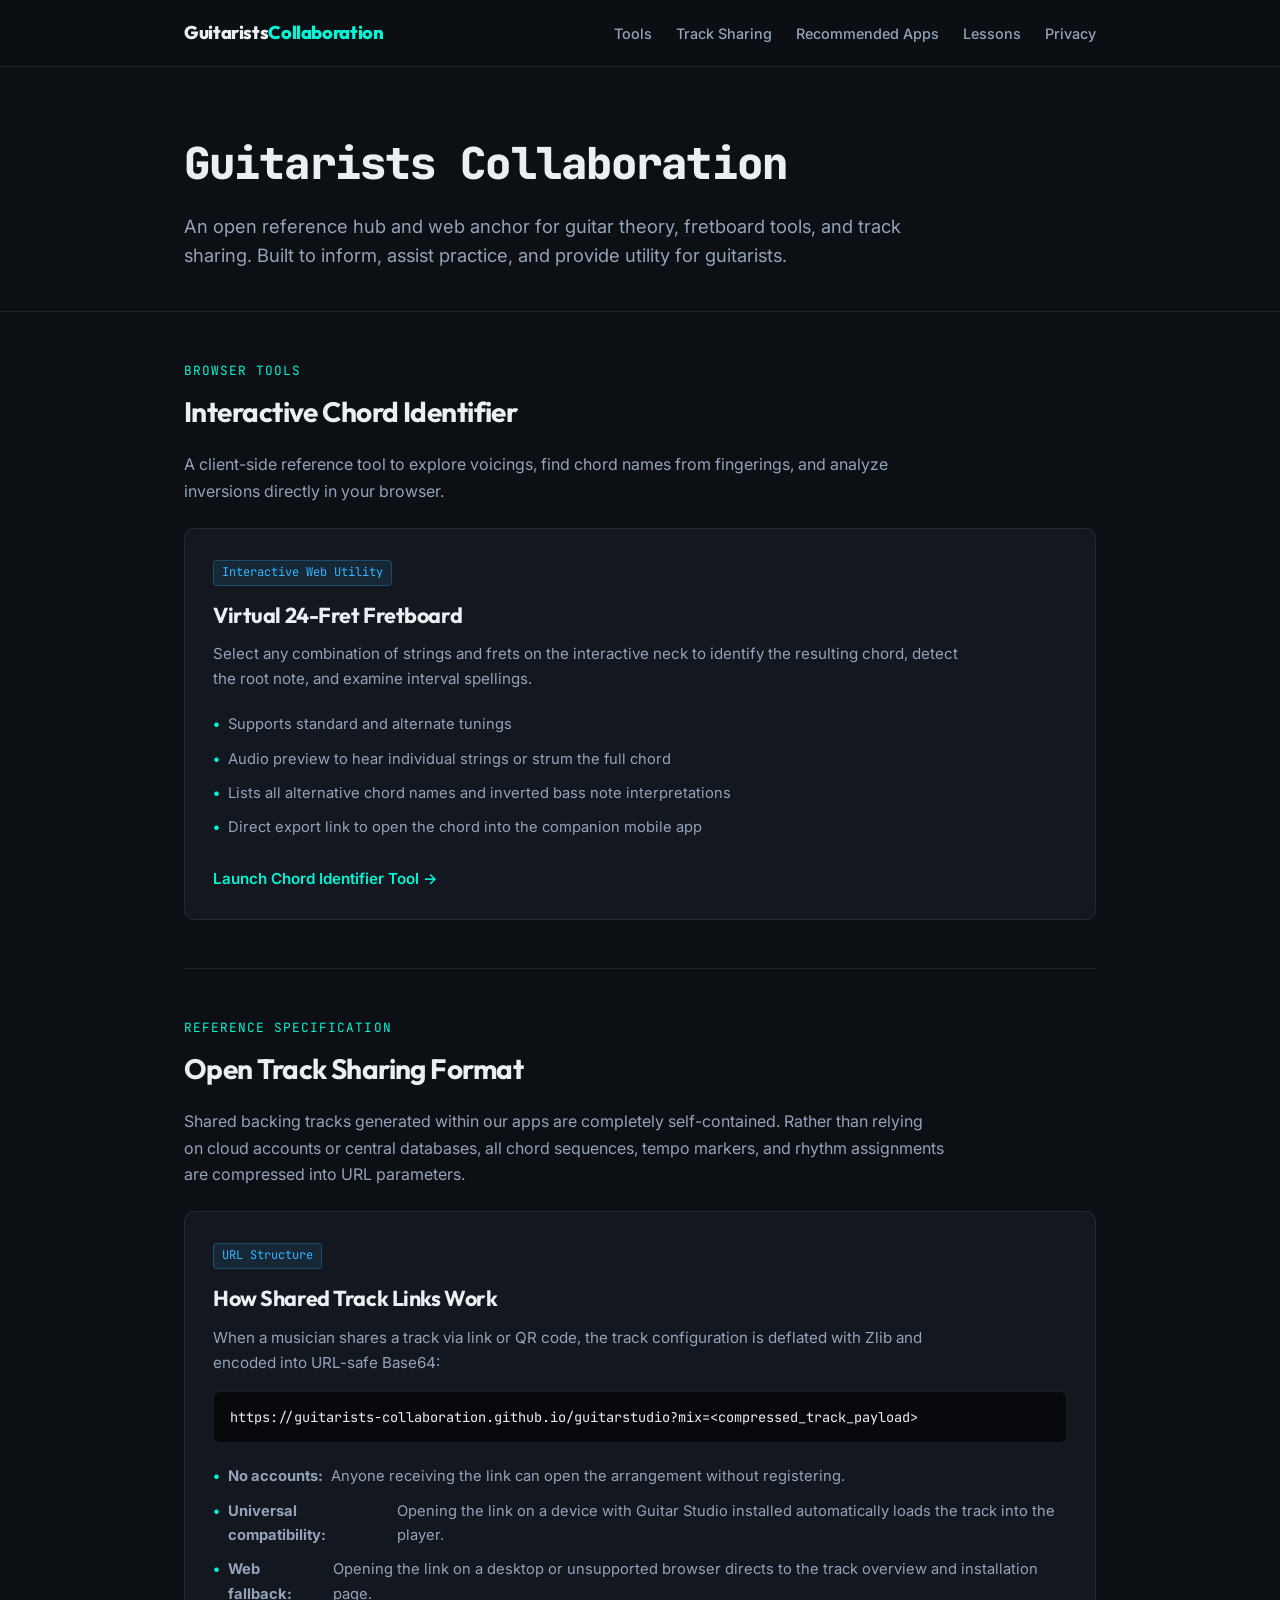
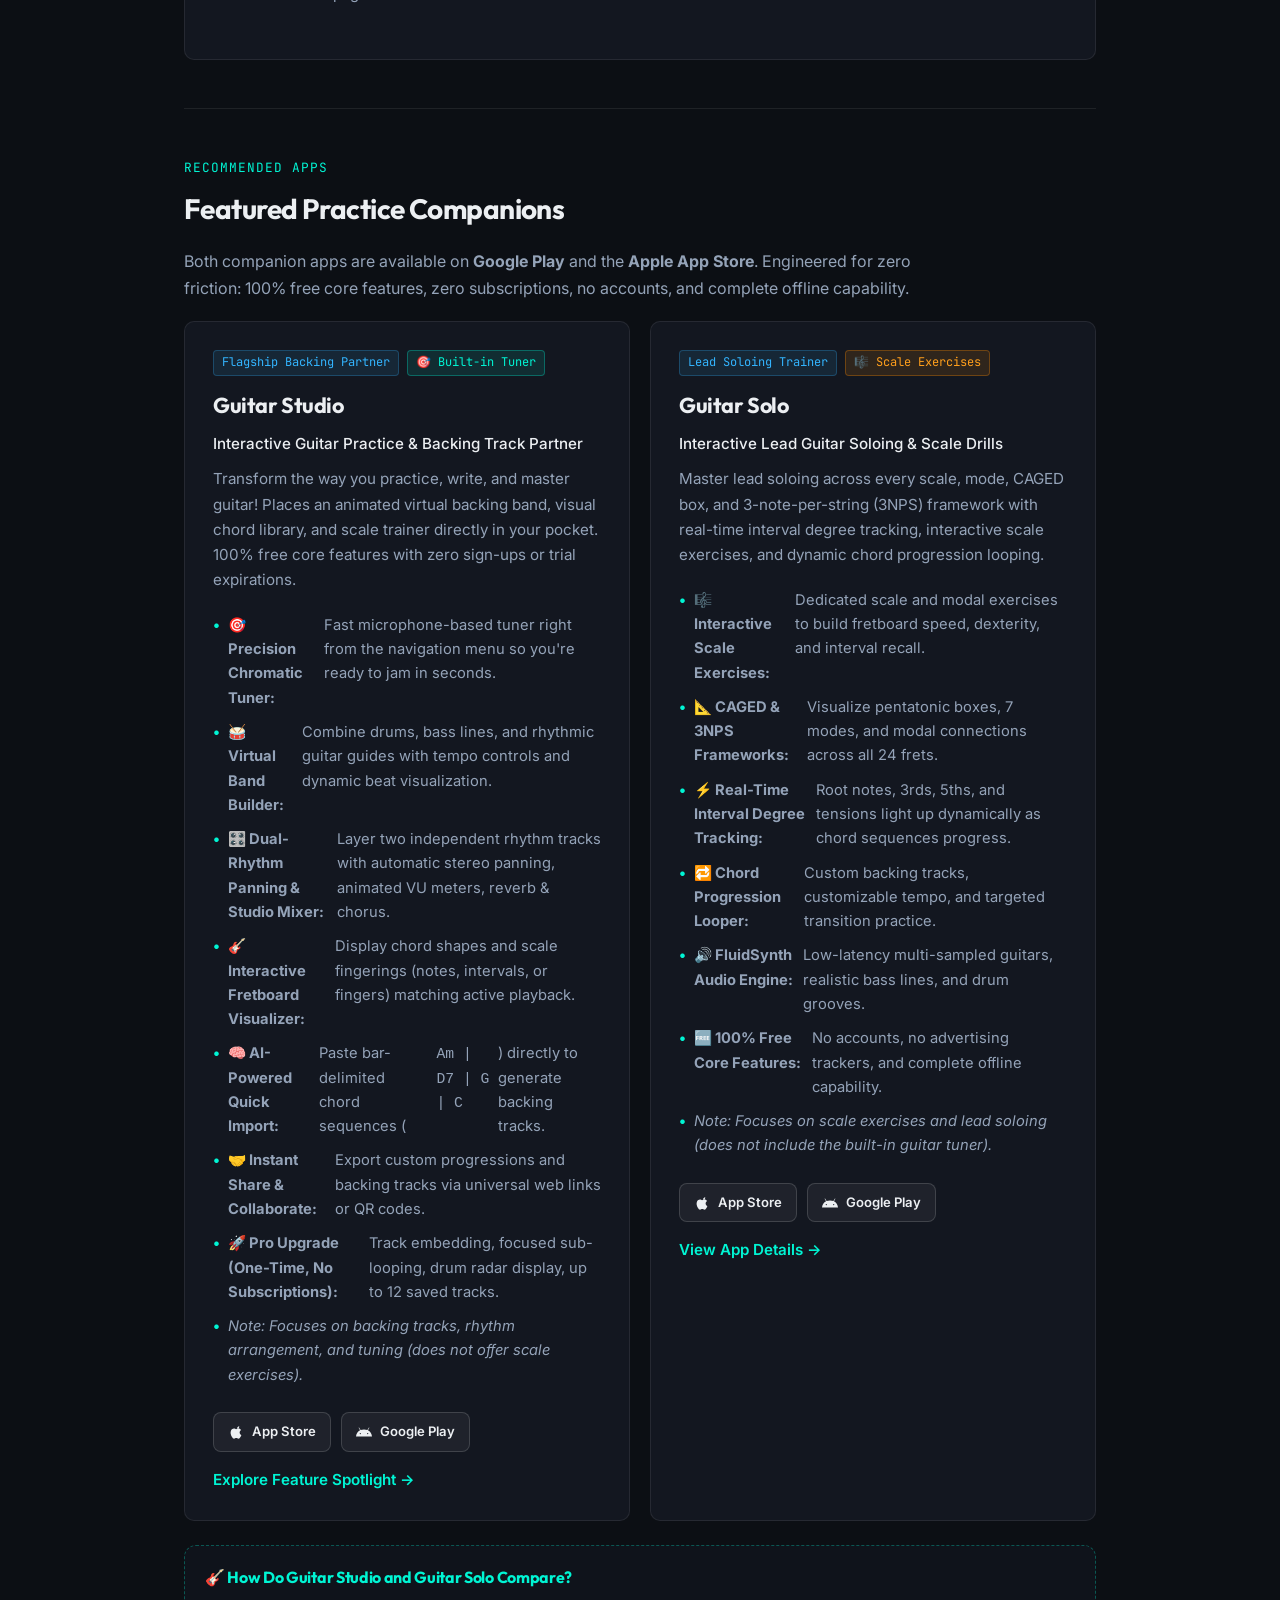
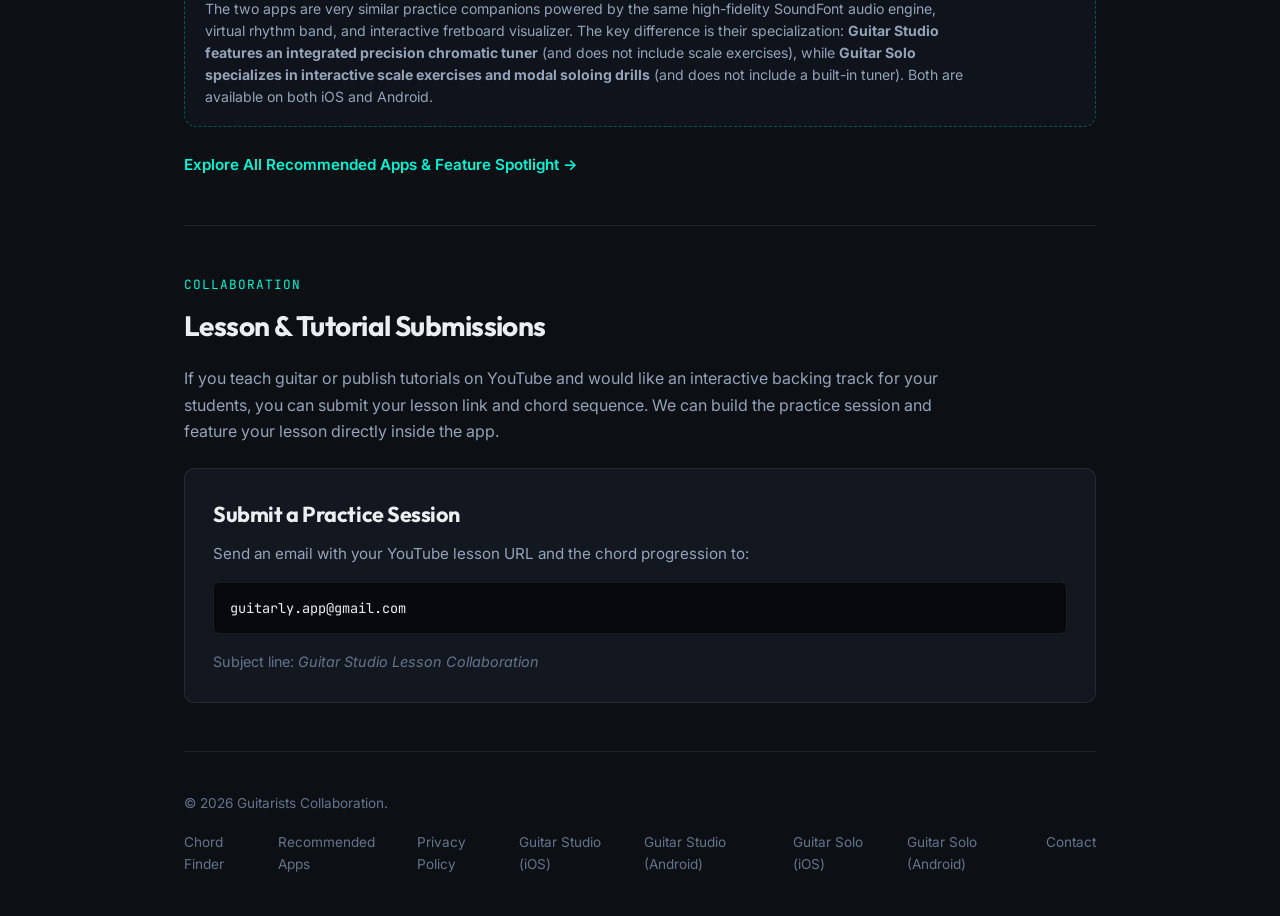
<file: index.html>
<!DOCTYPE html>
<html lang="en">
<head>
    <meta charset="UTF-8">
    <meta name="viewport" content="width=device-width, initial-scale=1.0">
    <title>Guitarists Collaboration | Reference & Practice Tools</title>
    <meta name="description" content="An open reference hub and tool repository for guitarists. Interactive chord finder, open track sharing formats, and mobile practice companion.">
    <meta name="apple-itunes-app" content="app-id=6811331524">
    <link rel="preconnect" href="https://fonts.googleapis.com">
    <link rel="preconnect" href="https://fonts.gstatic.com" crossorigin>
    <link href="https://fonts.googleapis.com/css2?family=Inter:wght@400;500;600;700&family=Outfit:wght@600;700;800&family=JetBrains+Mono:wght@400;500;600&display=swap" rel="stylesheet">
    <style>
        :root {
            --bg: #0c0f14;
            --surface: #131720;
            --surface-card: #181d28;
            --border: rgba(255, 255, 255, 0.08);
            --border-hover: rgba(0, 245, 212, 0.35);
            --teal: #00f5d4;
            --laser-blue: #33b5ff;
            --text-primary: #eceff2;
            --text-secondary: #94a3b8;
            --text-muted: #64748b;
        }

        * {
            box-sizing: border-box;
            margin: 0;
            padding: 0;
        }

        body {
            font-family: 'Inter', -apple-system, BlinkMacSystemFont, "Segoe UI", Roboto, sans-serif;
            background-color: var(--bg);
            color: var(--text-primary);
            line-height: 1.65;
            -webkit-font-smoothing: antialiased;
        }

        h1, h2, h3, h4 {
            font-family: 'Outfit', sans-serif;
            letter-spacing: -0.02em;
            color: var(--text-primary);
        }

        .mono {
            font-family: 'JetBrains Mono', monospace;
        }

        .container {
            max-width: 960px;
            margin: 0 auto;
            padding: 0 24px;
        }

        /* Navbar */
        .navbar {
            border-bottom: 1px solid var(--border);
            padding: 18px 0;
            background: rgba(12, 15, 20, 0.95);
            backdrop-filter: blur(10px);
            position: sticky;
            top: 0;
            z-index: 100;
        }

        .nav-inner {
            display: flex;
            justify-content: space-between;
            align-items: center;
        }

        .logo {
            font-family: 'Outfit', sans-serif;
            font-size: 1.15rem;
            font-weight: 800;
            text-decoration: none;
            color: var(--text-primary);
            letter-spacing: -0.02em;
        }

        .logo span {
            color: var(--teal);
        }

        .nav-links {
            display: flex;
            gap: 24px;
            list-style: none;
            align-items: center;
        }

        .nav-links a {
            color: var(--text-secondary);
            text-decoration: none;
            font-size: 0.9rem;
            font-weight: 500;
            transition: color 0.15s;
        }

        .nav-links a:hover {
            color: var(--teal);
        }

        /* Header / Intro */
        .page-header {
            padding: 60px 0 40px;
            border-bottom: 1px solid var(--border);
        }

        .page-header h1 {
            font-size: clamp(2rem, 4vw, 2.75rem);
            margin-bottom: 12px;
            font-weight: 800;
        }

        .page-header p {
            color: var(--text-secondary);
            font-size: 1.15rem;
            max-width: 720px;
            line-height: 1.6;
        }

        /* Content Sections */
        .resource-section {
            padding: 48px 0;
            border-bottom: 1px solid var(--border);
        }

        .section-label {
            font-size: 0.8rem;
            color: var(--teal);
            text-transform: uppercase;
            letter-spacing: 0.08em;
            margin-bottom: 8px;
            display: block;
        }

        .resource-section h2 {
            font-size: 1.75rem;
            margin-bottom: 16px;
        }

        .resource-section p {
            color: var(--text-secondary);
            font-size: 1rem;
            margin-bottom: 20px;
            max-width: 760px;
        }

        /* Resource Cards */
        .resource-card {
            background: var(--surface);
            border: 1px solid var(--border);
            border-radius: 10px;
            padding: 28px;
            margin-top: 24px;
            transition: border-color 0.15s;
        }

        .resource-card:hover {
            border-color: var(--border-hover);
        }

        .resource-card h3 {
            font-size: 1.35rem;
            margin-bottom: 8px;
            display: flex;
            align-items: center;
            gap: 10px;
        }

        .resource-card p {
            font-size: 0.95rem;
            color: var(--text-secondary);
            margin-bottom: 16px;
        }

        .resource-card ul {
            list-style: none;
            margin-bottom: 20px;
        }

        .resource-card li {
            font-size: 0.92rem;
            color: var(--text-secondary);
            padding: 5px 0;
            display: flex;
            align-items: baseline;
            gap: 8px;
        }

        .resource-card li::before {
            content: '•';
            color: var(--teal);
            font-weight: bold;
        }

        .code-block {
            background: #07090c;
            border: 1px solid var(--border);
            border-radius: 6px;
            padding: 14px 16px;
            font-size: 0.85rem;
            color: var(--text-primary);
            overflow-x: auto;
            margin-bottom: 16px;
        }

        .action-link {
            display: inline-flex;
            align-items: center;
            gap: 6px;
            color: var(--teal);
            text-decoration: none;
            font-weight: 600;
            font-size: 0.95rem;
            transition: gap 0.15s;
        }

        .action-link:hover {
            text-decoration: underline;
            gap: 10px;
        }

        /* Two-Column Utility Grid */
        .grid-two {
            display: grid;
            grid-template-columns: repeat(auto-fit, minmax(340px, 1fr));
            gap: 20px;
            margin-top: 20px;
        }

        .info-pill {
            display: inline-block;
            background: rgba(51, 181, 255, 0.1);
            color: var(--laser-blue);
            border: 1px solid rgba(51, 181, 255, 0.25);
            padding: 2px 8px;
            border-radius: 4px;
            font-size: 0.75rem;
            margin-bottom: 12px;
        }

        .info-pill.tuner-pill {
            background: rgba(0, 245, 212, 0.1);
            color: var(--teal);
            border-color: rgba(0, 245, 212, 0.3);
        }

        .info-pill.scale-pill {
            background: rgba(255, 140, 0, 0.12);
            color: #ff9f1c;
            border-color: rgba(255, 140, 0, 0.3);
        }

        .app-store-btns {
            display: flex;
            flex-wrap: wrap;
            gap: 10px;
            margin-top: 16px;
            margin-bottom: 14px;
        }

        .mini-store-btn {
            display: inline-flex;
            align-items: center;
            gap: 8px;
            background: rgba(255, 255, 255, 0.05);
            border: 1px solid rgba(255, 255, 255, 0.15);
            color: var(--text-primary);
            padding: 8px 14px;
            border-radius: 8px;
            font-size: 0.82rem;
            font-weight: 600;
            text-decoration: none;
            transition: all 0.2s ease;
        }

        .mini-store-btn:hover {
            background: rgba(255, 255, 255, 0.1);
            border-color: var(--teal);
            color: #ffffff;
            transform: translateY(-1px);
        }

        .mini-store-btn svg {
            width: 16px;
            height: 16px;
            fill: currentColor;
            flex-shrink: 0;
        }

        .comparison-card {
            background: rgba(19, 23, 32, 0.6);
            border: 1px dashed rgba(0, 245, 212, 0.3);
            border-radius: 12px;
            padding: 18px 20px;
            margin-top: 24px;
        }

        .comparison-card h4 {
            font-size: 1rem;
            color: var(--teal);
            margin-bottom: 8px;
            display: flex;
            align-items: center;
            gap: 8px;
        }

        .comparison-card p {
            font-size: 0.88rem;
            color: var(--text-secondary);
            margin-bottom: 0;
            line-height: 1.55;
        }

        /* Footer */
        footer {
            padding: 40px 0;
            color: var(--text-muted);
            font-size: 0.85rem;
        }

        .footer-inner {
            display: flex;
            justify-content: space-between;
            align-items: center;
            flex-wrap: wrap;
            gap: 16px;
        }

        .footer-links {
            display: flex;
            gap: 20px;
            list-style: none;
        }

        .footer-links a {
            color: var(--text-muted);
            text-decoration: none;
        }

        .footer-links a:hover {
            color: var(--text-secondary);
        }

        @media (max-width: 680px) {
            .nav-links {
                gap: 14px;
            }
            .grid-two {
                grid-template-columns: 1fr;
            }
        }
    </style>
</head>
<body>

    <!-- Top Navigation -->
    <nav class="navbar">
        <div class="container nav-inner">
            <a href="index.html" class="logo">
                Guitarists<span>Collaboration</span>
            </a>
            <ul class="nav-links">
                <li><a href="#tools">Tools</a></li>
                <li><a href="#sharing">Track Sharing</a></li>
                <li><a href="recommended-apps.html">Recommended Apps</a></li>
                <li><a href="#lessons">Lessons</a></li>
                <li><a href="privacy.html">Privacy</a></li>
            </ul>
        </div>
    </nav>

    <!-- Main Header -->
    <header class="page-header">
        <div class="container">
            <h1 class="mono">Guitarists Collaboration</h1>
            <p>
                An open reference hub and web anchor for guitar theory, fretboard tools, and track sharing. Built to inform, assist practice, and provide utility for guitarists.
            </p>
        </div>
    </header>

    <main class="container">

        <!-- 1. Interactive Browser Tools -->
        <section class="resource-section" id="tools">
            <span class="section-label mono">Browser Tools</span>
            <h2>Interactive Chord Identifier</h2>
            <p>
                A client-side reference tool to explore voicings, find chord names from fingerings, and analyze inversions directly in your browser.
            </p>

            <div class="resource-card">
                <span class="info-pill mono">Interactive Web Utility</span>
                <h3>Virtual 24-Fret Fretboard</h3>
                <p>
                    Select any combination of strings and frets on the interactive neck to identify the resulting chord, detect the root note, and examine interval spellings.
                </p>
                <ul>
                    <li>Supports standard and alternate tunings</li>
                    <li>Audio preview to hear individual strings or strum the full chord</li>
                    <li>Lists all alternative chord names and inverted bass note interpretations</li>
                    <li>Direct export link to open the chord into the companion mobile app</li>
                </ul>
                <a href="chord-identifier.html" class="action-link">
                    Launch Chord Identifier Tool &rarr;
                </a>
            </div>
        </section>

        <!-- 2. Track Sharing & Link Specifications -->
        <section class="resource-section" id="sharing">
            <span class="section-label mono">Reference Specification</span>
            <h2>Open Track Sharing Format</h2>
            <p>
                Shared backing tracks generated within our apps are completely self-contained. Rather than relying on cloud accounts or central databases, all chord sequences, tempo markers, and rhythm assignments are compressed into URL parameters.
            </p>

            <div class="resource-card">
                <span class="info-pill mono">URL Structure</span>
                <h3>How Shared Track Links Work</h3>
                <p>
                    When a musician shares a track via link or QR code, the track configuration is deflated with Zlib and encoded into URL-safe Base64:
                </p>
                <div class="code-block mono">
                    https://guitarists-collaboration.github.io/guitarstudio?mix=&lt;compressed_track_payload&gt;
                </div>
                <ul>
                    <li><strong>No accounts:</strong> Anyone receiving the link can open the arrangement without registering.</li>
                    <li><strong>Universal compatibility:</strong> Opening the link on a device with Guitar Studio installed automatically loads the track into the player.</li>
                    <li><strong>Web fallback:</strong> Opening the link on a desktop or unsupported browser directs to the track overview and installation page.</li>
                </ul>
            </div>
        </section>

        <!-- 3. Recommended Apps -->
        <section class="resource-section" id="apps">
            <span class="section-label mono">Recommended Apps</span>
            <h2>Featured Practice Companions</h2>
            <p>
                Both companion apps are available on <strong>Google Play</strong> and the <strong>Apple App Store</strong>. Engineered for zero friction: 100% free core features, zero subscriptions, no accounts, and complete offline capability.
            </p>

            <div class="grid-two">
                <!-- Guitar Studio Card -->
                <div class="resource-card" style="margin-top: 0;">
                    <div style="display: flex; gap: 8px; flex-wrap: wrap;">
                        <span class="info-pill mono">Flagship Backing Partner</span>
                        <span class="info-pill tuner-pill mono">🎯 Built-in Tuner</span>
                    </div>
                    <h3>Guitar Studio</h3>
                    <p style="font-weight: 500; color: var(--text-primary); margin-bottom: 10px;">
                        Interactive Guitar Practice & Backing Track Partner
                    </p>
                    <p>
                        Transform the way you practice, write, and master guitar! Places an animated virtual backing band, visual chord library, and scale trainer directly in your pocket. 100% free core features with zero sign-ups or trial expirations.
                    </p>
                    <ul>
                        <li><strong>🎯 Precision Chromatic Tuner:</strong> Fast microphone-based tuner right from the navigation menu so you're ready to jam in seconds.</li>
                        <li><strong>🥁 Virtual Band Builder:</strong> Combine drums, bass lines, and rhythmic guitar guides with tempo controls and dynamic beat visualization.</li>
                        <li><strong>🎛️ Dual-Rhythm Panning & Studio Mixer:</strong> Layer two independent rhythm tracks with automatic stereo panning, animated VU meters, reverb & chorus.</li>
                        <li><strong>🎸 Interactive Fretboard Visualizer:</strong> Display chord shapes and scale fingerings (notes, intervals, or fingers) matching active playback.</li>
                        <li><strong>🧠 AI-Powered Quick Import:</strong> Paste bar-delimited chord sequences (<code>Am | D7 | G | C</code>) directly to generate backing tracks.</li>
                        <li><strong>🤝 Instant Share & Collaborate:</strong> Export custom progressions and backing tracks via universal web links or QR codes.</li>
                        <li><strong>🚀 Pro Upgrade (One-Time, No Subscriptions):</strong> Track embedding, focused sub-looping, drum radar display, up to 12 saved tracks.</li>
                        <li><em>Note: Focuses on backing tracks, rhythm arrangement, and tuning (does not offer scale exercises).</em></li>
                    </ul>

                    <div class="app-store-btns">
                        <a href="https://apps.apple.com/app/id6811331524" class="mini-store-btn" target="_blank" rel="noopener">
                            <svg viewBox="0 0 24 24"><path d="M18.71 19.5c-.83 1.24-1.71 2.45-3.05 2.47-1.34.03-1.77-.79-3.29-.79-1.53 0-2 .77-3.27.82-1.31.05-2.3-1.32-3.14-2.53C4.25 17 2.94 12.45 4.7 9.39c.87-1.52 2.43-2.48 4.12-2.51 1.28-.02 2.5.87 3.29.87.78 0 2.26-1.07 3.81-.91.65.03 2.47.26 3.64 1.98-.09.06-2.17 1.28-2.15 3.81.03 3.02 2.65 4.03 2.68 4.04-.03.07-.42 1.44-1.38 2.83M15.97 6.38c.62-.75 1.04-1.8 0.92-2.85-.9.04-1.99.6-2.63 1.35-.57.65-1.06 1.72-.93 2.74 1.01.08 2.02-.49 2.64-1.24z"/></svg>
                            App Store
                        </a>
                        <a href="https://play.google.com/store/apps/details?id=g9.smt.guitarStudio" class="mini-store-btn" target="_blank" rel="noopener">
                            <svg viewBox="0 0 24 24"><path d="M17.523 15.3414c-.5511 0-.9993-.4486-.9993-.9997s.4482-.9993.9993-.9993c.551 0 .9993.4482.9993.9993.0001.5511-.4483.9997-.9993.9997m-11.046 0c-.5511 0-.9993-.4486-.9993-.9997s.4482-.9993.9993-.9993c.5511 0 .9993.4482.9993.9993 0 .5511-.4482.9997-.9993.9997m11.4045-6.02l1.9973-3.4592a.416.416 0 00-.1521-.5676.416.416 0 00-.5676.1521l-2.0223 3.503C15.5902 8.411 13.8533 8.082 12 8.082c-1.8533 0-3.5902.329-5.1368.8677L4.8409 5.4467a.4161.4161 0 00-.5677-.1521.4157.4157 0 00-.1521.5676l1.9973 3.4592C2.6889 11.1867.3432 14.6589 0 18.761h24c-.3432-4.1021-2.6889-7.5743-6.1185-9.4396"/></svg>
                            Google Play
                        </a>
                    </div>

                    <a href="recommended-apps.html" class="action-link">
                        Explore Feature Spotlight &rarr;
                    </a>
                </div>

                <!-- Guitar Solo Card -->
                <div class="resource-card" style="margin-top: 0;">
                    <div style="display: flex; gap: 8px; flex-wrap: wrap;">
                        <span class="info-pill mono">Lead Soloing Trainer</span>
                        <span class="info-pill scale-pill mono">🎼 Scale Exercises</span>
                    </div>
                    <h3>Guitar Solo</h3>
                    <p style="font-weight: 500; color: var(--text-primary); margin-bottom: 10px;">
                        Interactive Lead Guitar Soloing & Scale Drills
                    </p>
                    <p>
                        Master lead soloing across every scale, mode, CAGED box, and 3-note-per-string (3NPS) framework with real-time interval degree tracking, interactive scale exercises, and dynamic chord progression looping.
                    </p>
                    <ul>
                        <li><strong>🎼 Interactive Scale Exercises:</strong> Dedicated scale and modal exercises to build fretboard speed, dexterity, and interval recall.</li>
                        <li><strong>📐 CAGED & 3NPS Frameworks:</strong> Visualize pentatonic boxes, 7 modes, and modal connections across all 24 frets.</li>
                        <li><strong>⚡ Real-Time Interval Degree Tracking:</strong> Root notes, 3rds, 5ths, and tensions light up dynamically as chord sequences progress.</li>
                        <li><strong>🔁 Chord Progression Looper:</strong> Custom backing tracks, customizable tempo, and targeted transition practice.</li>
                        <li><strong>🔊 FluidSynth Audio Engine:</strong> Low-latency multi-sampled guitars, realistic bass lines, and drum grooves.</li>
                        <li><strong>🆓 100% Free Core Features:</strong> No accounts, no advertising trackers, and complete offline capability.</li>
                        <li><em>Note: Focuses on scale exercises and lead soloing (does not include the built-in guitar tuner).</em></li>
                    </ul>

                    <div class="app-store-btns">
                        <a href="https://apps.apple.com/app/id6801060836" class="mini-store-btn" target="_blank" rel="noopener">
                            <svg viewBox="0 0 24 24"><path d="M18.71 19.5c-.83 1.24-1.71 2.45-3.05 2.47-1.34.03-1.77-.79-3.29-.79-1.53 0-2 .77-3.27.82-1.31.05-2.3-1.32-3.14-2.53C4.25 17 2.94 12.45 4.7 9.39c.87-1.52 2.43-2.48 4.12-2.51 1.28-.02 2.5.87 3.29.87.78 0 2.26-1.07 3.81-.91.65.03 2.47.26 3.64 1.98-.09.06-2.17 1.28-2.15 3.81.03 3.02 2.65 4.03 2.68 4.04-.03.07-.42 1.44-1.38 2.83M15.97 6.38c.62-.75 1.04-1.8 0.92-2.85-.9.04-1.99.6-2.63 1.35-.57.65-1.06 1.72-.93 2.74 1.01.08 2.02-.49 2.64-1.24z"/></svg>
                            App Store
                        </a>
                        <a href="https://play.google.com/store/apps/details?id=guitar.solo" class="mini-store-btn" target="_blank" rel="noopener">
                            <svg viewBox="0 0 24 24"><path d="M17.523 15.3414c-.5511 0-.9993-.4486-.9993-.9997s.4482-.9993.9993-.9993c.551 0 .9993.4482.9993.9993.0001.5511-.4483.9997-.9993.9997m-11.046 0c-.5511 0-.9993-.4486-.9993-.9997s.4482-.9993.9993-.9993c.5511 0 .9993.4482.9993.9993 0 .5511-.4482.9997-.9993.9997m11.4045-6.02l1.9973-3.4592a.416.416 0 00-.1521-.5676.416.416 0 00-.5676.1521l-2.0223 3.503C15.5902 8.411 13.8533 8.082 12 8.082c-1.8533 0-3.5902.329-5.1368.8677L4.8409 5.4467a.4161.4161 0 00-.5677-.1521.4157.4157 0 00-.1521.5676l1.9973 3.4592C2.6889 11.1867.3432 14.6589 0 18.761h24c-.3432-4.1021-2.6889-7.5743-6.1185-9.4396"/></svg>
                            Google Play
                        </a>
                    </div>

                    <a href="recommended-apps.html" class="action-link">
                        View App Details &rarr;
                    </a>
                </div>
            </div>

            <!-- Comparison Highlight Box -->
            <div class="comparison-card">
                <h4>🎸 How Do Guitar Studio and Guitar Solo Compare?</h4>
                <p>
                    The two apps are very similar practice companions powered by the same high-fidelity SoundFont audio engine, virtual rhythm band, and interactive fretboard visualizer. The key difference is their specialization: <strong>Guitar Studio features an integrated precision chromatic tuner</strong> (and does not include scale exercises), while <strong>Guitar Solo specializes in interactive scale exercises and modal soloing drills</strong> (and does not include a built-in tuner). Both are available on both iOS and Android.
                </p>
            </div>

            <div style="margin-top: 24px;">
                <a href="recommended-apps.html" class="action-link">
                    Explore All Recommended Apps & Feature Spotlight &rarr;
                </a>
            </div>
        </section>

        <!-- 4. Lessons & Teacher Submissions -->
        <section class="resource-section" id="lessons">
            <span class="section-label mono">Collaboration</span>
            <h2>Lesson & Tutorial Submissions</h2>
            <p>
                If you teach guitar or publish tutorials on YouTube and would like an interactive backing track for your students, you can submit your lesson link and chord sequence. We can build the practice session and feature your lesson directly inside the app.
            </p>

            <div class="resource-card">
                <h3>Submit a Practice Session</h3>
                <p>
                    Send an email with your YouTube lesson URL and the chord progression to:
                </p>
                <div class="code-block mono">
                    guitarly.app@gmail.com
                </div>
                <p style="font-size: 0.9rem; color: var(--text-muted); margin-bottom: 0;">
                    Subject line: <em>Guitar Studio Lesson Collaboration</em>
                </p>
            </div>
        </section>

    </main>

    <!-- Footer -->
    <footer>
        <div class="container footer-inner">
            <p>&copy; 2026 Guitarists Collaboration.</p>
            <ul class="footer-links">
                <li><a href="chord-identifier.html">Chord Finder</a></li>
                <li><a href="recommended-apps.html">Recommended Apps</a></li>
                <li><a href="privacy.html">Privacy Policy</a></li>
                <li><a href="https://apps.apple.com/app/id6811331524" title="Guitar Studio on Apple App Store">Guitar Studio (iOS)</a></li>
                <li><a href="https://play.google.com/store/apps/details?id=g9.smt.guitarStudio" title="Guitar Studio on Google Play">Guitar Studio (Android)</a></li>
                <li><a href="https://apps.apple.com/app/id6801060836" title="Guitar Solo on Apple App Store">Guitar Solo (iOS)</a></li>
                <li><a href="https://play.google.com/store/apps/details?id=guitar.solo" title="Guitar Solo on Google Play">Guitar Solo (Android)</a></li>
                <li><a href="mailto:guitarly.app@gmail.com">Contact</a></li>
            </ul>
        </div>
    </footer>

</body>
</html>
</file>
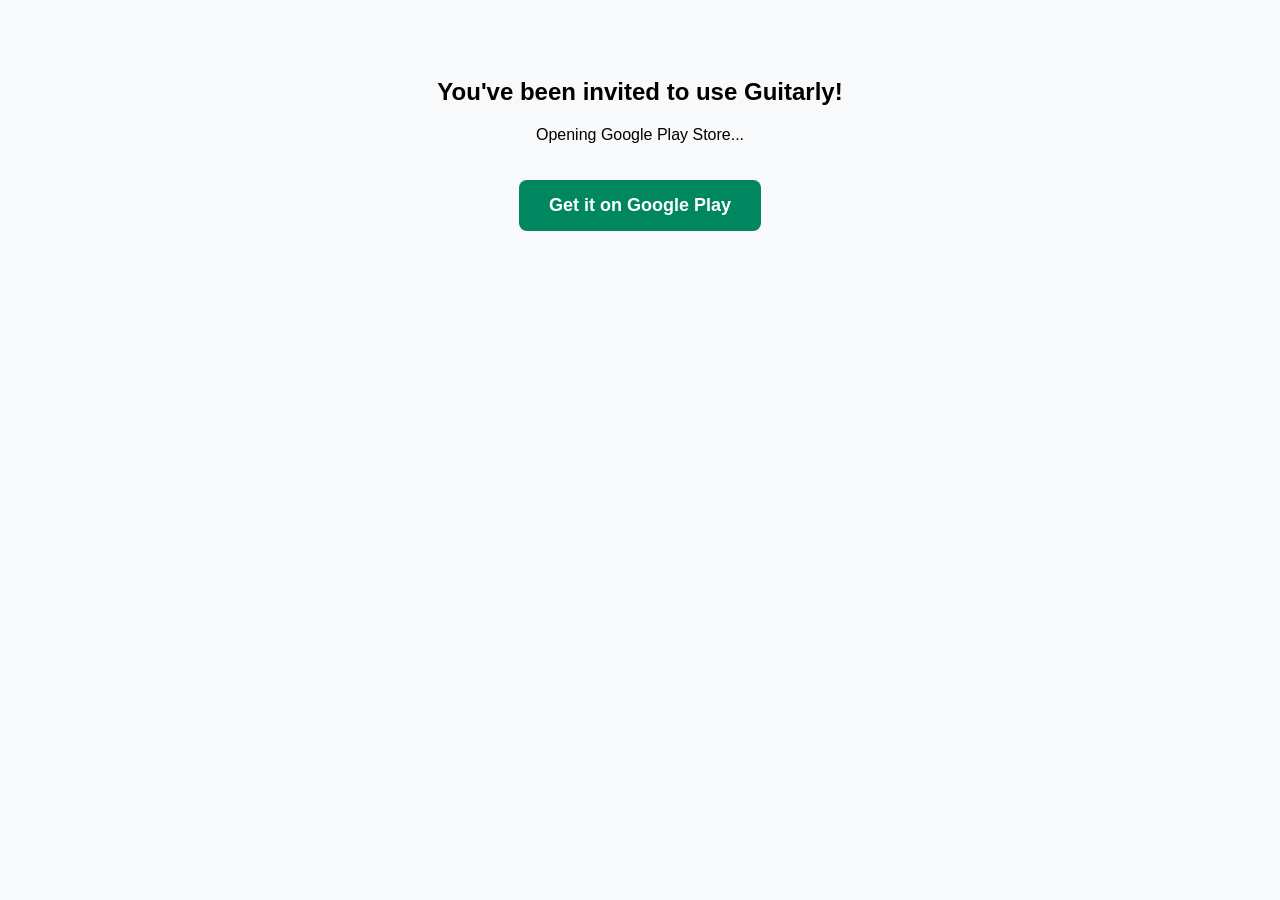
<file: guitarly/index.html>
<!DOCTYPE html>
<html lang="en">
<head>
    <meta charset="UTF-8">
    <meta name="viewport" content="width=device-width, initial-scale=1.0">
    <title>Download Guitarly</title>
    <style>
        body { font-family: sans-serif; text-align: center; padding: 50px; background-color: #f8f9fa; }
        .btn { display: inline-block; padding: 15px 30px; font-size: 18px; color: white; background-color: #01875f; text-decoration: none; border-radius: 8px; margin-top: 20px; font-weight: bold; }
    </style>
    <script>
        const APP_PACKAGE_NAME = "g9.guitarly";
        
        window.onload = function() {
            window.location.href = "market://details?id=" + APP_PACKAGE_NAME;
            setTimeout(function() {
                window.location.href = "https://play.google.com/store/apps/details?id=" + APP_PACKAGE_NAME;
            }, 2000);
        };
    </script>
</head>
<body>
    <h2>You've been invited to use Guitarly!</h2>
    <p>Opening Google Play Store...</p>
    <a href="https://play.google.com/store/apps/details?id=g9.guitarly" class="btn">Get it on Google Play</a>
</body>
</html>
</file>
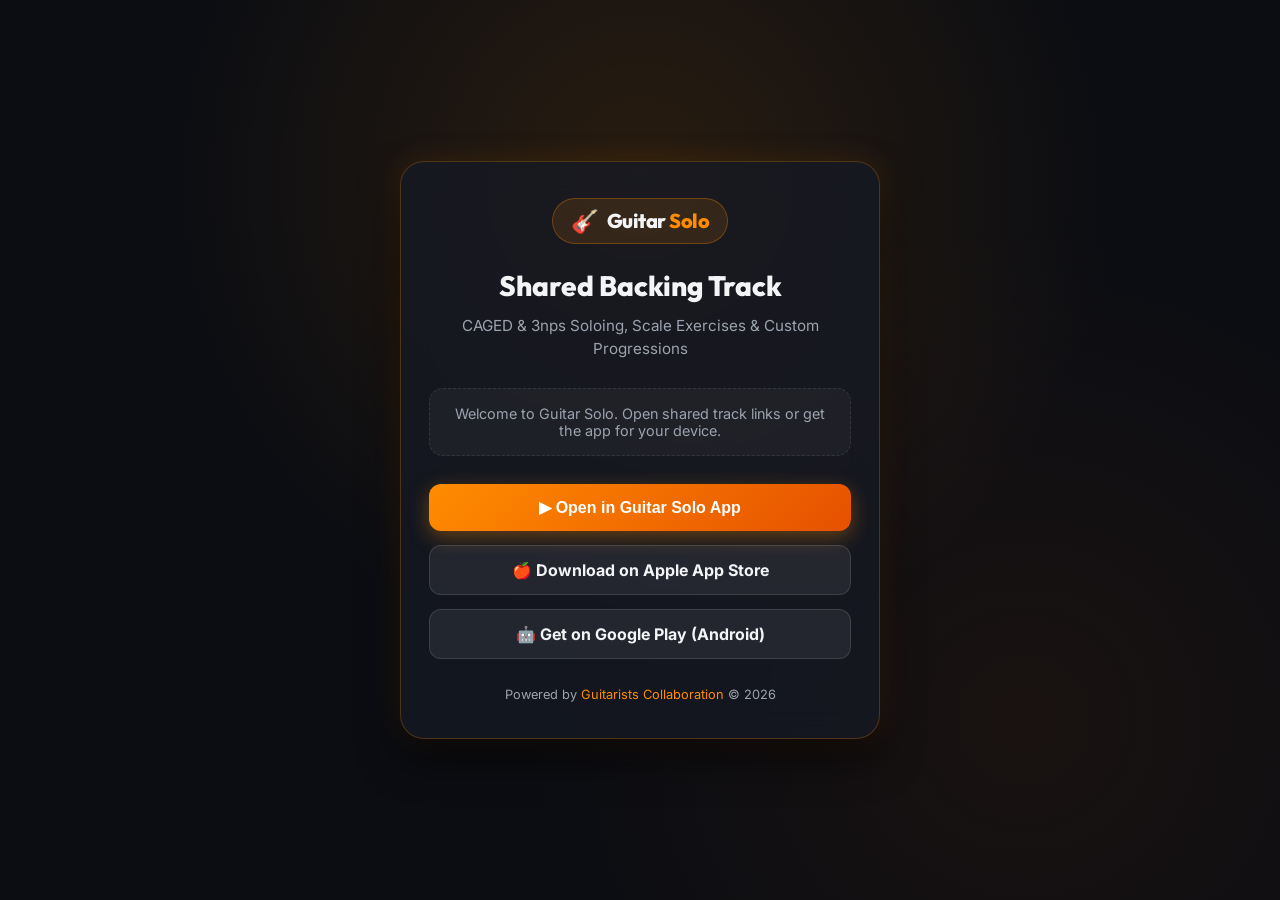
<file: guitarsolo/index.html>
<!DOCTYPE html>
<html lang="en">

<head>
    <meta charset="UTF-8">
    <meta name="viewport" content="width=device-width, initial-scale=1.0">
    <title>Guitar Solo | Backing Track & Exercise Studio</title>
    <meta name="description" content="Open and play shared custom guitar backing tracks, scale exercises, and chord progressions in Guitar Solo.">
    <meta name="apple-itunes-app" content="app-id=6801060836">
    <link rel="preconnect" href="https://fonts.googleapis.com">
    <link rel="preconnect" href="https://fonts.gstatic.com" crossorigin>
    <link href="https://fonts.googleapis.com/css2?family=Inter:wght@400;600;700&family=Outfit:wght@600;800&display=swap" rel="stylesheet">
    <style>
        :root {
            --bg-dark: #0b0d12;
            --card-bg: rgba(22, 26, 36, 0.75);
            --border-color: rgba(255, 140, 0, 0.25);
            --primary-orange: #ff8c00;
            --primary-orange-hover: #ff9f1c;
            --text-main: #f3f4f6;
            --text-sub: #9ca3af;
            --accent-glow: rgba(255, 140, 0, 0.15);
        }

        * {
            box-sizing: border-box;
            margin: 0;
            padding: 0;
        }

        body {
            font-family: 'Inter', -apple-system, BlinkMacSystemFont, sans-serif;
            background-color: var(--bg-dark);
            color: var(--text-main);
            min-height: 100vh;
            display: flex;
            flex-direction: column;
            align-items: center;
            justify-content: center;
            padding: 24px;
            background-image: 
                radial-gradient(circle at 50% 20%, rgba(255, 140, 0, 0.12) 0%, transparent 50%),
                radial-gradient(circle at 80% 80%, rgba(255, 100, 0, 0.06) 0%, transparent 40%);
        }

        .container {
            width: 100%;
            max-width: 480px;
            background: var(--card-bg);
            border: 1px solid var(--border-color);
            border-radius: 24px;
            padding: 36px 28px;
            backdrop-filter: blur(16px);
            -webkit-backdrop-filter: blur(16px);
            box-shadow: 0 20px 40px rgba(0, 0, 0, 0.6), 0 0 30px var(--accent-glow);
            text-align: center;
            animation: fadeIn 0.6s ease-out;
        }

        @keyframes fadeIn {
            from { opacity: 0; transform: translateY(16px); }
            to { opacity: 1; transform: translateY(0); }
        }

        .logo-badge {
            display: inline-flex;
            align-items: center;
            gap: 8px;
            background: rgba(255, 140, 0, 0.12);
            border: 1px solid rgba(255, 140, 0, 0.3);
            padding: 8px 18px;
            border-radius: 30px;
            margin-bottom: 24px;
        }

        .logo-icon {
            font-size: 1.4rem;
        }

        .logo-text {
            font-family: 'Outfit', sans-serif;
            font-size: 1.25rem;
            font-weight: 800;
            letter-spacing: -0.5px;
        }

        .logo-text span {
            color: var(--primary-orange);
        }

        h1 {
            font-family: 'Outfit', sans-serif;
            font-size: 1.75rem;
            font-weight: 800;
            margin-bottom: 12px;
            line-height: 1.25;
        }

        p.subtitle {
            color: var(--text-sub);
            font-size: 0.95rem;
            line-height: 1.5;
            margin-bottom: 28px;
        }

        .status-box {
            background: rgba(255, 255, 255, 0.04);
            border-radius: 14px;
            padding: 16px;
            margin-bottom: 28px;
            font-size: 0.9rem;
            color: var(--text-sub);
            border: 1px dashed rgba(255, 255, 255, 0.1);
        }

        .status-box.active {
            border-color: var(--primary-orange);
            color: var(--text-main);
            background: rgba(255, 140, 0, 0.08);
        }

        .btn-group {
            display: flex;
            flex-direction: column;
            gap: 14px;
        }

        .btn {
            display: flex;
            align-items: center;
            justify-content: center;
            gap: 10px;
            width: 100%;
            padding: 14px 20px;
            border-radius: 12px;
            font-weight: 700;
            font-size: 1rem;
            text-decoration: none;
            transition: all 0.25s ease;
            cursor: pointer;
            border: none;
        }

        .btn-primary {
            background: linear-gradient(135deg, #ff8c00 0%, #e65100 100%);
            color: #ffffff;
            box-shadow: 0 6px 20px rgba(255, 140, 0, 0.35);
        }

        .btn-primary:hover {
            transform: translateY(-2px);
            box-shadow: 0 8px 25px rgba(255, 140, 0, 0.5);
        }

        .btn-secondary {
            background: rgba(255, 255, 255, 0.07);
            color: var(--text-main);
            border: 1px solid rgba(255, 255, 255, 0.12);
        }

        .btn-secondary:hover {
            background: rgba(255, 255, 255, 0.12);
            border-color: rgba(255, 255, 255, 0.25);
        }

        .footer-note {
            margin-top: 28px;
            font-size: 0.8rem;
            color: var(--text-sub);
        }

        .footer-note a {
            color: var(--primary-orange);
            text-decoration: none;
        }

        .footer-note a:hover {
            text-decoration: underline;
        }
    </style>
    <script>
        const APP_PACKAGE_ANDROID = "guitar.solo";
        const SCHEME_IOS = "guitarsolo";

        document.addEventListener('DOMContentLoaded', function () {
            const urlParams = new URLSearchParams(window.location.search);
            const mix = urlParams.get('mix');
            const statusEl = document.getElementById('status-message');
            const isIOS = /iPhone|iPad|iPod/i.test(navigator.userAgent);
            const isAndroid = /Android/i.test(navigator.userAgent);

            if (mix) {
                if (statusEl) {
                    statusEl.classList.add('active');
                    statusEl.innerHTML = "🎸 <strong>Custom Backing Track Received!</strong><br>Opening Guitar Solo...";
                }

                if (isAndroid) {
                    const intentUrl = 'intent://share?mix=' + encodeURIComponent(mix) + '#Intent;scheme=guitarsolo;package=' + APP_PACKAGE_ANDROID + ';end';
                    window.location.href = intentUrl;
                } else if (isIOS) {
                    const iosUrl = SCHEME_IOS + '://share?mix=' + encodeURIComponent(mix);
                    window.location.href = iosUrl;
                } else {
                    const iframe = document.createElement('iframe');
                    iframe.style.display = 'none';
                    iframe.src = SCHEME_IOS + '://share?mix=' + encodeURIComponent(mix);
                    document.body.appendChild(iframe);
                }
            } else {
                if (statusEl) {
                    statusEl.innerHTML = "Welcome to Guitar Solo. Open shared track links or get the app for your device.";
                }
            }
        });

        function launchApp() {
            const urlParams = new URLSearchParams(window.location.search);
            const mix = urlParams.get('mix') || '';
            const isIOS = /iPhone|iPad|iPod/i.test(navigator.userAgent);

            if (isIOS) {
                window.location.href = SCHEME_IOS + '://share?mix=' + encodeURIComponent(mix);
            } else {
                window.location.href = 'intent://share?mix=' + encodeURIComponent(mix) + '#Intent;scheme=guitarsolo;package=' + APP_PACKAGE_ANDROID + ';end';
            }
        }
    </script>
</head>

<body>
    <div class="container">
        <div class="logo-badge">
            <span class="logo-icon">🎸</span>
            <div class="logo-text">Guitar <span>Solo</span></div>
        </div>

        <h1>Shared Backing Track</h1>
        <p class="subtitle">CAGED & 3nps Soloing, Scale Exercises & Custom Progressions</p>

        <div id="status-message" class="status-box">
            Preparing your backing track...
        </div>

        <div class="btn-group">
            <button onclick="launchApp()" class="btn btn-primary">
                <span>▶ Open in Guitar Solo App</span>
            </button>
            <a href="https://apps.apple.com/app/id6801060836" class="btn btn-secondary">
                <span>🍎 Download on Apple App Store</span>
            </a>
            <a href="https://play.google.com/store/apps/details?id=guitar.solo" class="btn btn-secondary">
                <span>🤖 Get on Google Play (Android)</span>
            </a>
        </div>

        <div class="footer-note">
            Powered by <a href="../index.html">Guitarists Collaboration</a> &copy; 2026
        </div>
    </div>
</body>

</html>
</file>
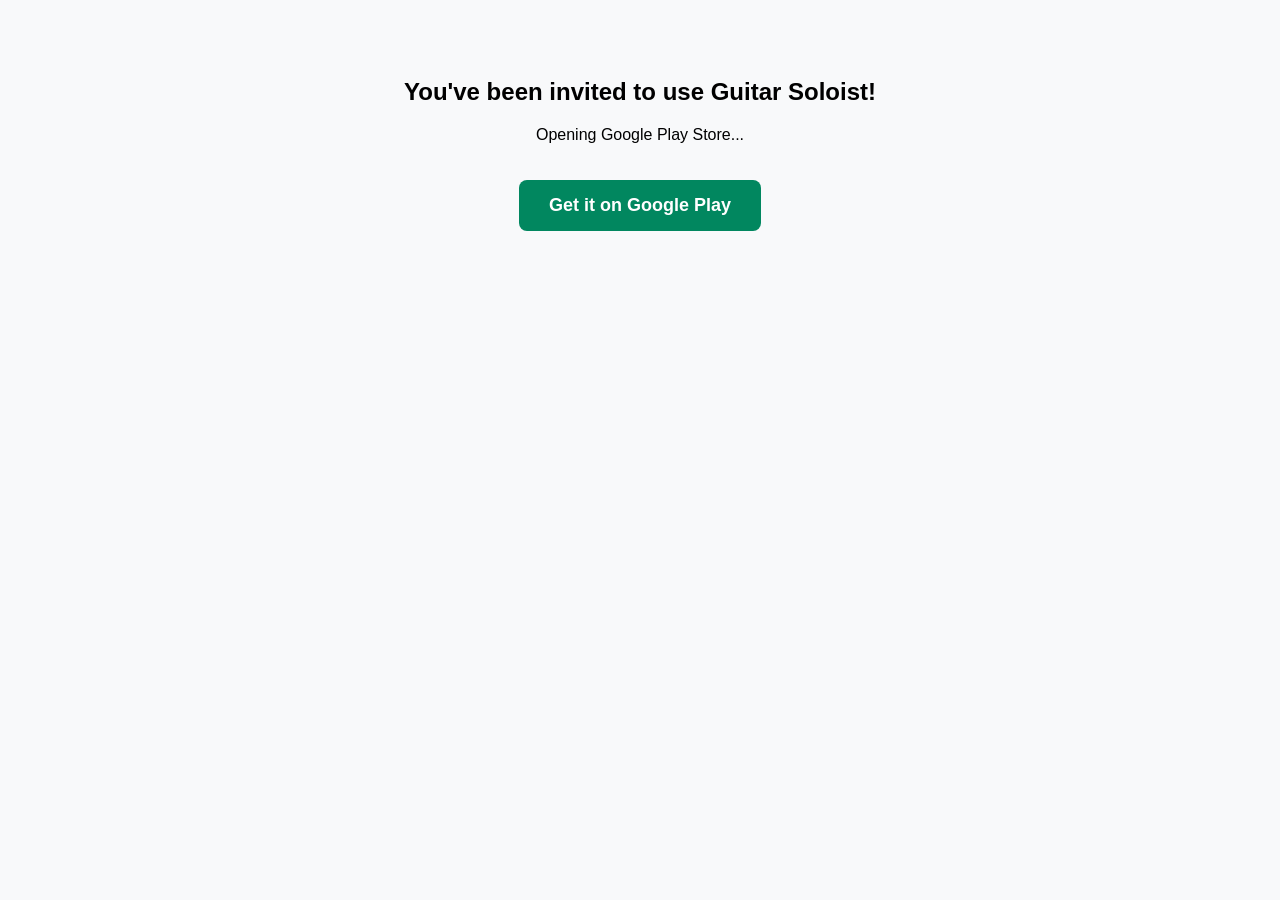
<file: guitarsoloist/index.html>
<!DOCTYPE html>
<html lang="en">
<head>
    <meta charset="UTF-8">
    <meta name="viewport" content="width=device-width, initial-scale=1.0">
    <title>Download Guitar Soloist</title>
    <!-- Add some basic styling so it looks nice if the instant redirect is slow -->
    <style>
        body { font-family: sans-serif; text-align: center; padding: 50px; background-color: #f8f9fa; }
        .btn { display: inline-block; padding: 15px 30px; font-size: 18px; color: white; background-color: #01875f; text-decoration: none; border-radius: 8px; margin-top: 20px; font-weight: bold; }
    </style>
    <script>
        // Set the specific package name for this folder's app
        const APP_PACKAGE_NAME = "g9.smt.guitarSoloist";
        
        window.onload = function() {
            // Attempt to open the native Play Store App directly
            window.location.href = "market://details?id=" + APP_PACKAGE_NAME;
            
            // Fallback: If opening the native app fails (e.g., they are on a PC), 
            // redirect them to the web Play Store after 2 seconds
            setTimeout(function() {
                window.location.href = "https://play.google.com/store/apps/details?id=" + APP_PACKAGE_NAME;
            }, 2000);
        };
    </script>
</head>
<body>
    <h2>You've been invited to use Guitar Soloist!</h2>
    <p>Opening Google Play Store...</p>
    <!-- Manual button in case the automatic redirect is blocked by their browser -->
    <a href="https://play.google.com/store/apps/details?id=g9.smt.guitarSoloist" class="btn">Get it on Google Play</a>
</body>
</html>
</file>
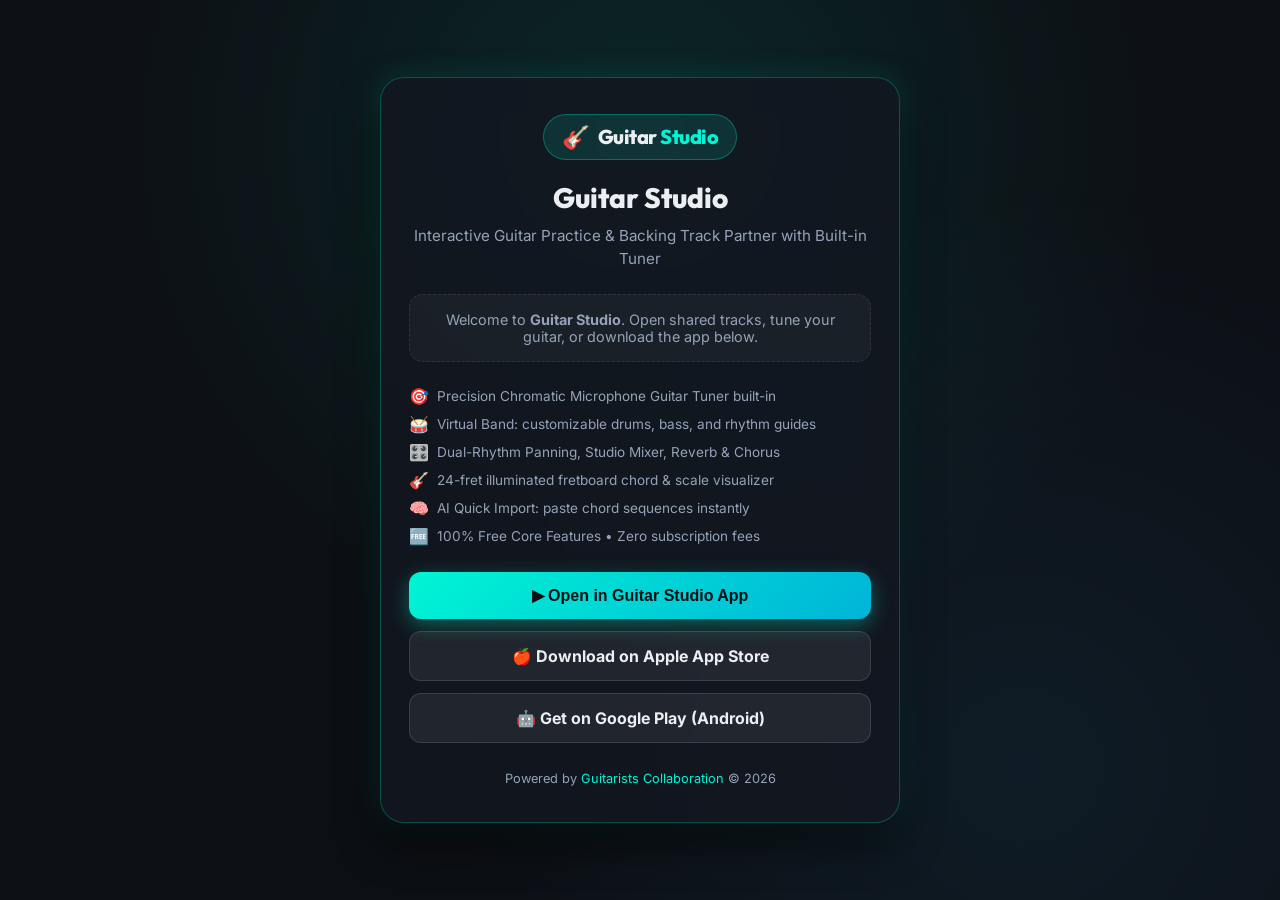
<file: guitarstudio/index.html>
<!DOCTYPE html>
<html lang="en">

<head>
    <meta charset="UTF-8">
    <meta name="viewport" content="width=device-width, initial-scale=1.0">
    <title>Guitar Studio | Interactive Guitar Practice & Backing Track Partner</title>
    <meta name="description" content="Open and play shared custom guitar backing tracks, build virtual rhythm bands, and tune your guitar in Guitar Studio. Available on iOS and Android.">
    <meta name="apple-itunes-app" content="app-id=6811331524">
    <link rel="preconnect" href="https://fonts.googleapis.com">
    <link rel="preconnect" href="https://fonts.gstatic.com" crossorigin>
    <link href="https://fonts.googleapis.com/css2?family=Inter:wght@400;600;700&family=Outfit:wght@600;800&family=JetBrains+Mono:wght@500;600&display=swap" rel="stylesheet">
    <style>
        :root {
            --bg-dark: #0c0f14;
            --card-bg: rgba(19, 23, 32, 0.85);
            --border-color: rgba(0, 245, 212, 0.25);
            --teal: #00f5d4;
            --teal-hover: #00d9bc;
            --laser-blue: #33b5ff;
            --text-main: #eceff2;
            --text-sub: #94a3b8;
            --accent-glow: rgba(0, 245, 212, 0.15);
        }

        * {
            box-sizing: border-box;
            margin: 0;
            padding: 0;
        }

        body {
            font-family: 'Inter', -apple-system, BlinkMacSystemFont, "Segoe UI", Roboto, sans-serif;
            background-color: var(--bg-dark);
            color: var(--text-main);
            min-height: 100vh;
            display: flex;
            flex-direction: column;
            align-items: center;
            justify-content: center;
            padding: 24px;
            background-image: 
                radial-gradient(circle at 50% 15%, rgba(0, 245, 212, 0.1) 0%, transparent 55%),
                radial-gradient(circle at 80% 85%, rgba(51, 181, 255, 0.08) 0%, transparent 45%);
        }

        .container {
            width: 100%;
            max-width: 520px;
            background: var(--card-bg);
            border: 1px solid var(--border-color);
            border-radius: 24px;
            padding: 36px 28px;
            backdrop-filter: blur(16px);
            -webkit-backdrop-filter: blur(16px);
            box-shadow: 0 20px 40px rgba(0, 0, 0, 0.6), 0 0 30px var(--accent-glow);
            text-align: center;
            animation: fadeIn 0.6s ease-out;
        }

        @keyframes fadeIn {
            from { opacity: 0; transform: translateY(16px); }
            to { opacity: 1; transform: translateY(0); }
        }

        .logo-badge {
            display: inline-flex;
            align-items: center;
            gap: 8px;
            background: rgba(0, 245, 212, 0.12);
            border: 1px solid rgba(0, 245, 212, 0.3);
            padding: 8px 18px;
            border-radius: 30px;
            margin-bottom: 20px;
        }

        .logo-icon {
            font-size: 1.4rem;
        }

        .logo-text {
            font-family: 'Outfit', sans-serif;
            font-size: 1.25rem;
            font-weight: 800;
            letter-spacing: -0.5px;
        }

        .logo-text span {
            color: var(--teal);
        }

        h1 {
            font-family: 'Outfit', sans-serif;
            font-size: 1.75rem;
            font-weight: 800;
            margin-bottom: 10px;
            line-height: 1.25;
        }

        p.subtitle {
            color: var(--text-sub);
            font-size: 0.95rem;
            line-height: 1.5;
            margin-bottom: 24px;
        }

        .status-box {
            background: rgba(255, 255, 255, 0.04);
            border-radius: 14px;
            padding: 16px;
            margin-bottom: 24px;
            font-size: 0.9rem;
            color: var(--text-sub);
            border: 1px dashed rgba(255, 255, 255, 0.1);
        }

        .status-box.active {
            border-color: var(--teal);
            color: var(--text-main);
            background: rgba(0, 245, 212, 0.08);
        }

        .feature-bullets {
            list-style: none;
            padding: 0;
            margin-bottom: 26px;
            text-align: left;
            display: grid;
            gap: 8px;
        }

        .feature-bullets li {
            font-size: 0.85rem;
            color: var(--text-sub);
            display: flex;
            align-items: center;
            gap: 8px;
        }

        .feature-bullets li span.icon {
            color: var(--teal);
            font-size: 1rem;
        }

        .btn-group {
            display: flex;
            flex-direction: column;
            gap: 12px;
        }

        .btn {
            display: flex;
            align-items: center;
            justify-content: center;
            gap: 10px;
            width: 100%;
            padding: 14px 20px;
            border-radius: 12px;
            font-weight: 700;
            font-size: 1rem;
            text-decoration: none;
            transition: all 0.25s ease;
            cursor: pointer;
            border: none;
        }

        .btn-primary {
            background: linear-gradient(135deg, #00f5d4 0%, #00b4d8 100%);
            color: #0c0f14;
            box-shadow: 0 6px 20px rgba(0, 245, 212, 0.35);
        }

        .btn-primary:hover {
            transform: translateY(-2px);
            box-shadow: 0 8px 25px rgba(0, 245, 212, 0.5);
        }

        .btn-secondary {
            background: rgba(255, 255, 255, 0.07);
            color: var(--text-main);
            border: 1px solid rgba(255, 255, 255, 0.12);
        }

        .btn-secondary:hover {
            background: rgba(255, 255, 255, 0.12);
            border-color: rgba(255, 255, 255, 0.25);
            transform: translateY(-1px);
        }

        .footer-note {
            margin-top: 28px;
            font-size: 0.8rem;
            color: var(--text-sub);
        }

        .footer-note a {
            color: var(--teal);
            text-decoration: none;
        }

        .footer-note a:hover {
            text-decoration: underline;
        }
    </style>
    <script>
        const APP_PACKAGE_ANDROID = "g9.smt.guitarStudio";
        const SCHEME_IOS = "guitarstudio";
        const APP_STORE_URL = "https://apps.apple.com/app/id6811331524";
        const PLAY_STORE_URL = "https://play.google.com/store/apps/details?id=" + APP_PACKAGE_ANDROID;

        document.addEventListener('DOMContentLoaded', function () {
            const urlParams = new URLSearchParams(window.location.search);
            const mix = urlParams.get('mix');
            const statusEl = document.getElementById('status-message');
            const openAppBtn = document.getElementById('open-app-btn');
            const isIOS = /iPhone|iPad|iPod/i.test(navigator.userAgent);
            const isAndroid = /Android/i.test(navigator.userAgent);

            if (mix) {
                if (statusEl) {
                    statusEl.classList.add('active');
                    statusEl.innerHTML = "🎸 <strong>Custom Backing Track Received!</strong><br>Opening in Guitar Studio...";
                }
                if (openAppBtn) {
                    openAppBtn.style.display = "flex";
                }

                if (isAndroid) {
                    const intentUrl = 'intent://share?mix=' + encodeURIComponent(mix) + '#Intent;scheme=' + SCHEME_IOS + ';package=' + APP_PACKAGE_ANDROID + ';end';
                    window.location.href = intentUrl;
                } else if (isIOS) {
                    const iosUrl = SCHEME_IOS + '://share?mix=' + encodeURIComponent(mix);
                    window.location.href = iosUrl;
                } else {
                    const iframe = document.createElement('iframe');
                    iframe.style.display = 'none';
                    iframe.src = SCHEME_IOS + '://share?mix=' + encodeURIComponent(mix);
                    document.body.appendChild(iframe);
                }
            } else {
                if (statusEl) {
                    statusEl.innerHTML = "Welcome to <strong>Guitar Studio</strong>. Open shared tracks, tune your guitar, or download the app below.";
                }
                if (openAppBtn) {
                    openAppBtn.style.display = "flex";
                }
            }
        });

        function launchApp() {
            const urlParams = new URLSearchParams(window.location.search);
            const mix = urlParams.get('mix') || '';
            const isIOS = /iPhone|iPad|iPod/i.test(navigator.userAgent);

            if (isIOS) {
                window.location.href = SCHEME_IOS + '://share?mix=' + encodeURIComponent(mix);
            } else {
                window.location.href = 'intent://share?mix=' + encodeURIComponent(mix) + '#Intent;scheme=' + SCHEME_IOS + ';package=' + APP_PACKAGE_ANDROID + ';end';
            }
        }
    </script>
</head>

<body>
    <div class="container">
        <div class="logo-badge">
            <span class="logo-icon">🎸</span>
            <div class="logo-text">Guitar <span>Studio</span></div>
        </div>

        <h1>Guitar Studio</h1>
        <p class="subtitle">Interactive Guitar Practice & Backing Track Partner with Built-in Tuner</p>

        <div id="status-message" class="status-box">
            Preparing your practice session...
        </div>

        <ul class="feature-bullets">
            <li><span class="icon">🎯</span> Precision Chromatic Microphone Guitar Tuner built-in</li>
            <li><span class="icon">🥁</span> Virtual Band: customizable drums, bass, and rhythm guides</li>
            <li><span class="icon">🎛️</span> Dual-Rhythm Panning, Studio Mixer, Reverb & Chorus</li>
            <li><span class="icon">🎸</span> 24-fret illuminated fretboard chord & scale visualizer</li>
            <li><span class="icon">🧠</span> AI Quick Import: paste chord sequences instantly</li>
            <li><span class="icon">🆓</span> 100% Free Core Features &bull; Zero subscription fees</li>
        </ul>

        <div class="btn-group">
            <button id="open-app-btn" onclick="launchApp()" class="btn btn-primary">
                <span>▶ Open in Guitar Studio App</span>
            </button>
            <a href="https://apps.apple.com/app/id6811331524" class="btn btn-secondary" target="_blank" rel="noopener">
                <span>🍎 Download on Apple App Store</span>
            </a>
            <a href="https://play.google.com/store/apps/details?id=g9.smt.guitarStudio" class="btn btn-secondary" target="_blank" rel="noopener">
                <span>🤖 Get on Google Play (Android)</span>
            </a>
        </div>

        <div class="footer-note">
            Powered by <a href="../index.html">Guitarists Collaboration</a> &copy; 2026
        </div>
    </div>
</body>

</html>
</file>
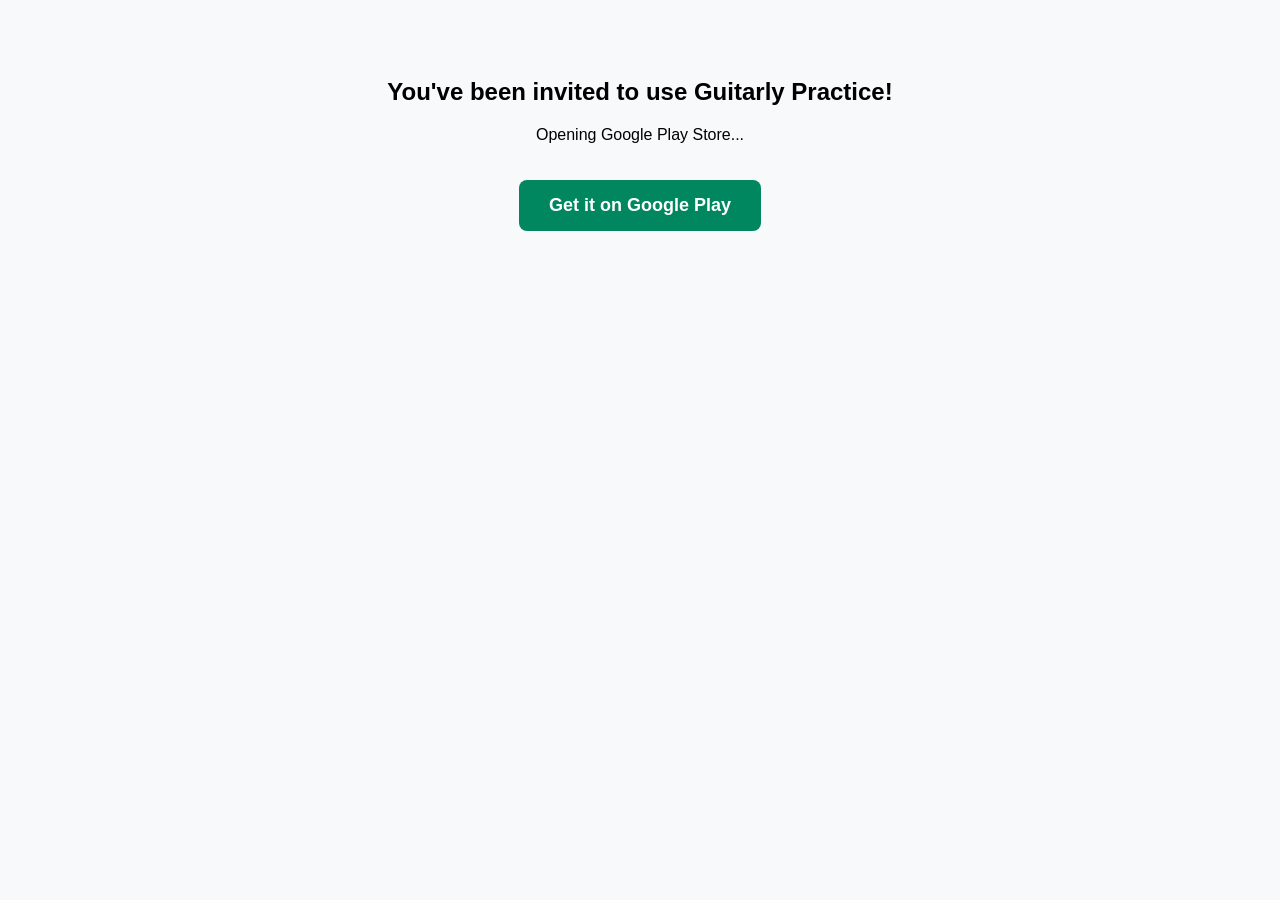
<file: practice/index.html>
<!DOCTYPE html>
<html lang="en">
<head>
    <meta charset="UTF-8">
    <meta name="viewport" content="width=device-width, initial-scale=1.0">
    <title>Download Guitarly Practice</title>
    <style>
        body { font-family: sans-serif; text-align: center; padding: 50px; background-color: #f8f9fa; }
        .btn { display: inline-block; padding: 15px 30px; font-size: 18px; color: white; background-color: #01875f; text-decoration: none; border-radius: 8px; margin-top: 20px; font-weight: bold; }
    </style>
    <script>
        const APP_PACKAGE_NAME = "g9.smt.guitarly.practice";
        
        window.onload = function() {
            window.location.href = "market://details?id=" + APP_PACKAGE_NAME;
            setTimeout(function() {
                window.location.href = "https://play.google.com/store/apps/details?id=" + APP_PACKAGE_NAME;
            }, 2000);
        };
    </script>
</head>
<body>
    <h2>You've been invited to use Guitarly Practice!</h2>
    <p>Opening Google Play Store...</p>
    <a href="https://play.google.com/store/apps/details?id=g9.smt.guitarly.practice" class="btn">Get it on Google Play</a>
</body>
</html>
</file>
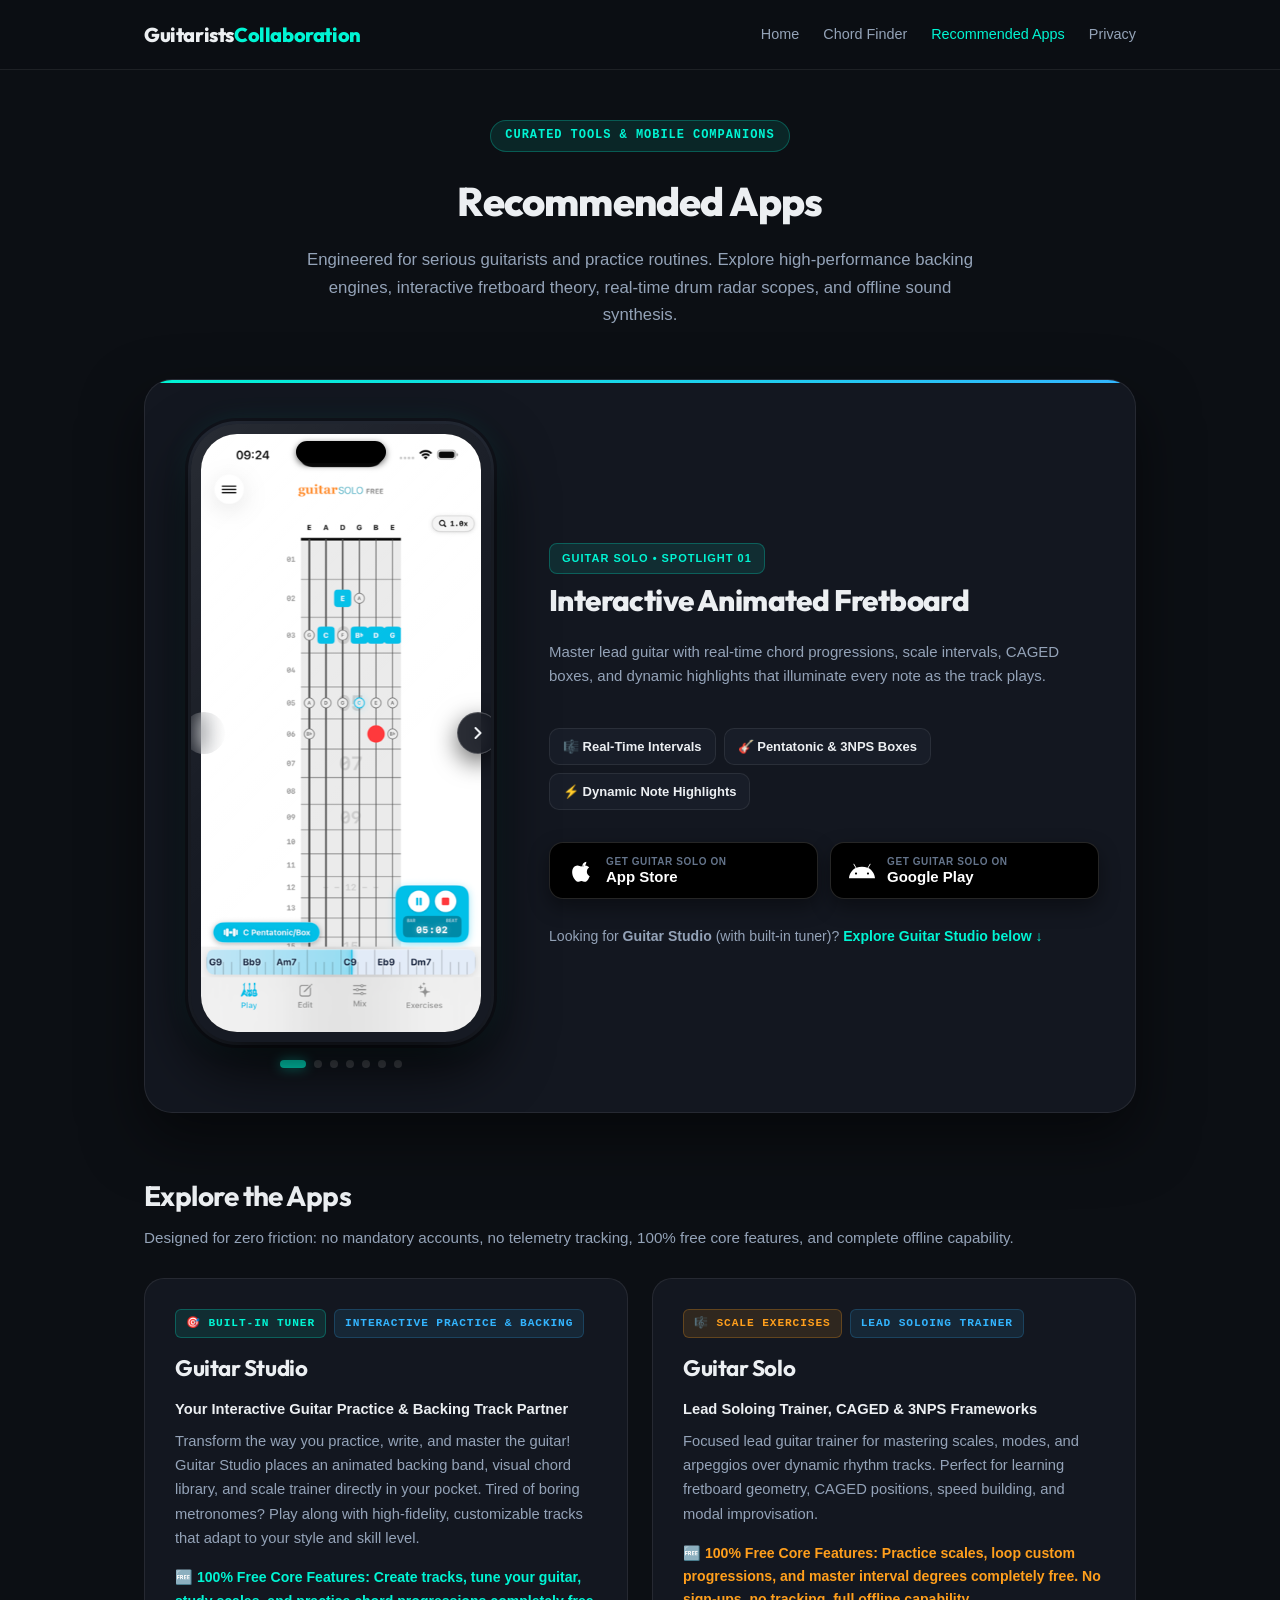
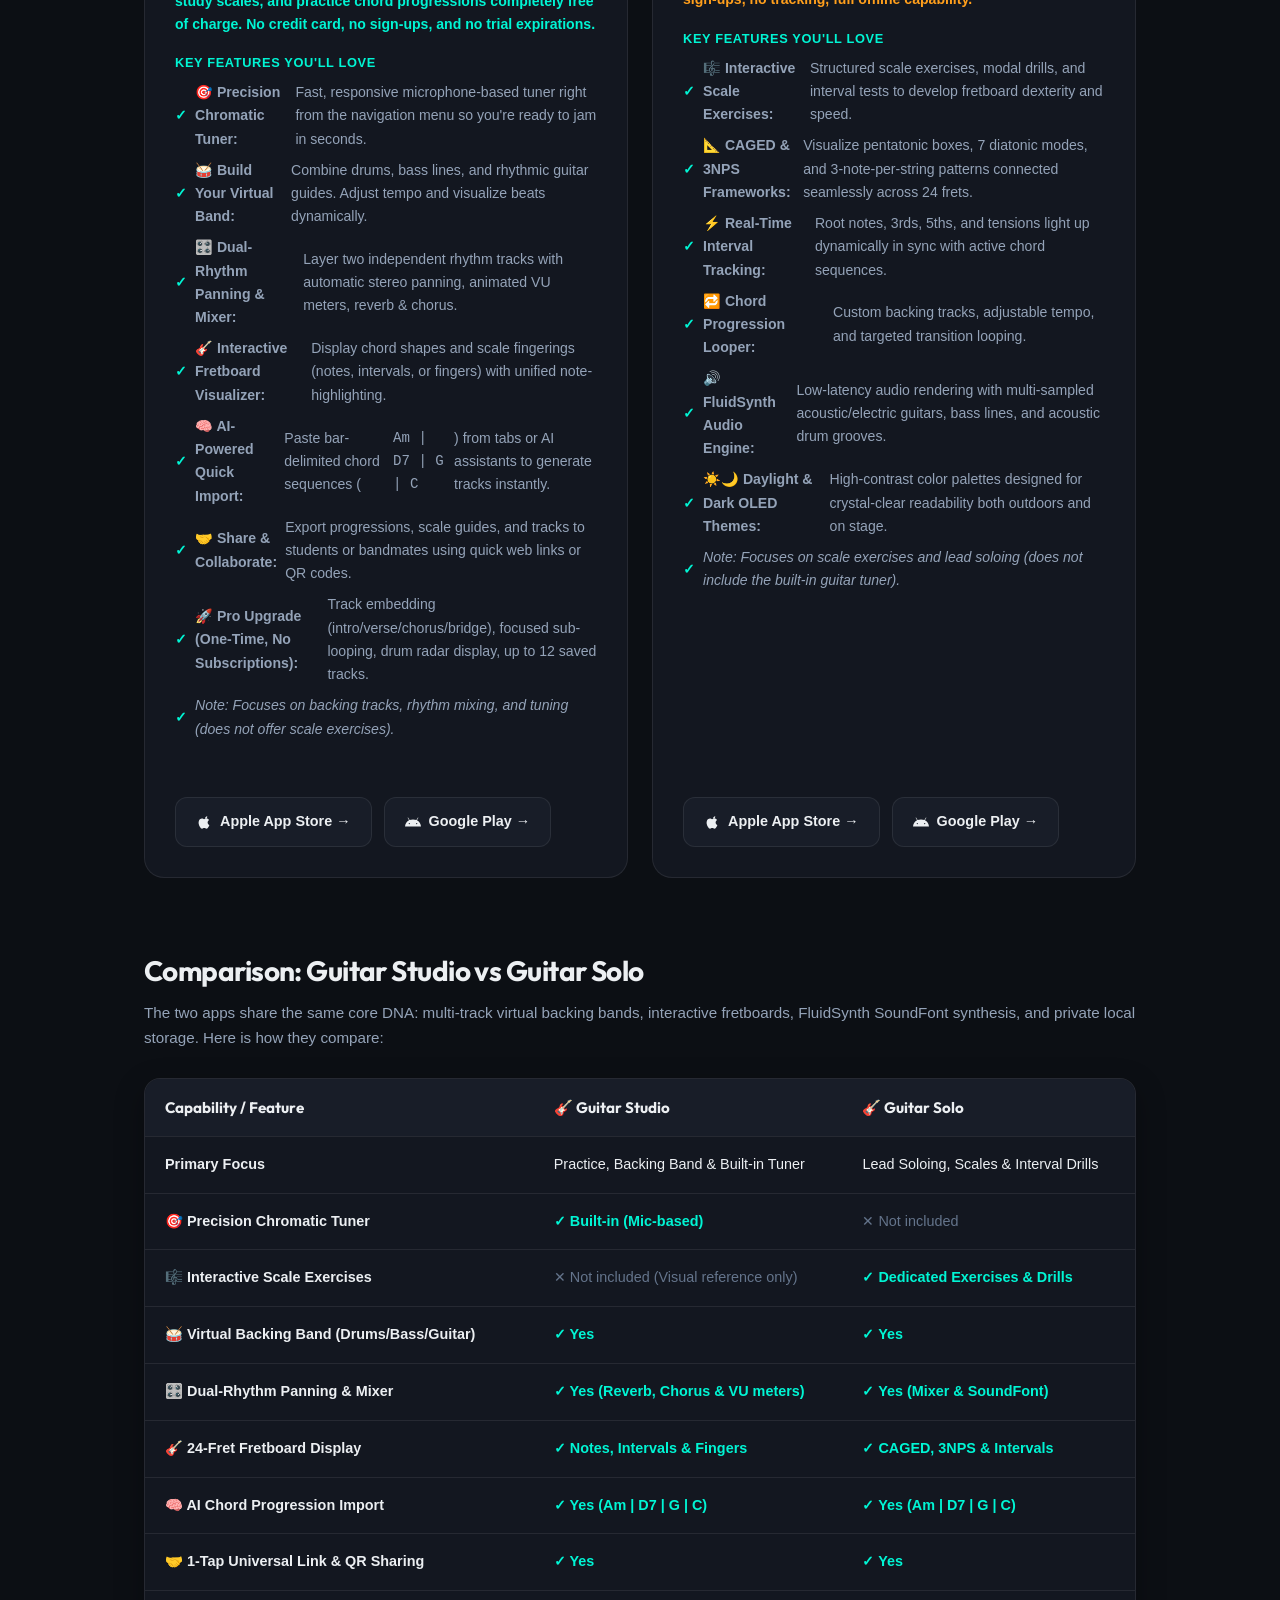
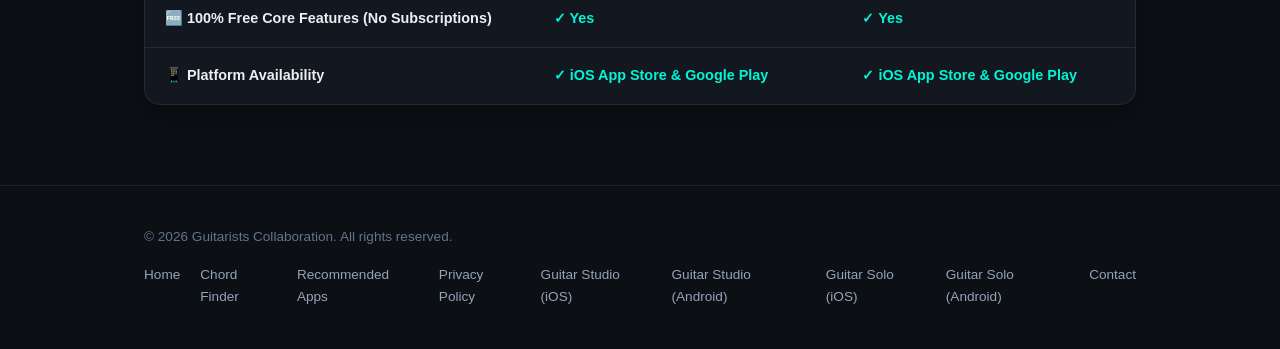
<file: apps.html>
<!DOCTYPE html>
<html lang="en">
<head>
    <meta charset="UTF-8">
    <meta http-equiv="refresh" content="0; url=recommended-apps.html">
    <title>Redirecting to Recommended Apps...</title>
    <link rel="canonical" href="https://guitarists-collaboration.github.io/recommended-apps.html">
</head>
<body>
    <p>Redirecting to <a href="recommended-apps.html">Recommended Apps</a>...</p>
</body>
</html>
</file>
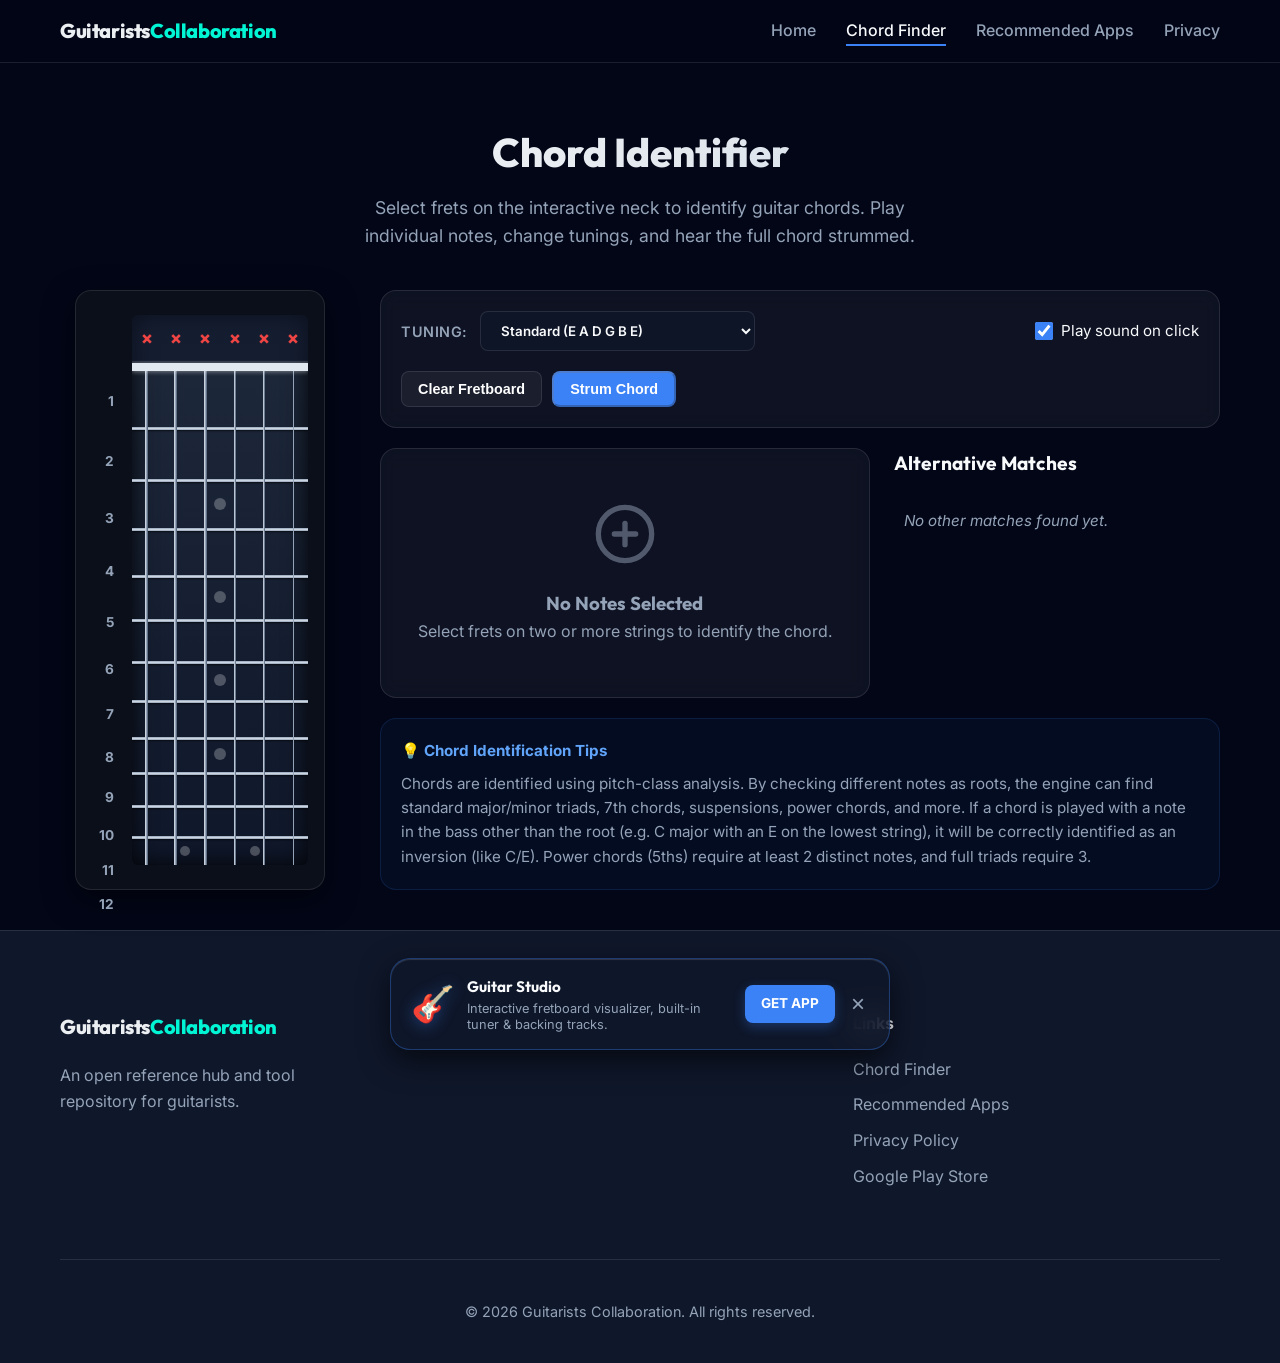
<file: chord-identifier.html>
<!DOCTYPE html>
<html lang="en">

<head>
    <meta charset="UTF-8">
    <meta name="viewport" content="width=device-width, initial-scale=1.0">
    <title>Chord Identifier | Guitarists Collaboration</title>
    <meta name="description"
        content="Identify any guitar chord instantly. Click notes on the interactive 12-fret guitar fretboard, select custom tunings, and hear the chords play.">
    <link rel="stylesheet" href="style.css">
    <link rel="preconnect" href="https://fonts.googleapis.com">
    <link rel="preconnect" href="https://fonts.gstatic.com" crossorigin>
    <link href="https://fonts.googleapis.com/css2?family=Inter:wght@400;500;600;700&family=Outfit:wght@600;700;800&family=JetBrains+Mono:wght@400;500;600&display=swap" rel="stylesheet">
    <style>
        :root {
            --fret-board-wood: linear-gradient(180deg, #1e293b 0%, #0f172a 100%);
            --fret-wire: linear-gradient(180deg, #94a3b8 0%, #cbd5e1 50%, #94a3b8 100%);
            --string-color: linear-gradient(90deg, #e2e8f0 0%, #94a3b8 50%, #475569 100%);
            --marker-glow: 0 0 15px rgba(59, 130, 246, 0.8), 0 0 5px rgba(59, 130, 246, 0.5);
            --marker-active-bg: #3b82f6;
            --accent-success: #10b981;
            --accent-warning: #f59e0b;
        }

        body {
            padding-top: 80px;
            background-color: var(--bg-darker);
        }

        .tool-header {
            text-align: center;
            padding: 40px 0 20px 0;
        }

        .tool-header h1 {
            font-size: 2.5rem;
            font-weight: 800;
            background: linear-gradient(135deg, #fff 0%, #cbd5e1 100%);
            -webkit-background-clip: text;
            -webkit-text-fill-color: transparent;
            margin-bottom: 10px;
        }

        .tool-header p {
            color: var(--text-muted);
            font-size: 1.1rem;
            max-width: 600px;
            margin: 0 auto;
        }

        /* Split Workspace */
        .workspace-split {
            display: grid;
            grid-template-columns: 1fr;
            gap: 30px;
            margin-top: 20px;
            margin-bottom: 40px;
            align-items: start;
        }

        @media (min-width: 768px) {
            .workspace-split {
                grid-template-columns: 280px 1fr;
                gap: 40px;
            }
        }

        /* Left Column: Fretboard */
        .fretboard-column-left {
            display: flex;
            flex-direction: column;
            align-items: center;
            width: 100%;
        }

        /* Right Column: Dashboard */
        .dashboard-column-right {
            display: flex;
            flex-direction: column;
            gap: 20px;
            width: 100%;
        }

        /* Controls Panel */
        .controls-card {
            background: var(--glass);
            border: 1px solid var(--glass-border);
            border-radius: 16px;
            padding: 20px;
            backdrop-filter: blur(10px);
            display: flex;
            flex-wrap: wrap;
            gap: 20px;
            align-items: center;
            justify-content: space-between;
        }

        .control-group {
            display: flex;
            align-items: center;
            gap: 12px;
        }

        .control-label {
            font-size: 0.9rem;
            font-weight: 600;
            color: var(--text-muted);
            text-transform: uppercase;
            letter-spacing: 0.5px;
        }

        .select-input {
            background: rgba(15, 23, 42, 0.8);
            border: 1px solid var(--glass-border);
            color: var(--text-light);
            padding: 10px 16px;
            border-radius: 8px;
            font-family: inherit;
            font-weight: 600;
            cursor: pointer;
            outline: none;
            transition: all 0.3s;
        }

        .select-input:focus {
            border-color: var(--primary);
            box-shadow: 0 0 10px rgba(59, 130, 246, 0.3);
        }

        .checkbox-container {
            display: flex;
            align-items: center;
            gap: 8px;
            font-size: 0.95rem;
            cursor: pointer;
            user-select: none;
        }

        .checkbox-container input {
            cursor: pointer;
            width: 18px;
            height: 18px;
            accent-color: var(--primary);
        }

        .btn-group {
            display: flex;
            gap: 10px;
        }

        /* Vertical Fretboard Outer */
        .fretboard-outer-vertical {
            display: flex;
            gap: 12px;
            background: #0b0f19;
            border-radius: 16px;
            border: 1px solid var(--glass-border);
            padding: 24px 16px;
            box-shadow: 0 10px 30px rgba(0, 0, 0, 0.5);
            width: 250px;
            position: relative;
        }

        /* Fret numbers vertical column */
        .fret-numbers-vertical {
            display: flex;
            flex-direction: column;
            width: 28px;
            height: 550px; /* height of vertical fretboard */
            font-size: 0.85rem;
            color: var(--text-muted);
            font-weight: 600;
        }

        .fret-number-vertical {
            text-align: right;
            padding-right: 6px;
            display: flex;
            align-items: center;
            justify-content: flex-end;
            color: var(--text-muted);
            font-weight: 700;
        }

        /* Fretboard Vertical Neck */
        .fretboard-vertical {
            flex-grow: 1;
            height: 550px;
            position: relative;
            background: var(--fret-board-wood);
            border-radius: 6px;
            overflow: hidden;
            box-shadow: inset 0 0 25px rgba(0, 0, 0, 0.9);
            display: flex;
            flex-direction: row;
        }

        /* Nut Line (horizontal at top of neck) */
        .nut-line-vertical {
            position: absolute;
            left: 0;
            right: 0;
            top: 48px;
            height: 8px;
            background: #e2e8f0;
            box-shadow: 0 1px 4px rgba(255, 255, 255, 0.4);
            z-index: 5;
        }

        /* Horizontal Fret Wires */
        .fret-wires-vertical {
            position: absolute;
            left: 0;
            right: 0;
            top: 56px; /* start after nut */
            bottom: 0;
            pointer-events: none;
            z-index: 1;
        }

        .fret-wire-vertical {
            position: absolute;
            left: 0;
            right: 0;
            height: 3px;
            background: var(--fret-wire);
            box-shadow: 0 1px 2px rgba(0, 0, 0, 0.6);
        }

        /* Fret Markers (dots in center of neck) */
        .fret-markers-vertical {
            position: absolute;
            left: 0;
            right: 0;
            top: 56px; /* start after nut */
            bottom: 0;
            pointer-events: none;
            z-index: 0;
        }

        .fret-marker-vertical {
            position: absolute;
            width: 12px;
            height: 12px;
            background: rgba(255, 255, 255, 0.25);
            border-radius: 50%;
            left: 50%;
            transform: translate(-50%, -50%);
        }

        .fret-marker-vertical.double-dot {
            width: 10px;
            height: 10px;
            background: rgba(255, 255, 255, 0.25);
            border-radius: 50%;
            transform: translate(-50%, -50%);
        }

        /* Interactive String Columns */
        .fretboard-row-vertical {
            flex: 1;
            display: flex;
            flex-direction: column;
            height: 100%;
            position: relative;
            z-index: 3;
        }

        /* String Status Cell (at top of each column) */
        .string-status-cell-vertical {
            height: 48px;
            width: 100%;
            display: flex;
            align-items: center;
            justify-content: center;
            background: rgba(15, 23, 42, 0.6);
            border-bottom: 2px solid rgba(255, 255, 255, 0.1);
            cursor: pointer;
            user-select: none;
            font-weight: 800;
            font-size: 1.1rem;
            transition: background 0.3s, color 0.3s;
            position: relative;
        }

        .string-status-cell-vertical.open-status {
            color: var(--accent-success);
        }

        .string-status-cell-vertical.muted-status {
            color: #ef4444;
        }

        .string-status-cell-vertical.fretted-status {
            color: var(--text-muted);
        }

        .string-status-cell-vertical:hover {
            background: rgba(255, 255, 255, 0.05);
        }

        /* Fret cells container (vertical stack) */
        .fret-cells-container-vertical {
            display: flex;
            flex-direction: column;
            height: calc(100% - 48px);
            width: 100%;
            position: relative;
            padding-top: 8px; /* offset matching nut height */
        }

        /* Clickable fret cell */
        .fret-cell-vertical {
            width: 100%;
            position: relative;
            cursor: pointer;
            display: flex;
            align-items: center;
            justify-content: center;
        }

        .fret-cell-vertical:hover::after {
            content: '';
            position: absolute;
            top: 2px;
            bottom: 2px;
            left: 2px;
            right: 2px;
            background: rgba(255, 255, 255, 0.05);
            border-radius: 4px;
            pointer-events: none;
        }

        /* Glowing Note Marker */
        .note-marker {
            width: 28px;
            height: 28px;
            border-radius: 50%;
            background: var(--marker-active-bg);
            color: white;
            font-size: 0.75rem;
            font-weight: 800;
            display: flex;
            align-items: center;
            justify-content: center;
            box-shadow: var(--marker-glow);
            z-index: 4;
            animation: popIn 0.2s cubic-bezier(0.34, 1.56, 0.64, 1);
            user-select: none;
        }

        .note-marker.open-note {
            background: var(--accent-success);
            box-shadow: 0 0 15px rgba(16, 185, 129, 0.6);
            width: 24px;
            height: 24px;
            font-size: 0.7rem;
        }

        /* Results Split Grid */
        .results-section-split {
            display: grid;
            grid-template-columns: 1fr;
            gap: 20px;
        }

        @media (min-width: 992px) {
            .results-section-split {
                grid-template-columns: 1.2fr 0.8fr;
                gap: 24px;
            }
        }

        .result-card {
            background: var(--glass);
            border: 1px solid var(--glass-border);
            border-radius: 16px;
            padding: 30px;
            backdrop-filter: blur(10px);
            min-height: 250px;
            display: flex;
            flex-direction: column;
            justify-content: center;
        }

        .result-empty {
            text-align: center;
            color: var(--text-muted);
        }

        .result-empty svg {
            width: 64px;
            height: 64px;
            stroke: var(--text-muted);
            margin-bottom: 15px;
            opacity: 0.5;
        }

        /* Primary Match UI */
        .primary-chord-display {
            text-align: center;
            animation: fadeIn 0.4s ease-out;
        }

        .chord-name-badge {
            display: inline-block;
            font-family: 'Outfit', sans-serif;
            font-size: 3.5rem;
            font-weight: 900;
            color: white;
            line-height: 1;
            margin-bottom: 10px;
            text-shadow: 0 4px 20px rgba(59, 130, 246, 0.4);
        }

        .chord-type-desc {
            font-size: 1.1rem;
            color: var(--primary);
            font-weight: 600;
            margin-bottom: 25px;
            text-transform: uppercase;
            letter-spacing: 1px;
        }

        /* Notes Breakdown styling */
        .notes-list {
            display: flex;
            justify-content: center;
            gap: 15px;
            margin-bottom: 25px;
        }

        .note-bubble {
            background: rgba(255, 255, 255, 0.08);
            border: 1px solid var(--glass-border);
            border-radius: 12px;
            padding: 12px 20px;
            display: flex;
            flex-direction: column;
            align-items: center;
            min-width: 70px;
        }

        .note-bubble .note-label {
            font-size: 1.4rem;
            font-weight: 800;
            color: white;
        }

        .note-bubble .note-function {
            font-size: 0.75rem;
            color: var(--text-muted);
            font-weight: 600;
            text-transform: uppercase;
            margin-top: 4px;
        }

        .note-bubble.is-root {
            border-color: var(--primary);
            background: rgba(59, 130, 246, 0.15);
        }

        .note-bubble.is-root .note-label {
            color: var(--accent);
        }

        /* Matches List Sidebar */
        .matches-sidebar {
            display: flex;
            flex-direction: column;
            gap: 15px;
        }

        .matches-sidebar h3 {
            font-size: 1.2rem;
            font-weight: 700;
            margin-bottom: 5px;
            display: flex;
            align-items: center;
            gap: 8px;
        }

        .match-item {
            background: rgba(255, 255, 255, 0.03);
            border: 1px solid var(--glass-border);
            border-radius: 12px;
            padding: 15px;
            cursor: pointer;
            transition: all 0.3s;
            display: flex;
            justify-content: space-between;
            align-items: center;
        }

        .match-item:hover {
            background: rgba(255, 255, 255, 0.08);
            border-color: var(--primary);
            transform: translateX(3px);
        }

        .match-item.active {
            border-color: var(--primary);
            background: rgba(59, 130, 246, 0.08);
            box-shadow: 0 4px 15px rgba(0, 0, 0, 0.2);
        }

        .match-title {
            font-weight: 700;
            font-size: 1.1rem;
            color: white;
        }

        .match-subtitle {
            font-size: 0.8rem;
            color: var(--text-muted);
            margin-top: 2px;
        }

        .match-details-btn {
            font-size: 0.85rem;
            color: var(--primary);
            font-weight: 600;
        }

        /* Keyframe animations */
        @keyframes popIn {
            0% {
                transform: scale(0);
                opacity: 0;
            }
            100% {
                transform: scale(1);
                opacity: 1;
            }
        }

        @keyframes fadeIn {
            from {
                opacity: 0;
                transform: translateY(10px);
            }
            to {
                opacity: 1;
                transform: translateY(0);
            }
        }

        /* Info card */
        .info-card {
            background: rgba(59, 130, 246, 0.05);
            border: 1px solid rgba(59, 130, 246, 0.15);
            border-radius: 16px;
            padding: 20px;
            font-size: 0.95rem;
            color: var(--text-muted);
        }

        .info-card h4 {
            color: var(--accent);
            font-weight: 700;
            margin-bottom: 8px;
        }

        /* Navbar Active link highlight */
        .nav-links a.active {
            color: var(--text-light);
            border-bottom: 2px solid var(--primary);
            padding-bottom: 4px;
        }

        .logo {
            font-family: 'Outfit', sans-serif !important;
            font-size: 1.25rem !important;
            font-weight: 800 !important;
            text-decoration: none !important;
            color: #eceff2 !important;
            letter-spacing: -0.02em !important;
            display: inline-flex !important;
            align-items: baseline !important;
        }

        .logo span {
            color: #00f5d4 !important;
        }

        /* App Export Button styles */
        .app-export-btn {
            margin-top: 20px;
            width: 100%;
            display: inline-flex;
            align-items: center;
            justify-content: center;
            gap: 10px;
            padding: 14px 24px;
            font-size: 1rem;
            font-weight: 700;
            background: linear-gradient(135deg, var(--primary) 0%, #1d4ed8 100%);
            border: 1px solid rgba(59, 130, 246, 0.4);
            border-radius: 8px;
            box-shadow: 0 4px 15px rgba(59, 130, 246, 0.3);
            transition: all 0.3s cubic-bezier(0.16, 1, 0.3, 1);
            color: white;
            cursor: pointer;
        }

        .app-export-btn:hover {
            transform: translateY(-2px);
            box-shadow: 0 6px 20px rgba(59, 130, 246, 0.5);
            background: linear-gradient(135deg, var(--primary-hover) 0%, #1e40af 100%);
        }

        .app-export-btn:active {
            transform: translateY(0);
        }
    </style>
</head>

<body>
    <nav class="navbar">
        <div class="container">
            <a href="index.html" class="logo">
                Guitarists<span>Collaboration</span>
            </a>
            <ul class="nav-links">
                <li><a href="index.html">Home</a></li>
                <li><a href="chord-identifier.html" class="active">Chord Finder</a></li>
                <li><a href="recommended-apps.html">Recommended Apps</a></li>
                <li><a href="privacy.html">Privacy</a></li>
            </ul>
        </div>
    </nav>

    <div class="container">
        <header class="tool-header">
            <h1>Chord Identifier</h1>
            <p>Select frets on the interactive neck to identify guitar chords. Play individual notes, change tunings, and hear the full chord strummed.</p>
        </header>

        <!-- Split pane layout -->
        <div class="workspace-split">
            <!-- Left Pane: Vertical Fretboard -->
            <div class="fretboard-column-left">
                <div class="fretboard-outer-vertical">
                    <!-- Fret number labels vertical down the side -->
                    <div id="fret-numbers" class="fret-numbers-vertical"></div>

                    <!-- Fretboard itself -->
                    <div id="guitar-fretboard" class="fretboard-vertical">
                        <!-- Dynamic overlays -->
                        <div class="nut-line-vertical"></div>
                        <div id="fret-wires" class="fret-wires-vertical"></div>
                        <div id="fret-markers" class="fret-markers-vertical"></div>
                    </div>
                </div>
            </div>

            <!-- Right Pane: Dashboard & Results -->
            <div class="dashboard-column-right">
                <!-- Controls card -->
                <div class="controls-card">
                    <div class="control-group">
                        <span class="control-label">Tuning:</span>
                        <select id="tuning-select" class="select-input">
                            <option value="standard">Standard (E A D G B E)</option>
                            <option value="drop_d">Drop D (D A D G B E)</option>
                            <option value="dadgad">DADGAD (D A D G A D)</option>
                            <option value="half_step_down">Half-Step Down (E♭ A♭ D♭ G♭ B♭ E♭)</option>
                            <option value="open_g">Open G (D G D G B D)</option>
                            <option value="open_d">Open D (D A D F♯ A D)</option>
                        </select>
                    </div>

                    <div class="control-group">
                        <label class="checkbox-container">
                            <input type="checkbox" id="autoplay-check" checked>
                            <span>Play sound on click</span>
                        </label>
                    </div>

                    <div class="btn-group">
                        <button id="clear-btn" class="btn btn-secondary btn-small">Clear Fretboard</button>
                        <button id="play-chord-btn" class="btn btn-primary btn-small" disabled>Strum Chord</button>
                    </div>
                </div>

                <!-- Results split container -->
                <div class="results-section-split">
                    <!-- Primary result -->
                    <div id="result-display" class="result-card">
                        <div class="result-empty">
                            <svg viewBox="0 0 24 24" fill="none" stroke="currentColor" stroke-width="2" stroke-linecap="round" stroke-linejoin="round">
                                <circle cx="12" cy="12" r="10"></circle>
                                <path d="M8 12h8"></path>
                                <path d="M12 8v8"></path>
                            </svg>
                            <h3>No Notes Selected</h3>
                            <p>Select frets on two or more strings to identify the chord.</p>
                        </div>
                    </div>

                    <!-- Alternate matches -->
                    <div class="matches-sidebar">
                        <h3>Alternative Matches</h3>
                        <div id="matches-list" style="display: flex; flex-direction: column; gap: 10px;">
                            <div style="color: var(--text-muted); font-size: 0.95rem; font-style: italic; padding: 10px;">
                                No other matches found yet.
                            </div>
                        </div>
                    </div>
                </div>

                <div class="info-card">
                    <h4>💡 Chord Identification Tips</h4>
                    <p>Chords are identified using pitch-class analysis. By checking different notes as roots, the engine can find standard major/minor triads, 7th chords, suspensions, power chords, and more. If a chord is played with a note in the bass other than the root (e.g. C major with an E on the lowest string), it will be correctly identified as an inversion (like C/E). Power chords (5ths) require at least 2 distinct notes, and full triads require 3.</p>
                </div>
            </div>
        </div>
    </div>

    <footer class="footer">
        <div class="container">
            <div class="footer-grid">
                <div class="footer-brand">
                    <a href="index.html" class="logo">
                        Guitarists<span>Collaboration</span>
                    </a>
                    <p>An open reference hub and tool repository for guitarists.</p>
                </div>
                <div class="footer-links">
                    <h4>Links</h4>
                    <ul>
                        <li><a href="chord-identifier.html">Chord Finder</a></li>
                        <li><a href="recommended-apps.html">Recommended Apps</a></li>
                        <li><a href="privacy.html">Privacy Policy</a></li>
                        <li><a href="https://play.google.com/store/apps/dev?id=7664260184801180250">Google Play Store</a></li>
                    </ul>
                </div>
            </div>
            <div class="footer-bottom">
                <p>&copy; 2026 Guitarists Collaboration. All rights reserved.</p>
            </div>
        </div>
    </footer>

    <!-- JS Fretboard and Chord Detection Engine -->
    <script>
        // Target App Configuration for exporting chords and branding
        const TARGET_APPS = {
            guitarly: {
                name: "Guitarly",
                scheme: "guitarly",
                pkg: "g9.guitarly",
                storeUrl: "https://play.google.com/store/apps/details?id=g9.guitarly",
                subtitle: "Interactive fretboard, AI song assistant & backing tracks."
            },
            guitarsoloist: {
                name: "Guitar Soloist",
                scheme: "guitarsoloist",
                pkg: "g9.smt.guitarSoloist",
                storeUrl: "https://play.google.com/store/apps/details?id=g9.smt.guitarSoloist",
                subtitle: "Master soloing, scales, and modal improvisation."
            },
            guitarsolo: {
                name: "Guitar Solo",
                scheme: "guitarsolo",
                pkg: "guitar.solo",
                storeUrl: "https://play.google.com/store/apps/details?id=guitar.solo",
                appStoreUrl: "https://apps.apple.com/app/id6801060836",
                subtitle: "Interactive backing tracks and scale soloing practice."
            },
            guitarstudio: {
                name: "Guitar Studio",
                scheme: "guitarstudio",
                pkg: "g9.smt.guitarStudio",
                storeUrl: "https://play.google.com/store/apps/details?id=g9.smt.guitarStudio",
                appStoreUrl: "https://apps.apple.com/app/id6811331524",
                subtitle: "Interactive fretboard visualizer, built-in tuner & backing tracks."
            }
        };

        // Determine active app from URL query param (e.g. ?app=guitarly)
        const urlParams = new URLSearchParams(window.location.search);
        const appParam = (urlParams.get("app") || "").toLowerCase().trim();
        const activeAppConfig = TARGET_APPS[appParam] || TARGET_APPS.guitarstudio;

        // Note naming configuration
        const NOTES_SHARP = ["C", "C#", "D", "D#", "E", "F", "F#", "G", "G#", "A", "A#", "B"];
        const NOTES_FLAT = ["C", "Db", "D", "Eb", "E", "F", "Gb", "G", "Ab", "A", "Bb", "B"];

        // Tuning base MIDI notes (from string 1 (high E) to string 6 (low E))
        const TUNING_PRESETS = {
            standard: [64, 59, 55, 50, 45, 40],       // E4, B3, G3, D3, A2, E2
            drop_d: [64, 59, 55, 50, 45, 38],         // E4, B3, G3, D3, A2, D2
            dadgad: [62, 57, 55, 50, 45, 38],         // D4, A3, G3, D3, A2, D2
            half_step_down: [63, 58, 54, 49, 44, 39], // Eb4, Bb3, Gb3, Db3, Ab2, Eb2
            open_g: [62, 59, 55, 50, 43, 38],         // D4, B3, G3, D3, G2, D2
            open_d: [62, 57, 54, 50, 45, 38]          // D4, A3, F#3, D3, A2, D2
        };

        // Chord Definition Formulas
        const CHORD_FORMULAS = [
            { name: "Major", suffix: "", intervals: [0, 4, 7], optional: [] },
            { name: "Minor", suffix: "m", intervals: [0, 3, 7], optional: [] },
            { name: "Dominant 7th", suffix: "7", intervals: [0, 4, 7, 10], optional: [7] },
            { name: "Major 7th", suffix: "maj7", intervals: [0, 4, 7, 11], optional: [7] },
            { name: "Minor 7th", suffix: "m7", intervals: [0, 3, 7, 10], optional: [7] },
            { name: "Suspended 4th", suffix: "sus4", intervals: [0, 5, 7], optional: [] },
            { name: "Suspended 2nd", suffix: "sus2", intervals: [0, 2, 7], optional: [] },
            { name: "Diminished", suffix: "dim", intervals: [0, 3, 6], optional: [] },
            { name: "Augmented", suffix: "aug", intervals: [0, 4, 8], optional: [] },
            { name: "Minor 7th flat 5", suffix: "m7b5", intervals: [0, 3, 6, 10], optional: [] },
            { name: "Diminished 7th", suffix: "dim7", intervals: [0, 3, 6, 9], optional: [] },
            { name: "Dominant 9th", suffix: "9", intervals: [0, 2, 4, 7, 10], optional: [7] },
            { name: "Major 9th", suffix: "maj9", intervals: [0, 2, 4, 7, 11], optional: [7] },
            { name: "Minor 9th", suffix: "m9", intervals: [0, 2, 3, 7, 10], optional: [7] },
            { name: "Major 6th", suffix: "6", intervals: [0, 4, 7, 9], optional: [7] },
            { name: "Minor 6th", suffix: "m6", intervals: [0, 3, 7, 9], optional: [7] },
            { name: "Add 9", suffix: "add9", intervals: [0, 2, 4, 7], optional: [] },
            { name: "Minor Add 9", suffix: "madd9", intervals: [0, 2, 3, 7], optional: [] },
            { name: "Power Chord", suffix: "5", intervals: [0, 7], optional: [] }
        ];

        // State variables
        let currentTuning = "standard";
        // fretboardState[stringIndex] stores:
        // -1: muted string
        // 0: open string
        // 1..12: fretted position
        let fretboardState = [-1, -1, -1, -1, -1, -1]; 

        // Web Audio Synth Context
        let audioCtx = null;

        // Initialize Audio context on first user click
        function initAudio() {
            if (!audioCtx) {
                audioCtx = new (window.AudioContext || window.webkitAudioContext)();
            }
            if (audioCtx.state === 'suspended') {
                audioCtx.resume();
            }
        }

        // Play synthetic guitar pluck
        function playTone(midiNote, duration = 1.0) {
            initAudio();
            if (!audioCtx) return;

            const osc = audioCtx.createOscillator();
            const gainNode = audioCtx.createGain();
            const filter = audioCtx.createBiquadFilter();

            osc.type = 'triangle';
            const freq = 440 * Math.pow(2, (midiNote - 69) / 12);
            osc.frequency.setValueAtTime(freq, audioCtx.currentTime);

            // Subtle frequency pitch envelope on pluck
            osc.frequency.setValueAtTime(freq * 1.015, audioCtx.currentTime);
            osc.frequency.exponentialRampToValueAtTime(freq, audioCtx.currentTime + 0.04);

            filter.type = 'lowpass';
            filter.frequency.setValueAtTime(freq * 4, audioCtx.currentTime);
            filter.frequency.exponentialRampToValueAtTime(freq * 1.2, audioCtx.currentTime + duration);

            // ADSR Envelope
            gainNode.gain.setValueAtTime(0, audioCtx.currentTime);
            gainNode.gain.linearRampToValueAtTime(0.2, audioCtx.currentTime + 0.008); // attack
            gainNode.gain.exponentialRampToValueAtTime(0.001, audioCtx.currentTime + duration); // decay/release

            osc.connect(filter);
            filter.connect(gainNode);
            gainNode.connect(audioCtx.destination);

            osc.start();
            osc.stop(audioCtx.currentTime + duration);
        }

        // Play all selected notes strummed
        function strumChord() {
            const activeNotes = getActiveNotes();
            if (activeNotes.length === 0) return;

            // Sort from lowest midi note (low string) to highest midi note
            const sorted = [...activeNotes].sort((a, b) => a.midiNote - b.midiNote);

            sorted.forEach((noteObj, idx) => {
                setTimeout(() => {
                    playTone(noteObj.midiNote, 1.4);
                }, idx * 75); // 75ms delay to simulate natural pick sweep
            });
        }

        // Get absolute notes from current fretboard selections
        function getActiveNotes() {
            const notes = [];
            const baseNotes = TUNING_PRESETS[currentTuning];

            for (let s = 0; s < 6; s++) {
                const fret = fretboardState[s];
                if (fret >= 0) {
                    const midiNote = baseNotes[s] + fret;
                    const pitchClass = midiNote % 12;
                    notes.push({
                        stringIndex: s,
                        fret: fret,
                        midiNote: midiNote,
                        pitchClass: pitchClass
                    });
                }
            }
            return notes;
        }

        // Enharmonic helper to format note names properly based on the root note
        function getFormattedNoteName(pitchClass, rootPitchClass = null) {
            // Spell notes flat if root is F, Bb, Eb, Ab, Db, Gb
            const flatRoots = [5, 10, 3, 8, 1, 6];
            let useFlat = false;
            if (rootPitchClass !== null && flatRoots.includes(rootPitchClass)) {
                useFlat = true;
            } else if (rootPitchClass === null && flatRoots.includes(pitchClass)) {
                useFlat = true;
            }
            return useFlat ? NOTES_FLAT[pitchClass] : NOTES_SHARP[pitchClass];
        }

        // Return descriptive name for intervals
        function getIntervalName(semitones) {
            const names = {
                0: "R",
                1: "♭2",
                2: "2",
                3: "♭3",
                4: "3",
                5: "4",
                6: "♭5",
                7: "5",
                8: "♯5",
                9: "6",
                10: "♭7",
                11: "7"
            };
            return names[semitones] || semitones.toString();
        }

        // Chord identification core algorithm
        function identifyChords() {
            const activeNotes = getActiveNotes();
            if (activeNotes.length < 2) {
                return [];
            }

            // Find lowest note played (the bass note)
            const sortedByPitch = [...activeNotes].sort((a, b) => a.midiNote - b.midiNote);
            const bassNote = sortedByPitch[0];

            // Get unique pitch classes in play
            const uniquePitchClasses = Array.from(new Set(activeNotes.map(n => n.pitchClass)));

            const matches = [];

            // Evaluate each unique pitch class as a potential root
            uniquePitchClasses.forEach(root => {
                // Compute pitch classes relative to root
                const relativePitches = uniquePitchClasses.map(p => (p - root + 12) % 12);
                
                CHORD_FORMULAS.forEach(formula => {
                    const formulaSet = new Set(formula.intervals);
                    const requiredSet = new Set(formula.intervals.filter(i => !formula.optional.includes(i)));

                    // Condition 1: All relative pitches must fit inside the formula's allowed intervals
                    const allFit = relativePitches.every(p => formulaSet.has(p));

                    // Condition 2: All required intervals in the formula must be present in relative pitches
                    const allRequiredPresent = Array.from(requiredSet).every(r => relativePitches.includes(r));

                    if (allFit && allRequiredPresent) {
                        // We have a match! Calculate score of completeness
                        const presentIntervals = formula.intervals.filter(i => relativePitches.includes(i));
                        const completeness = presentIntervals.length / formula.intervals.length;

                        // Check if it's an inversion
                        const isInverted = bassNote.pitchClass !== root;

                        matches.push({
                            root: root,
                            formula: formula,
                            completeness: completeness,
                            isInverted: isInverted,
                            bassNotePitchClass: bassNote.pitchClass,
                            relativePitches: relativePitches,
                            presentIntervals: presentIntervals
                        });
                    }
                });
            });

            // Sort matches
            matches.sort((a, b) => {
                if (a.isInverted !== b.isInverted) {
                    return a.isInverted ? 1 : -1; // Root position preferred
                }
                if (a.completeness !== b.completeness) {
                    return b.completeness - a.completeness; // Complete chords preferred
                }
                return a.formula.intervals.length - b.formula.intervals.length;
            });

            return matches;
        }

        // Render Chord details into Results Section
        function updateResults() {
            const matches = identifyChords();
            const activeNotes = getActiveNotes();
            const resultDisplay = document.getElementById("result-display");
            const matchesList = document.getElementById("matches-list");
            const playBtn = document.getElementById("play-chord-btn");

            if (activeNotes.length === 0) {
                playBtn.disabled = true;
                resultDisplay.innerHTML = `
                    <div class="result-empty">
                        <svg viewBox="0 0 24 24" fill="none" stroke="currentColor" stroke-width="2" stroke-linecap="round" stroke-linejoin="round">
                            <circle cx="12" cy="12" r="10"></circle>
                            <path d="M8 12h8"></path>
                            <path d="M12 8v8"></path>
                        </svg>
                        <h3>No Notes Selected</h3>
                        <p>Select frets on two or more strings to identify the chord.</p>
                    </div>
                `;
                matchesList.innerHTML = `
                    <div style="color: var(--text-muted); font-size: 0.95rem; font-style: italic; padding: 10px;">
                        No other matches found yet.
                    </div>
                `;
                return;
            }

            if (activeNotes.length < 2) {
                playBtn.disabled = false;
                resultDisplay.innerHTML = `
                    <div class="result-empty">
                        <svg viewBox="0 0 24 24" fill="none" stroke="currentColor" stroke-width="2" stroke-linecap="round" stroke-linejoin="round">
                            <circle cx="12" cy="12" r="10"></circle>
                            <path d="M8 14s1.5-2 4-2 4 2 4 2"></path>
                            <line x1="9" y1="9" x2="9.01" y2="9"></line>
                            <line x1="15" y1="9" x2="15.01" y2="9"></line>
                        </svg>
                        <h3>Single Note Selected</h3>
                        <p>Play at least 2 distinct notes to detect a chord progression or voicing.</p>
                    </div>
                `;
                matchesList.innerHTML = `
                    <div style="color: var(--text-muted); font-size: 0.95rem; font-style: italic; padding: 10px;">
                        Need more notes for alternative matches.
                    </div>
                `;
                return;
            }

            playBtn.disabled = false;

            if (matches.length === 0) {
                resultDisplay.innerHTML = `
                    <div class="result-empty">
                        <svg viewBox="0 0 24 24" fill="none" stroke="currentColor" stroke-width="2" stroke-linecap="round" stroke-linejoin="round">
                            <circle cx="12" cy="12" r="10"></circle>
                            <path d="M8 9h.01"></path>
                            <path d="M16 9h.01"></path>
                            <path d="M10 15h4"></path>
                        </svg>
                        <h3>Unknown Chord / Voicing</h3>
                        <p>Selected notes: ${Array.from(new Set(activeNotes.map(n => getFormattedNoteName(n.pitchClass)))).join(', ')}</p>
                        <p style="font-size: 0.85rem; margin-top: 10px;">The chord might be an unlisted extension. Try adjusting your fretted notes.</p>
                    </div>
                `;
                matchesList.innerHTML = `
                    <div style="color: var(--text-muted); font-size: 0.95rem; font-style: italic; padding: 10px;">
                        No matches found.
                    </div>
                `;
                return;
            }

            renderPrimaryMatch(matches[0], matches);
        }

        // Render detail card for primary matched chord
        function renderPrimaryMatch(match, allMatches) {
            const rootName = getFormattedNoteName(match.root);
            const fullName = rootName + match.formula.suffix + (match.isInverted ? "/" + getFormattedNoteName(match.bassNotePitchClass, match.root) : "");
            const typeDesc = match.isInverted ? `${match.formula.name} (Inverted)` : match.formula.name;

            let notesHTML = "";
            const intervalsSorted = [...match.formula.intervals].sort((a,b) => a - b);
            
            intervalsSorted.forEach(semitone => {
                const notePC = (match.root + semitone) % 12;
                const noteName = getFormattedNoteName(notePC, match.root);
                const isRoot = semitone === 0;

                const isPlayed = getActiveNotes().some(n => n.pitchClass === notePC);

                if (isPlayed) {
                    notesHTML += `
                        <div class="note-bubble ${isRoot ? 'is-root' : ''}">
                            <span class="note-label">${noteName}</span>
                            <span class="note-function">${getIntervalName(semitone)}</span>
                        </div>
                    `;
                }
            });

            const resultDisplay = document.getElementById("result-display");
            resultDisplay.innerHTML = `
                <div class="primary-chord-display">
                    <span class="chord-name-badge">${fullName}</span>
                    <div class="chord-type-desc">${typeDesc}</div>
                    <div class="notes-list">
                        ${notesHTML}
                    </div>
                    <div style="color: var(--text-muted); font-size: 0.9rem; margin-bottom: 10px;">
                        <strong>Root:</strong> ${rootName} | 
                        <strong>Spelling:</strong> ${match.formula.intervals.map(s => getFormattedNoteName((match.root + s) % 12, match.root)).join(' - ')}
                    </div>
                    <button class="app-export-btn" onclick="exportChordToApp('${fullName}')">
                        <span>🎸 Practice in ${activeAppConfig.name}</span>
                    </button>
                </div>
            `;

            // Render alternative matches in sidebar
            const matchesList = document.getElementById("matches-list");
            matchesList.innerHTML = "";

            const alternates = allMatches.slice(1);
            if (alternates.length === 0) {
                matchesList.innerHTML = `
                    <div style="color: var(--text-muted); font-size: 0.95rem; font-style: italic; padding: 10px;">
                        No other matches found.
                    </div>
                `;
            } else {
                alternates.forEach((alt, idx) => {
                    const altRoot = getFormattedNoteName(alt.root);
                    const altFull = altRoot + alt.formula.suffix + (alt.isInverted ? "/" + getFormattedNoteName(alt.bassNotePitchClass, alt.root) : "");
                    const altDesc = alt.isInverted ? `${alt.formula.name} (Inv)` : alt.formula.name;

                    const item = document.createElement("div");
                    item.className = "match-item";
                    item.innerHTML = `
                        <div>
                            <div class="match-title">${altFull}</div>
                            <div class="match-subtitle">${altDesc}</div>
                        </div>
                        <span class="match-details-btn">Select →</span>
                    `;

                    item.addEventListener("click", () => {
                        const newMatches = [alt, ...allMatches.filter((_, i) => i !== (idx + 1))];
                        renderPrimaryMatch(newMatches[0], newMatches);
                        document.querySelectorAll(".match-item").forEach(el => el.classList.remove("active"));
                        item.classList.add("active");
                    });

                    matchesList.appendChild(item);
                });
            }
        }

        // Draw and update Fretboard UI (Vertical configuration)
        function buildFretboard() {
            const fretboard = document.getElementById("guitar-fretboard");
            
            // Clear prior dynamic columns
            const dynamicRows = fretboard.querySelectorAll(".fretboard-row-vertical");
            dynamicRows.forEach(c => c.remove());

            const baseNotes = TUNING_PRESETS[currentTuning];
            const relativeFretPositions = calculateFretPositions(12);

            // Render columns: low E (string 6, s=5) to high E (string 1, s=0)
            // Leftmost column is string index 5, rightmost column is string index 0.
            for (let s = 5; s >= 0; s--) {
                const column = document.createElement("div");
                column.className = "fretboard-row-vertical";

                // String Status Selector at the top
                const statusCell = document.createElement("div");
                statusCell.className = "string-status-cell-vertical";
                updateStatusCellLabel(statusCell, s);

                statusCell.addEventListener("click", () => {
                    initAudio();
                    if (fretboardState[s] === -1) {
                        fretboardState[s] = 0; // Play Open string
                        if (document.getElementById("autoplay-check").checked) {
                            playTone(baseNotes[s]);
                        }
                    } else {
                        fretboardState[s] = -1; // Mute string
                    }
                    updateStatusCellLabel(statusCell, s);
                    renderNoteMarkers();
                    updateResults();
                });
                column.appendChild(statusCell);

                // Add absolute vertical string line inside this column
                const stringLine = document.createElement("div");
                stringLine.className = "string-line-vertical";
                // String gauge sizes: 6th string thickest (3.5px) down to 1st string thinnest (1px)
                const gauge = 1.0 + (s * 0.5);
                stringLine.style.width = `${gauge}px`;
                stringLine.style.left = `calc(50% - ${gauge/2}px)`;
                stringLine.style.position = "absolute";
                stringLine.style.top = "48px"; // start after status cell
                stringLine.style.bottom = "0";
                stringLine.style.background = "var(--string-color)";
                stringLine.style.zIndex = "2";
                stringLine.style.pointerEvents = "none";
                column.appendChild(stringLine);

                // Add vertical fret cells container
                const cellsContainer = document.createElement("div");
                cellsContainer.className = "fret-cells-container-vertical";
                column.appendChild(cellsContainer);

                // Add 12 frets for this string running vertically
                for (let f = 1; f <= 12; f++) {
                    const cell = document.createElement("div");
                    cell.className = "fret-cell-vertical";
                    cell.dataset.string = s;
                    cell.dataset.fret = f;

                    const prevPos = f === 1 ? 0 : relativeFretPositions[f - 2];
                    const currPos = relativeFretPositions[f - 1];
                    const heightPercent = (currPos - prevPos) * 100;
                    cell.style.height = `${heightPercent}%`;
                    cell.style.flex = `0 0 ${heightPercent}%`;

                    cell.addEventListener("click", () => {
                        initAudio();
                        const currentFret = fretboardState[s];

                        if (currentFret === f) {
                            fretboardState[s] = -1; // toggle off (mute)
                        } else {
                            fretboardState[s] = f; // toggle on (fret)
                            if (document.getElementById("autoplay-check").checked) {
                                playTone(baseNotes[s] + f);
                            }
                        }
                        
                        updateStatusCellLabel(column.querySelector(".string-status-cell-vertical"), s);
                        renderNoteMarkers();
                        updateResults();
                    });

                    cellsContainer.appendChild(cell);
                }

                fretboard.appendChild(column);
            }

            // Build fret numbers vertically on the left
            const numbersCol = document.getElementById("fret-numbers");
            numbersCol.innerHTML = "";
            
            // Spacer matching height of status cell + nut line (48px + 8px = 56px)
            const spacerLabel = document.createElement("div");
            spacerLabel.style.height = "56px";
            spacerLabel.style.flex = "0 0 56px";
            spacerLabel.style.visibility = "hidden";
            numbersCol.appendChild(spacerLabel);

            // 12 Fret number labels aligned to tapered vertical cell heights
            for (let f = 1; f <= 12; f++) {
                const prevPos = f === 1 ? 0 : relativeFretPositions[f - 2];
                const currPos = relativeFretPositions[f - 1];
                const heightPercent = (currPos - prevPos) * 100;

                const label = document.createElement("div");
                label.className = "fret-number-vertical";
                label.style.height = `${heightPercent}%`;
                label.style.flex = `0 0 ${heightPercent}%`;
                label.textContent = f.toString();
                numbersCol.appendChild(label);
            }

            // Draw horizontal fret lines (fret wires)
            const wiresLayer = document.getElementById("fret-wires");
            wiresLayer.innerHTML = "";

            relativeFretPositions.forEach(pos => {
                const wire = document.createElement("div");
                wire.className = "fret-wire-vertical";
                wire.style.top = `${pos * 100}%`;
                wiresLayer.appendChild(wire);
            });

            // Draw fretboard markers (inlays in vertical center of neck)
            const markersLayer = document.getElementById("fret-markers");
            markersLayer.innerHTML = "";
            const markerFrets = [3, 5, 7, 9, 12];
            
            markerFrets.forEach(fretNum => {
                const posStart = fretNum === 1 ? 0 : relativeFretPositions[fretNum - 2];
                const posEnd = relativeFretPositions[fretNum - 1];
                const middlePos = (posStart + posEnd) / 2;

                if (fretNum === 12) {
                    // Double dots horizontally offset
                    const dot1 = document.createElement("div");
                    dot1.className = "fret-marker-vertical double-dot";
                    dot1.style.top = `${middlePos * 100}%`;
                    dot1.style.left = "30%";

                    const dot2 = document.createElement("div");
                    dot2.className = "fret-marker-vertical double-dot";
                    dot2.style.top = `${middlePos * 100}%`;
                    dot2.style.left = "70%";

                    markersLayer.appendChild(dot1);
                    markersLayer.appendChild(dot2);
                } else {
                    // Single dot in absolute horizontal center (50%)
                    const dot = document.createElement("div");
                    dot.className = "fret-marker-vertical";
                    dot.style.top = `${middlePos * 100}%`;
                    markersLayer.appendChild(dot);
                }
            });

            renderNoteMarkers();
        }

        // Tapered fret scaling formula
        function calculateFretPositions(numFrets) {
            const positions = [];
            let currentPosition = 0;
            const scale = 1;
            let remainingScale = scale;
            
            for (let i = 1; i <= numFrets; i++) {
                const fretHeight = remainingScale / 17.817;
                currentPosition += fretHeight;
                remainingScale -= fretHeight;
                positions.push(currentPosition / scale);
            }
            
            const maxVal = positions[positions.length - 1];
            return positions.map(p => p / maxVal);
        }

        // Update string status label (X, O or empty)
        function updateStatusCellLabel(cell, stringIdx) {
            const fret = fretboardState[stringIdx];
            if (fret === -1) {
                cell.textContent = "×";
                cell.className = "string-status-cell-vertical muted-status";
            } else if (fret === 0) {
                cell.textContent = "○";
                cell.className = "string-status-cell-vertical open-status";
            } else {
                cell.textContent = fret.toString();
                cell.className = "string-status-cell-vertical fretted-status";
            }
        }

        // Draw note circle labels over active frets
        function renderNoteMarkers() {
            const baseNotes = TUNING_PRESETS[currentTuning];
            document.querySelectorAll(".note-marker").forEach(m => m.remove());

            const fretboard = document.getElementById("guitar-fretboard");
            const columns = fretboard.querySelectorAll(".fretboard-row-vertical");

            for (let s = 0; s < 6; s++) {
                const fret = fretboardState[s];
                // DOM columns order is left-to-right (s=5 down to s=0)
                // Hence: DOM index is 5 - s
                const colEl = columns[5 - s];
                if (!colEl) continue;

                if (fret === 0) {
                    const statusCell = colEl.querySelector(".string-status-cell-vertical");
                    const marker = document.createElement("div");
                    marker.className = "note-marker open-note";
                    
                    const midiNote = baseNotes[s];
                    const notePC = midiNote % 12;
                    marker.textContent = getFormattedNoteName(notePC);
                    statusCell.appendChild(marker);
                } else if (fret > 0) {
                    const cell = colEl.querySelector(`.fret-cell-vertical[data-fret="${fret}"]`);
                    if (cell) {
                        const marker = document.createElement("div");
                        marker.className = "note-marker";
                        
                        const midiNote = baseNotes[s] + fret;
                        const notePC = midiNote % 12;
                        marker.textContent = getFormattedNoteName(notePC);
                        cell.appendChild(marker);
                    }
                }
            }
        }

        // Export Chord configuration to Target App (Guitarly, Guitar Soloist, Guitar Solo, Guitar Studio)
        async function exportChordToApp(chordName) {
            const keyRoot = chordName.match(/^[A-G](?:#|b)?/)?.[0] || "C";
            const track = {
                n: "Web: " + chordName,
                k: keyRoot,
                cs: [
                    {
                        c: chordName,
                        b: 4
                    }
                ]
            };

            try {
                const jsonStr = JSON.stringify(track);
                
                // Compress JSON using browser-native Zlib Deflate
                const blob = new Blob([jsonStr], { type: 'application/json' });
                const compressedStream = blob.stream().pipeThrough(new CompressionStream('deflate'));
                const response = new Response(compressedStream);
                const arrayBuffer = await response.arrayBuffer();
                const bytes = new Uint8Array(arrayBuffer);
                
                // Base64 URL-safe conversion
                let binaryStr = "";
                for (let i = 0; i < bytes.length; i++) {
                    binaryStr += String.fromCharCode(bytes[i]);
                }
                const base64 = btoa(binaryStr)
                    .replace(/\+/g, '-')
                    .replace(/\//g, '_')
                    .replace(/=+$/, '');

                // Fire the Android Intent URL for App Link with dynamic scheme and package
                const intentUrl = `intent://share?mix=${base64}#Intent;scheme=${activeAppConfig.scheme};package=${activeAppConfig.pkg};end`;
                window.location.href = intentUrl;
            } catch (e) {
                console.error("Export failed:", e);
                window.location.href = activeAppConfig.storeUrl;
            }
        }

        // Setup Event Listeners
        document.addEventListener("DOMContentLoaded", () => {
            buildFretboard();

            // Tuning selection changed
            document.getElementById("tuning-select").addEventListener("change", (e) => {
                currentTuning = e.target.value;
                buildFretboard();
                updateResults();
            });

            // Clear Fretboard button
            document.getElementById("clear-btn").addEventListener("click", () => {
                fretboardState = [-1, -1, -1, -1, -1, -1];
                
                const statusCells = document.querySelectorAll(".string-status-cell-vertical");
                statusCells.forEach((cell, idx) => {
                    const s = 5 - idx;
                    updateStatusCellLabel(cell, s);
                });

                renderNoteMarkers();
                updateResults();
            });

            // Play/Strum Chord button
            document.getElementById("play-chord-btn").addEventListener("click", () => {
                strumChord();
            });
        });
    </script>

    <!-- Smart App Promotion Banner -->
    <div id="app-promo-banner" class="app-promo-banner">
        <div class="app-promo-content">
            <span class="app-promo-icon">🎸</span>
            <div class="app-promo-text">
                <h4 id="app-promo-title">Guitar Studio for Android</h4>
                <p id="app-promo-subtitle">Interactive fretboard visualizer, drum radar & backing tracks.</p>
            </div>
        </div>
        <div class="app-promo-actions">
            <a id="app-promo-link" href="https://play.google.com/store/apps/details?id=g9.smt.guitarStudio" class="app-promo-btn">GET APP</a>
            <button class="app-promo-close" onclick="dismissBanner()">&times;</button>
        </div>
    </div>

    <script>
        document.addEventListener('DOMContentLoaded', function() {
            // Update banner branding dynamically
            const promoTitle = document.getElementById('app-promo-title');
            const promoSubtitle = document.getElementById('app-promo-subtitle');
            const promoLink = document.getElementById('app-promo-link');
            const isIOS = /iPhone|iPad|iPod/i.test(navigator.userAgent);
            const isAndroid = /Android/i.test(navigator.userAgent);

            if (promoTitle && activeAppConfig) {
                const platformLabel = isIOS ? "for iOS" : isAndroid ? "for Android" : "";
                promoTitle.textContent = `${activeAppConfig.name} ${platformLabel}`.trim();
                promoSubtitle.textContent = activeAppConfig.subtitle;
                promoLink.href = isIOS ? (activeAppConfig.appStoreUrl || activeAppConfig.storeUrl) : activeAppConfig.storeUrl;
            }

            const dismissKey = `dismiss_${activeAppConfig.scheme}_promo`;
            const isDismissed = localStorage.getItem(dismissKey);
            
            if ((isAndroid || isIOS) && !isDismissed) {
                // Smooth entry delay
                setTimeout(() => {
                    document.getElementById('app-promo-banner').classList.add('visible');
                }, 1000);
            }
        });

        function dismissBanner() {
            document.getElementById('app-promo-banner').classList.remove('visible');
            const dismissKey = `dismiss_${activeAppConfig.scheme}_promo`;
            localStorage.setItem(dismissKey, 'true');
        }
    </script>
</body>

</html>
</file>
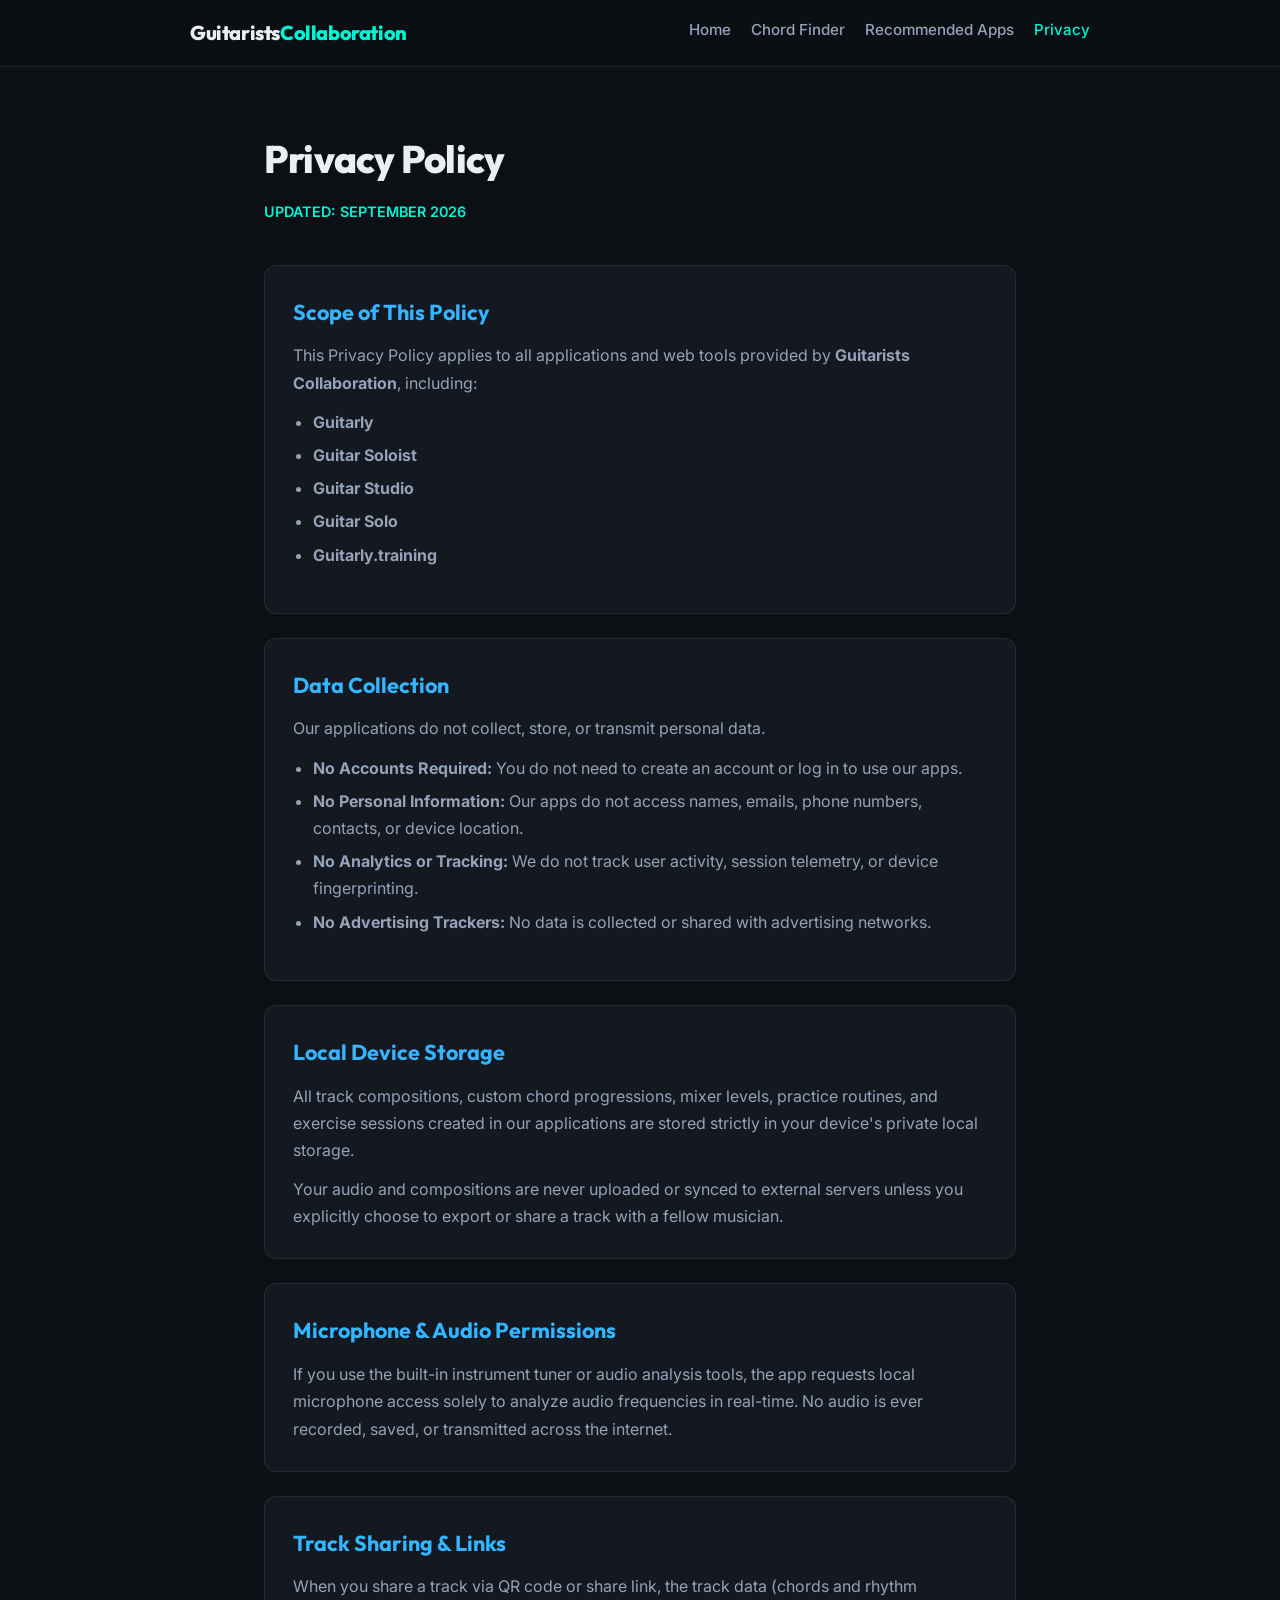
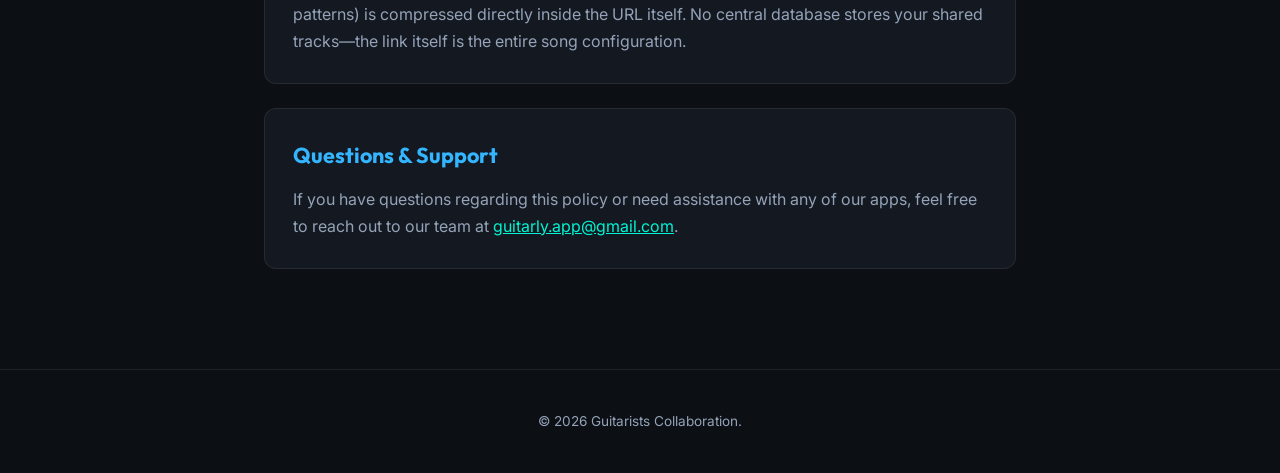
<file: privacy.html>
<!DOCTYPE html>
<html lang="en">
<head>
    <meta charset="UTF-8">
    <meta name="viewport" content="width=device-width, initial-scale=1.0">
    <title>Privacy Policy | Guitarists Collaboration</title>
    <link rel="stylesheet" href="style.css">
    <link rel="preconnect" href="https://fonts.googleapis.com">
    <link rel="preconnect" href="https://fonts.gstatic.com" crossorigin>
    <link href="https://fonts.googleapis.com/css2?family=Inter:wght@400;500;600;700&family=Outfit:wght@600;700;800&display=swap" rel="stylesheet">
    <style>
        :root {
            --bg-color: #0c0f14;
            --card-bg: #141820;
            --border-color: rgba(255, 255, 255, 0.08);
            --accent-teal: #00f5d4;
            --accent-blue: #33b5ff;
            --text-primary: #eceff2;
            --text-secondary: #94a3b8;
        }
        body {
            font-family: 'Inter', sans-serif;
            background-color: var(--bg-color);
            color: var(--text-primary);
            line-height: 1.7;
            margin: 0;
            padding: 0;
        }
        .navbar {
            background: rgba(12, 15, 20, 0.92);
            backdrop-filter: blur(12px);
            border-bottom: 1px solid var(--border-color);
            padding: 16px 24px;
            position: sticky;
            top: 0;
            z-index: 100;
        }
        .nav-container {
            max-width: 900px;
            margin: 0 auto;
            display: flex;
            justify-content: space-between;
            align-items: center;
        }
        .logo-title {
            font-family: 'Outfit', sans-serif;
            font-weight: 800;
            font-size: 1.25rem;
            color: var(--text-primary);
            text-decoration: none;
            letter-spacing: -0.02em;
        }
        .logo-title span {
            color: var(--accent-teal);
        }
        .nav-links {
            list-style: none;
            display: flex;
            gap: 20px;
            margin: 0;
            padding: 0;
        }
        .nav-links a {
            color: var(--text-secondary);
            text-decoration: none;
            font-size: 0.95rem;
            transition: color 0.2s;
        }
        .nav-links a:hover {
            color: var(--accent-teal);
        }
        .content-box {
            max-width: 800px;
            margin: 60px auto 100px;
            padding: 0 24px;
        }
        h1 {
            font-family: 'Outfit', sans-serif;
            font-size: 2.4rem;
            font-weight: 800;
            letter-spacing: -0.02em;
            margin-bottom: 8px;
        }
        .last-updated {
            color: var(--accent-teal);
            font-size: 0.9rem;
            font-weight: 600;
            margin-bottom: 40px;
        }
        .policy-card {
            background: var(--card-bg);
            border: 1px solid var(--border-color);
            border-radius: 12px;
            padding: 28px;
            margin-bottom: 24px;
        }
        h2 {
            font-family: 'Outfit', sans-serif;
            font-size: 1.35rem;
            color: var(--accent-blue);
            margin-top: 0;
            margin-bottom: 12px;
        }
        p {
            color: var(--text-secondary);
            margin: 0 0 12px;
        }
        p:last-child {
            margin-bottom: 0;
        }
        ul {
            color: var(--text-secondary);
            margin: 8px 0 16px 20px;
        }
        li {
            margin-bottom: 6px;
        }
        a.contact-link {
            color: var(--accent-teal);
            text-decoration: underline;
        }
        footer {
            border-top: 1px solid var(--border-color);
            text-align: center;
            padding: 40px 24px;
            color: #64748b;
            font-size: 0.85rem;
        }
    </style>
</head>
<body>
    <nav class="navbar">
        <div class="nav-container">
            <a href="index.html" class="logo-title">Guitarists<span>Collaboration</span></a>
            <ul class="nav-links">
                <li><a href="index.html">Home</a></li>
                <li><a href="chord-identifier.html">Chord Finder</a></li>
                <li><a href="recommended-apps.html">Recommended Apps</a></li>
                <li><a href="privacy.html" style="color: var(--accent-teal);">Privacy</a></li>
            </ul>
        </div>
    </nav>

    <div class="content-box">
        <h1>Privacy Policy</h1>
        <div class="last-updated">UPDATED: SEPTEMBER 2026</div>

        <div class="policy-card">
            <h2>Scope of This Policy</h2>
            <p>This Privacy Policy applies to all applications and web tools provided by <strong>Guitarists Collaboration</strong>, including:</p>
            <ul>
                <li><strong>Guitarly</strong></li>
                <li><strong>Guitar Soloist</strong></li>
                <li><strong>Guitar Studio</strong></li>
                <li><strong>Guitar Solo</strong></li>
                <li><strong>Guitarly.training</strong></li>
            </ul>
        </div>

        <div class="policy-card">
            <h2>Data Collection</h2>
            <p>Our applications do not collect, store, or transmit personal data.</p>
            <ul>
                <li><strong>No Accounts Required:</strong> You do not need to create an account or log in to use our apps.</li>
                <li><strong>No Personal Information:</strong> Our apps do not access names, emails, phone numbers, contacts, or device location.</li>
                <li><strong>No Analytics or Tracking:</strong> We do not track user activity, session telemetry, or device fingerprinting.</li>
                <li><strong>No Advertising Trackers:</strong> No data is collected or shared with advertising networks.</li>
            </ul>
        </div>

        <div class="policy-card">
            <h2>Local Device Storage</h2>
            <p>All track compositions, custom chord progressions, mixer levels, practice routines, and exercise sessions created in our applications are stored strictly in your device's private local storage.</p>
            <p>Your audio and compositions are never uploaded or synced to external servers unless you explicitly choose to export or share a track with a fellow musician.</p>
        </div>

        <div class="policy-card">
            <h2>Microphone & Audio Permissions</h2>
            <p>If you use the built-in instrument tuner or audio analysis tools, the app requests local microphone access solely to analyze audio frequencies in real-time. No audio is ever recorded, saved, or transmitted across the internet.</p>
        </div>

        <div class="policy-card">
            <h2>Track Sharing & Links</h2>
            <p>When you share a track via QR code or share link, the track data (chords and rhythm patterns) is compressed directly inside the URL itself. No central database stores your shared tracks—the link itself is the entire song configuration.</p>
        </div>

        <div class="policy-card">
            <h2>Questions & Support</h2>
            <p>If you have questions regarding this policy or need assistance with any of our apps, feel free to reach out to our team at <a href="mailto:guitarly.app@gmail.com" class="contact-link">guitarly.app@gmail.com</a>.</p>
        </div>
    </div>

    <footer>
        <p>&copy; 2026 Guitarists Collaboration.</p>
    </footer>
</body>
</html>
</file>
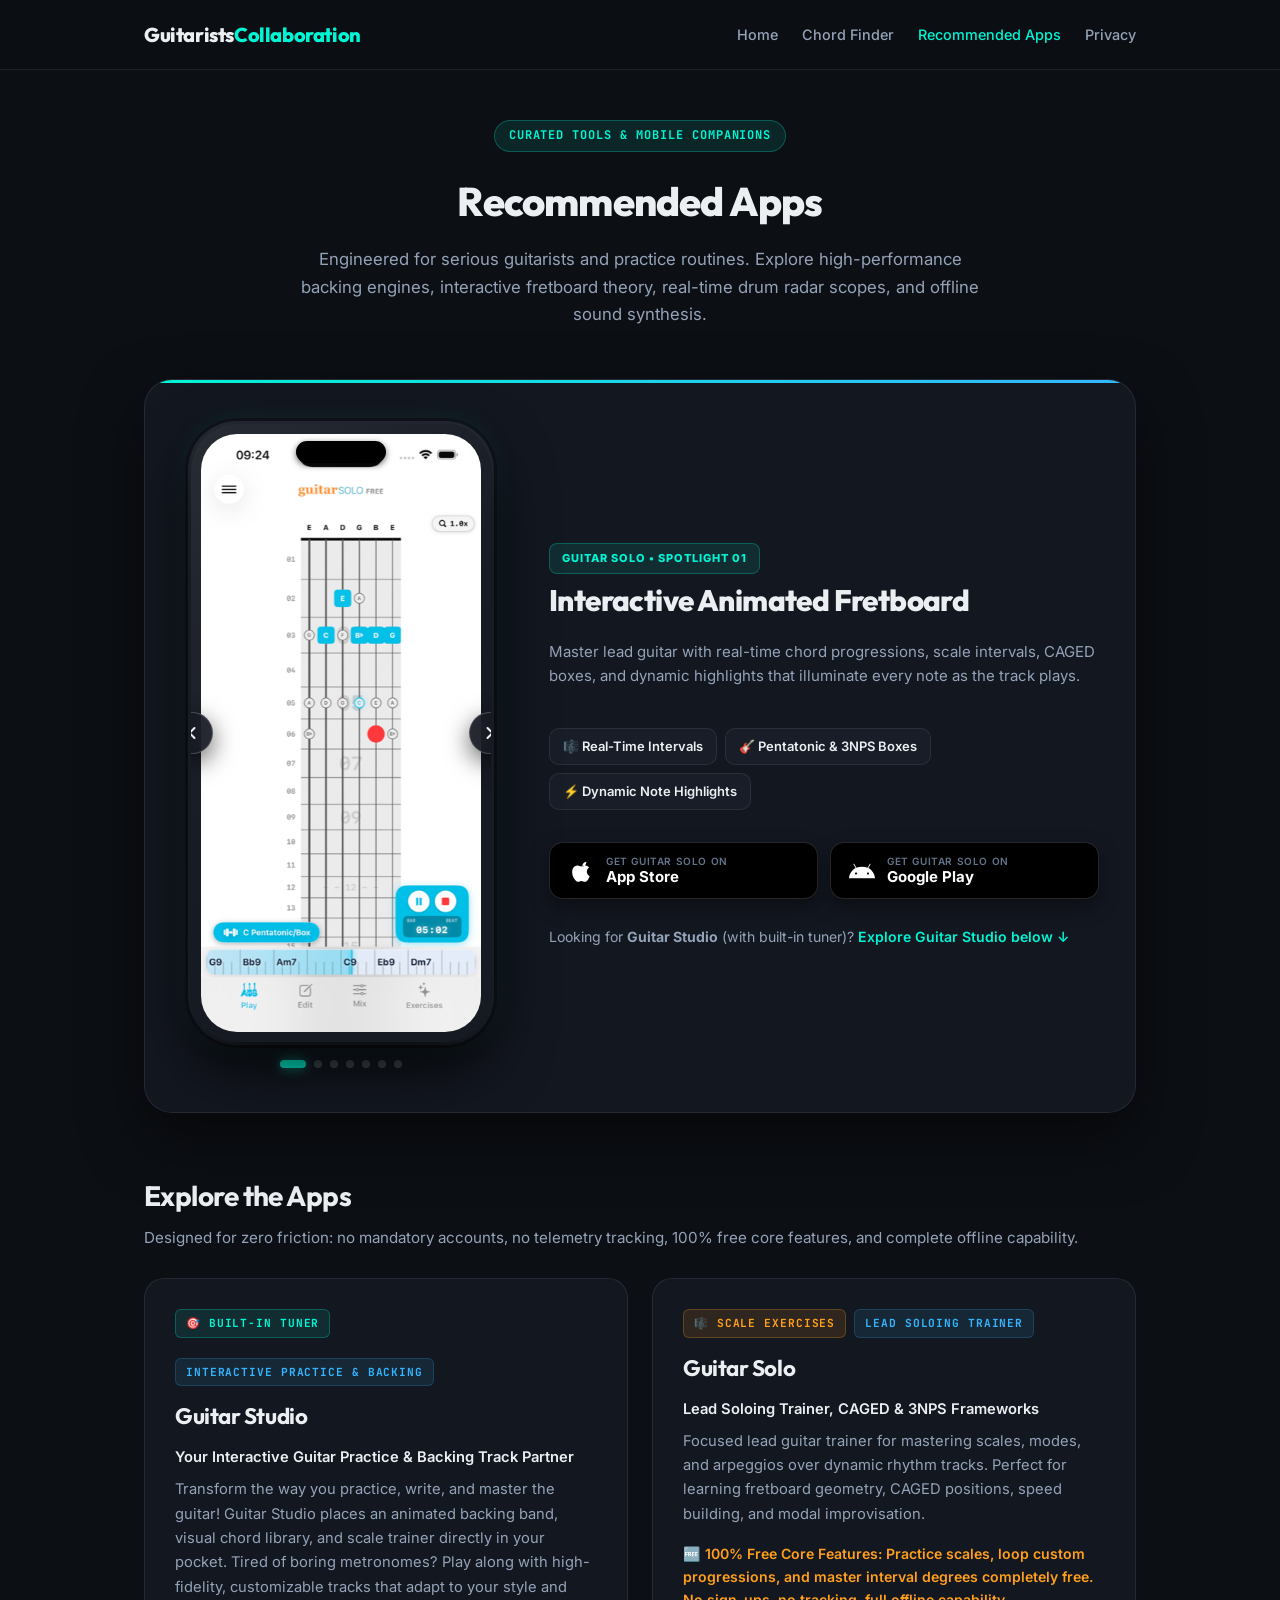
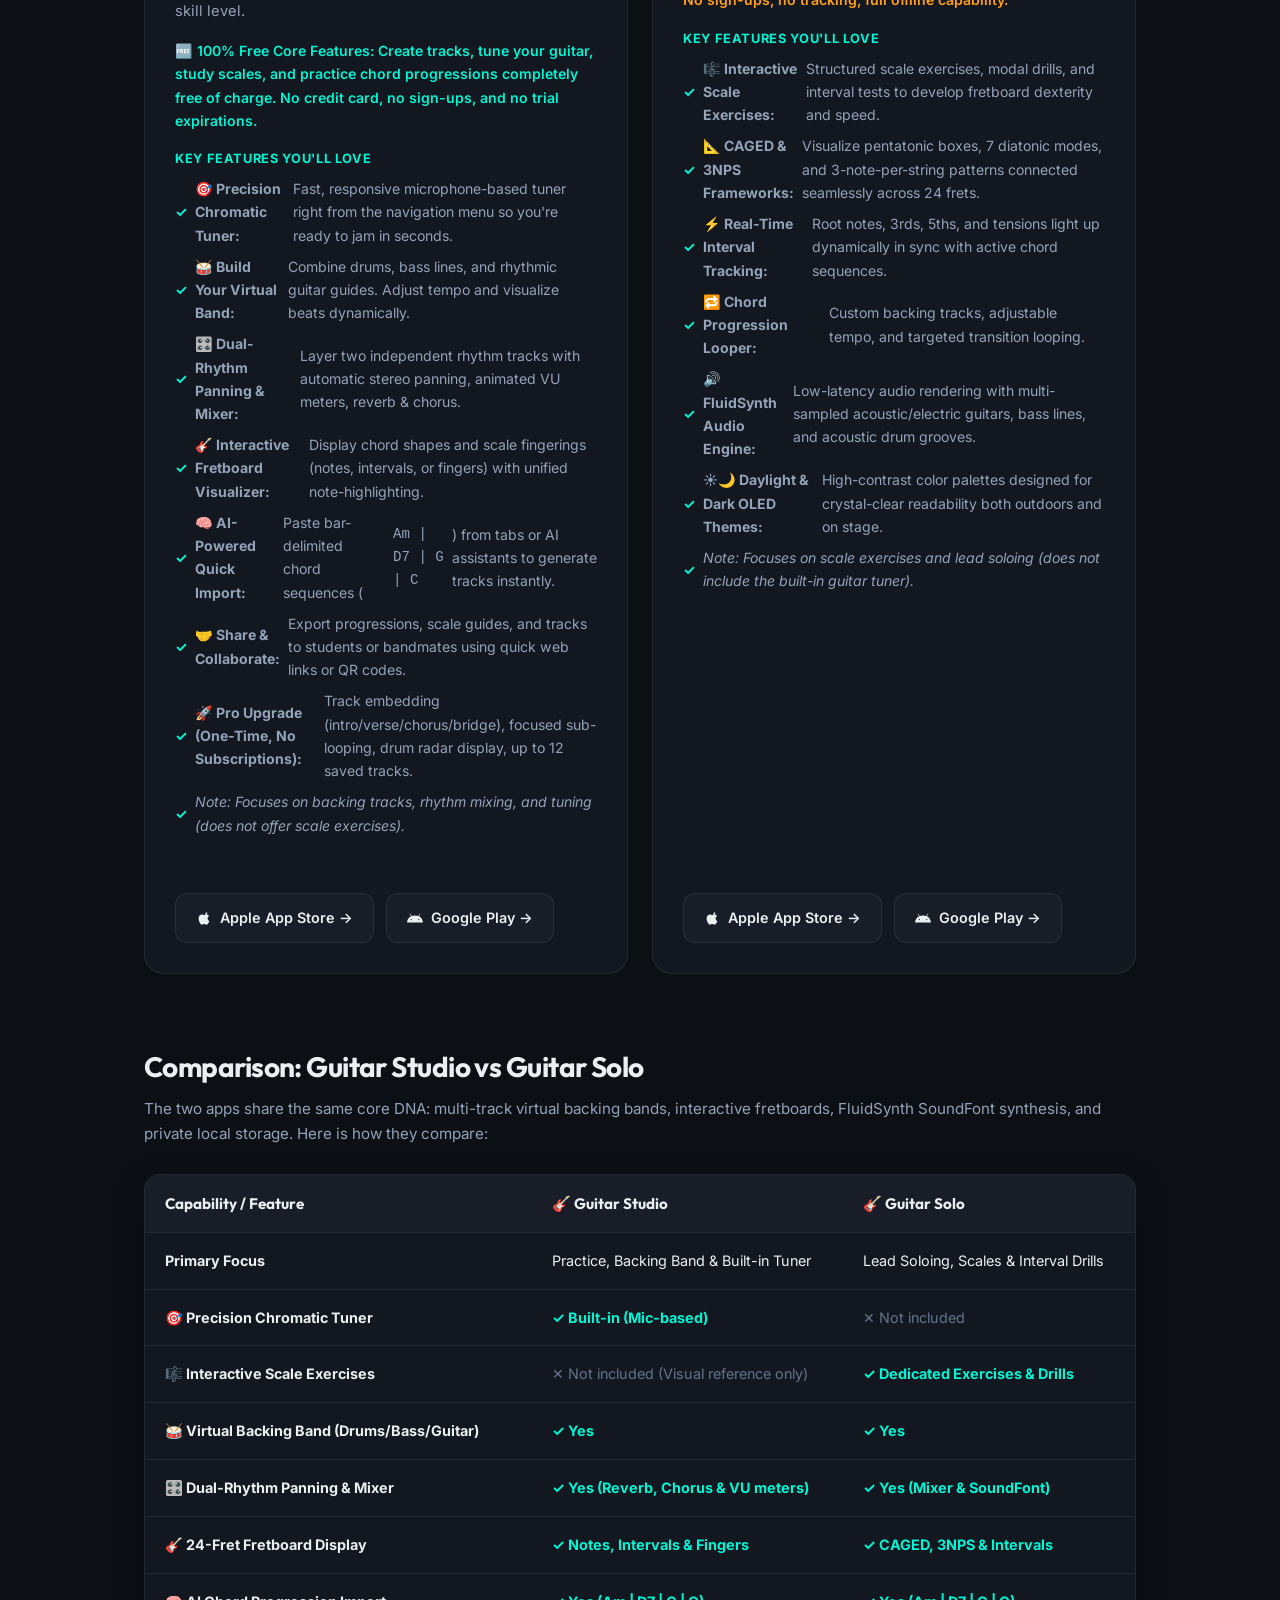
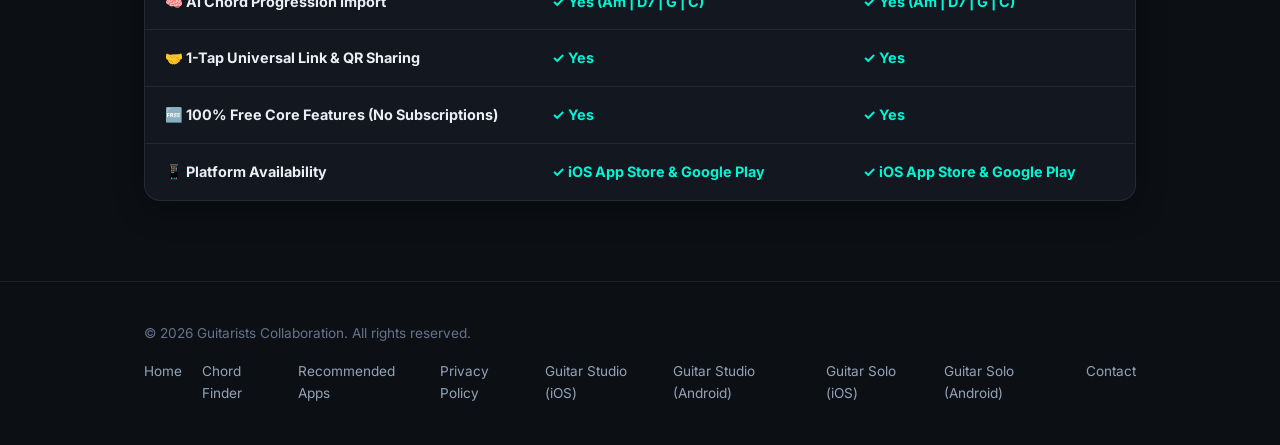
<file: recommended-apps.html>
<!DOCTYPE html>
<html lang="en">
<head>
    <meta charset="UTF-8">
    <meta name="viewport" content="width=device-width, initial-scale=1.0">
    <title>Recommended Apps | Guitarists Collaboration</title>
    <meta name="description" content="Explore recommended practice companion apps for guitarists. Featuring interactive fretboard soloing, multi-track studio mixing, and drum radar visualizers.">
    <meta name="apple-itunes-app" content="app-id=6811331524">
    <link rel="preconnect" href="https://fonts.googleapis.com">
    <link rel="preconnect" href="https://fonts.gstatic.com" crossorigin>
    <link href="https://fonts.googleapis.com/css2?family=Inter:wght@400;500;600;700&family=Outfit:wght@600;700;800&family=JetBrains+Mono:wght@400;500;600&display=swap" rel="stylesheet">
    <style>
        :root {
            --bg: #0c0f14;
            --surface: #131720;
            --surface-card: #181d28;
            --border: rgba(255, 255, 255, 0.08);
            --border-hover: rgba(0, 245, 212, 0.35);
            --teal: #00f5d4;
            --laser-blue: #33b5ff;
            --text-primary: #eceff2;
            --text-secondary: #94a3b8;
            --text-muted: #64748b;
            --phone-bezel: #161a23;
        }

        * {
            box-sizing: border-box;
            margin: 0;
            padding: 0;
        }

        body {
            font-family: 'Inter', -apple-system, BlinkMacSystemFont, "Segoe UI", Roboto, sans-serif;
            background-color: var(--bg);
            color: var(--text-primary);
            line-height: 1.65;
            -webkit-font-smoothing: antialiased;
        }

        h1, h2, h3, h4 {
            font-family: 'Outfit', sans-serif;
            letter-spacing: -0.02em;
            color: var(--text-primary);
        }

        .mono {
            font-family: 'JetBrains Mono', monospace;
        }

        .container {
            max-width: 1040px;
            margin: 0 auto;
            padding: 0 24px;
        }

        /* Navbar */
        .navbar {
            border-bottom: 1px solid var(--border);
            padding: 18px 0;
            background: rgba(12, 15, 20, 0.95);
            backdrop-filter: blur(10px);
            position: sticky;
            top: 0;
            z-index: 100;
        }

        .nav-inner {
            display: flex;
            justify-content: space-between;
            align-items: center;
        }

        .logo {
            font-family: 'Outfit', sans-serif;
            font-size: 1.25rem;
            font-weight: 800;
            text-decoration: none;
            color: var(--text-primary);
            letter-spacing: -0.02em;
            display: inline-flex;
            align-items: baseline;
        }

        .logo span {
            color: var(--teal);
        }

        .nav-links {
            display: flex;
            gap: 24px;
            list-style: none;
            align-items: center;
        }

        .nav-links a {
            color: var(--text-secondary);
            text-decoration: none;
            font-size: 0.9rem;
            font-weight: 500;
            transition: color 0.15s;
        }

        .nav-links a:hover,
        .nav-links a.active {
            color: var(--teal);
        }

        /* Header */
        .page-header {
            padding: 50px 0 30px;
            text-align: center;
        }

        .page-badge {
            display: inline-flex;
            align-items: center;
            gap: 6px;
            font-size: 0.75rem;
            font-weight: 700;
            text-transform: uppercase;
            letter-spacing: 0.08em;
            color: var(--teal);
            background: rgba(0, 245, 212, 0.1);
            border: 1px solid rgba(0, 245, 212, 0.25);
            padding: 5px 14px;
            border-radius: 999px;
            margin-bottom: 16px;
        }

        .page-header h1 {
            font-size: 2.5rem;
            font-weight: 800;
            margin-bottom: 12px;
        }

        .page-header p {
            color: var(--text-secondary);
            font-size: 1.05rem;
            max-width: 680px;
            margin: 0 auto;
        }

        /* ─── FEATURE SPOTLIGHT SHOWCASE CARD ─── */
        .showcase-section {
            margin-top: 20px;
            margin-bottom: 60px;
        }

        .showcase-card {
            background-color: var(--surface);
            border: 1px solid var(--border);
            border-radius: 28px;
            padding: 44px 36px;
            box-shadow: 0 25px 60px rgba(0, 0, 0, 0.5);
            position: relative;
            overflow: hidden;
        }

        .showcase-card::before {
            content: '';
            position: absolute;
            top: 0;
            left: 0;
            right: 0;
            height: 3px;
            background: linear-gradient(90deg, var(--teal), var(--laser-blue));
        }

        .showcase-grid {
            display: grid;
            grid-template-columns: 320px 1fr;
            gap: 48px;
            align-items: center;
        }

        @media (max-width: 860px) {
            .showcase-grid {
                grid-template-columns: 1fr;
                gap: 36px;
            }
            .showcase-card {
                padding: 32px 20px;
            }
        }

        /* Phone Frame */
        .phone-mockup-wrapper {
            display: flex;
            flex-direction: column;
            align-items: center;
            position: relative;
        }

        .phone-frame {
            position: relative;
            width: 300px;
            height: 618px;
            background: var(--phone-bezel);
            border-radius: 46px;
            box-shadow: 
                0 25px 60px rgba(0, 0, 0, 0.8),
                0 0 0 3px #262c38,
                0 0 0 6px #11141c,
                0 0 30px rgba(0, 245, 212, 0.12);
            padding: 10px;
            user-select: none;
            overflow: hidden;
        }

        .dynamic-island {
            position: absolute;
            top: 17px;
            left: 50%;
            transform: translateX(-50%);
            width: 90px;
            height: 22px;
            background: #000000;
            border-radius: 20px;
            z-index: 10;
            box-shadow: 0 2px 6px rgba(0, 0, 0, 0.6);
        }

        .phone-gloss {
            position: absolute;
            top: 0;
            left: 0;
            right: 0;
            bottom: 0;
            border-radius: 42px;
            background: linear-gradient(135deg, rgba(255, 255, 255, 0.08) 0%, rgba(255, 255, 255, 0.01) 45%, transparent 60%);
            pointer-events: none;
            z-index: 9;
        }

        .carousel-viewport {
            width: 100%;
            height: 100%;
            border-radius: 36px;
            overflow: hidden;
            background: #000000;
            position: relative;
            touch-action: pan-y pinch-zoom;
            cursor: grab;
        }

        .carousel-viewport:active {
            cursor: grabbing;
        }

        .carousel-track {
            display: flex;
            height: 100%;
            transition: transform 0.45s cubic-bezier(0.22, 1, 0.36, 1);
            will-change: transform;
        }

        .carousel-slide {
            flex: 0 0 100%;
            width: 100%;
            height: 100%;
            position: relative;
        }

        .carousel-slide img {
            width: 100%;
            height: 100%;
            object-fit: cover;
            display: block;
            pointer-events: none;
        }

        .carousel-btn {
            position: absolute;
            top: 50%;
            transform: translateY(-50%);
            width: 42px;
            height: 42px;
            border-radius: 50%;
            background: rgba(19, 23, 32, 0.9);
            backdrop-filter: blur(12px);
            -webkit-backdrop-filter: blur(12px);
            border: 1px solid rgba(255, 255, 255, 0.2);
            color: var(--text-primary);
            display: flex;
            align-items: center;
            justify-content: center;
            cursor: pointer;
            z-index: 15;
            transition: all 0.2s ease;
            box-shadow: 0 8px 24px rgba(0, 0, 0, 0.6);
        }

        .carousel-btn:hover {
            background: var(--teal);
            border-color: var(--teal);
            color: #0c0f14;
            transform: translateY(-50%) scale(1.08);
            box-shadow: 0 0 20px rgba(0, 245, 212, 0.5);
        }

        .carousel-btn.prev {
            left: -20px;
        }

        .carousel-btn.next {
            right: -20px;
        }

        @media (max-width: 480px) {
            .carousel-btn.prev { left: -8px; }
            .carousel-btn.next { right: -8px; }
            .phone-frame {
                width: 270px;
                height: 556px;
            }
        }

        .carousel-dots {
            display: flex;
            align-items: center;
            justify-content: center;
            gap: 8px;
            margin-top: 18px;
        }

        .dot {
            width: 8px;
            height: 8px;
            border-radius: 999px;
            background: rgba(255, 255, 255, 0.2);
            border: none;
            cursor: pointer;
            transition: all 0.3s cubic-bezier(0.22, 1, 0.36, 1);
            padding: 0;
        }

        .dot.active {
            width: 26px;
            background: var(--teal);
            box-shadow: 0 0 12px rgba(0, 245, 212, 0.6);
        }

        /* Slide details panel */
        .showcase-info {
            display: flex;
            flex-direction: column;
            gap: 22px;
            text-align: left;
        }

        .slide-tag {
            display: inline-flex;
            align-items: center;
            gap: 6px;
            font-size: 11px;
            font-weight: 800;
            color: var(--teal);
            text-transform: uppercase;
            letter-spacing: 1px;
            background: rgba(0, 245, 212, 0.1);
            border: 1px solid rgba(0, 245, 212, 0.25);
            padding: 5px 12px;
            border-radius: 8px;
            width: fit-content;
            margin-bottom: 8px;
        }

        .slide-title {
            font-size: 1.85rem;
            font-weight: 800;
            color: var(--text-primary);
            line-height: 1.25;
            letter-spacing: -0.02em;
            min-height: 58px;
        }

        .slide-desc {
            font-size: 15px;
            line-height: 1.65;
            color: var(--text-secondary);
            min-height: 66px;
        }

        .feature-pills {
            display: flex;
            flex-wrap: wrap;
            gap: 8px;
        }

        .feature-pill {
            background: var(--surface-card);
            border: 1px solid var(--border);
            padding: 7px 13px;
            border-radius: 10px;
            font-size: 13px;
            font-weight: 600;
            color: var(--text-primary);
            display: inline-flex;
            align-items: center;
            gap: 6px;
        }

        .download-actions {
            display: flex;
            flex-direction: column;
            gap: 12px;
            margin-top: 10px;
        }

        .store-buttons-grid {
            display: grid;
            grid-template-columns: repeat(2, 1fr);
            gap: 12px;
        }

        @media (max-width: 580px) {
            .store-buttons-grid {
                grid-template-columns: 1fr;
            }
        }

        .store-btn {
            display: flex;
            align-items: center;
            gap: 12px;
            padding: 13px 18px;
            border-radius: 14px;
            text-decoration: none;
            color: #ffffff;
            transition: all 0.25s cubic-bezier(0.4, 0, 0.2, 1);
            background: #000000;
            border: 1px solid rgba(255, 255, 255, 0.15);
            box-shadow: 0 8px 20px rgba(0, 0, 0, 0.4);
        }

        .store-btn:hover {
            transform: translateY(-2px);
            border-color: rgba(255, 255, 255, 0.4);
            box-shadow: 0 12px 26px rgba(0, 0, 0, 0.6);
        }

        .store-btn.android-btn:hover {
            border-color: var(--teal);
            box-shadow: 0 8px 24px rgba(0, 245, 212, 0.25);
        }

        .store-btn.ios-btn:hover {
            border-color: var(--laser-blue);
            box-shadow: 0 8px 24px rgba(51, 181, 255, 0.25);
        }

        .store-icon {
            width: 26px;
            height: 26px;
            flex-shrink: 0;
        }

        .store-text {
            display: flex;
            flex-direction: column;
            text-align: left;
            line-height: 1.15;
        }

        .store-sub {
            font-size: 10px;
            text-transform: uppercase;
            letter-spacing: 0.6px;
            color: var(--text-muted);
            font-weight: 600;
        }

        .store-main {
            font-size: 15px;
            font-weight: 700;
            color: #ffffff;
        }

        /* ─── APP CATALOG GRID ─── */
        .catalog-section {
            margin-bottom: 70px;
        }

        .section-heading {
            margin-bottom: 28px;
        }

        .section-heading h2 {
            font-size: 1.75rem;
            margin-bottom: 6px;
        }

        .section-heading p {
            color: var(--text-secondary);
            font-size: 0.95rem;
        }

        .apps-grid {
            display: grid;
            grid-template-columns: repeat(2, 1fr);
            gap: 24px;
        }

        @media (max-width: 768px) {
            .apps-grid {
                grid-template-columns: 1fr;
            }
        }

        .app-card {
            background: var(--surface);
            border: 1px solid var(--border);
            border-radius: 20px;
            padding: 30px;
            display: flex;
            flex-direction: column;
            justify-content: space-between;
            transition: border-color 0.2s;
        }

        .app-card:hover {
            border-color: var(--border-hover);
        }

        .app-card-top {
            margin-bottom: 20px;
        }

        .app-badge {
            display: inline-block;
            font-size: 0.7rem;
            font-weight: 700;
            text-transform: uppercase;
            letter-spacing: 0.08em;
            color: var(--laser-blue);
            background: rgba(51, 181, 255, 0.1);
            border: 1px solid rgba(51, 181, 255, 0.2);
            padding: 4px 10px;
            border-radius: 6px;
            margin-bottom: 12px;
        }

        .app-card h3 {
            font-size: 1.4rem;
            margin-bottom: 10px;
        }

        .app-card p {
            color: var(--text-secondary);
            font-size: 0.92rem;
            margin-bottom: 16px;
        }

        .app-feature-list {
            list-style: none;
            padding: 0;
            margin-bottom: 20px;
        }

        .app-feature-list li {
            font-size: 0.88rem;
            color: var(--text-secondary);
            margin-bottom: 8px;
            display: flex;
            align-items: center;
            gap: 8px;
        }

        .app-feature-list li::before {
            content: '✓';
            color: var(--teal);
            font-weight: bold;
        }

        .btn-card {
            display: inline-flex;
            align-items: center;
            gap: 8px;
            background: var(--surface-card);
            border: 1px solid var(--border);
            color: var(--text-primary);
            padding: 12px 20px;
            border-radius: 12px;
            text-decoration: none;
            font-size: 0.9rem;
            font-weight: 600;
            transition: all 0.2s;
            width: fit-content;
        }

        .btn-card:hover {
            border-color: var(--teal);
            color: var(--teal);
            background: rgba(0, 245, 212, 0.05);
        }

        .app-badge.tuner-badge {
            color: var(--teal);
            background: rgba(0, 245, 212, 0.1);
            border-color: rgba(0, 245, 212, 0.25);
        }

        .app-badge.solo-badge {
            color: #ff9f1c;
            background: rgba(255, 159, 28, 0.12);
            border-color: rgba(255, 159, 28, 0.25);
        }

        .showcase-app-download {
            background: rgba(255, 255, 255, 0.03);
            border: 1px solid rgba(255, 255, 255, 0.08);
            border-radius: 16px;
            padding: 12px 14px;
        }

        .showcase-app-label {
            display: flex;
            align-items: center;
            gap: 8px;
            margin-bottom: 10px;
            font-size: 0.9rem;
            color: var(--text-primary);
        }

        .app-dot {
            width: 8px;
            height: 8px;
            border-radius: 50%;
        }

        .app-dot.teal {
            background: var(--teal);
            box-shadow: 0 0 8px rgba(0, 245, 212, 0.8);
        }

        .app-dot.orange {
            background: #ff9f1c;
            box-shadow: 0 0 8px rgba(255, 159, 28, 0.8);
        }

        .pill-mini {
            font-size: 0.7rem;
            padding: 2px 7px;
            border-radius: 4px;
            background: rgba(0, 245, 212, 0.12);
            color: var(--teal);
            border: 1px solid rgba(0, 245, 212, 0.25);
            font-family: 'JetBrains Mono', monospace;
            font-weight: 600;
        }

        .pill-mini.orange {
            background: rgba(255, 159, 28, 0.12);
            color: #ff9f1c;
            border-color: rgba(255, 159, 28, 0.3);
        }

        .comparison-section {
            margin-bottom: 80px;
        }

        .comparison-table-wrapper {
            overflow-x: auto;
            border: 1px solid var(--border);
            border-radius: 16px;
            background: var(--surface);
            box-shadow: 0 10px 30px rgba(0, 0, 0, 0.3);
        }

        .comparison-table {
            width: 100%;
            border-collapse: collapse;
            text-align: left;
            font-size: 0.9rem;
        }

        .comparison-table th,
        .comparison-table td {
            padding: 16px 20px;
            border-bottom: 1px solid var(--border);
        }

        .comparison-table th {
            background: var(--surface-card);
            color: var(--text-primary);
            font-weight: 700;
            font-family: 'Outfit', sans-serif;
            font-size: 0.95rem;
        }

        .comparison-table tr:last-child td {
            border-bottom: none;
        }

        .check-yes {
            color: var(--teal);
            font-weight: 700;
        }

        .check-no {
            color: var(--text-muted);
        }

        .card-subheading {
            font-size: 0.8rem;
            color: var(--teal);
            font-weight: 700;
            text-transform: uppercase;
            letter-spacing: 0.05em;
            margin-top: 14px;
            margin-bottom: 8px;
            display: block;
        }

        /* Footer */
        footer {
            border-top: 1px solid var(--border);
            padding: 40px 0;
            color: var(--text-muted);
            font-size: 0.85rem;
        }

        .footer-inner {
            display: flex;
            justify-content: space-between;
            align-items: center;
            flex-wrap: wrap;
            gap: 16px;
        }

        .footer-links {
            display: flex;
            gap: 20px;
            list-style: none;
        }

        .footer-links a {
            color: var(--text-secondary);
            text-decoration: none;
            transition: color 0.15s;
        }

        .footer-links a:hover {
            color: var(--teal);
        }
    </style>
</head>
<body>

    <!-- Navigation -->
    <nav class="navbar">
        <div class="container nav-inner">
            <a href="index.html" class="logo">
                Guitarists<span>Collaboration</span>
            </a>
            <ul class="nav-links">
                <li><a href="index.html">Home</a></li>
                <li><a href="chord-identifier.html">Chord Finder</a></li>
                <li><a href="recommended-apps.html" class="active">Recommended Apps</a></li>
                <li><a href="privacy.html">Privacy</a></li>
            </ul>
        </div>
    </nav>

    <!-- Page Header -->
    <header class="page-header">
        <div class="container">
            <div class="page-badge mono">Curated Tools & Mobile Companions</div>
            <h1>Recommended Apps</h1>
            <p>
                Engineered for serious guitarists and practice routines. Explore high-performance backing engines, interactive fretboard theory, real-time drum radar scopes, and offline sound synthesis.
            </p>
        </div>
    </header>

    <main class="container">

        <!-- Feature Spotlight Carousel -->
        <section class="showcase-section">
            <div class="showcase-card">
                <div class="showcase-grid">
                    
                    <!-- Left Column: Smartphone Carousel -->
                    <div class="phone-mockup-wrapper">
                        <div class="phone-frame">
                            <div class="dynamic-island"></div>
                            <div class="phone-gloss"></div>
                            
                            <div class="carousel-viewport" id="carouselViewport">
                                <div class="carousel-track" id="carouselTrack">
                                    <!-- Slide 1: Fretboard -->
                                    <div class="carousel-slide">
                                        <img src="screenshots/thumb-fretboard-play.png" alt="Interactive Fretboard Trainer">
                                    </div>
                                    <!-- Slide 2: Track Editor -->
                                    <div class="carousel-slide">
                                        <img src="screenshots/thumb-track-editor.png" alt="Track and Chord Progression Editor">
                                    </div>
                                    <!-- Slide 3: Channel Mixer -->
                                    <div class="carousel-slide">
                                        <img src="screenshots/thumb-channel-mixer.png" alt="Multi-Track Studio Channel Mixer">
                                    </div>
                                    <!-- Slide 4: Drum Radar -->
                                    <div class="carousel-slide">
                                        <img src="screenshots/thumb-drum-radar.png" alt="Real-Time Drum Radar Visualizer">
                                    </div>
                                    <!-- Slide 5: Instruments Engine -->
                                    <div class="carousel-slide">
                                        <img src="screenshots/thumb-instruments-engine.png" alt="Backing Instruments and Rhythm Engine">
                                    </div>
                                    <!-- Slide 6: Studio Library & Sharing -->
                                    <div class="carousel-slide">
                                        <img src="screenshots/thumb-studio-drawer.png" alt="Library and Instant Track Sharing">
                                    </div>
                                    <!-- Slide 7: Light Mode Theme -->
                                    <div class="carousel-slide">
                                        <img src="screenshots/thumb-mixer-light.png" alt="Clean Daylight and Dark Studio Themes">
                                    </div>
                                </div>
                            </div>

                            <!-- Prev / Next Navigation Controls -->
                            <button class="carousel-btn prev" id="prevBtn" aria-label="Previous Slide">
                                <svg width="20" height="20" viewBox="0 0 24 24" fill="none" stroke="currentColor" stroke-width="2.5" stroke-linecap="round" stroke-linejoin="round"><polyline points="15 18 9 12 15 6"></polyline></svg>
                            </button>
                            <button class="carousel-btn next" id="nextBtn" aria-label="Next Slide">
                                <svg width="20" height="20" viewBox="0 0 24 24" fill="none" stroke="currentColor" stroke-width="2.5" stroke-linecap="round" stroke-linejoin="round"><polyline points="9 18 15 12 9 6"></polyline></svg>
                            </button>
                        </div>

                        <!-- Slide Navigation Dots -->
                        <div class="carousel-dots" id="carouselDots">
                            <button class="dot active" data-index="0" aria-label="Slide 1"></button>
                            <button class="dot" data-index="1" aria-label="Slide 2"></button>
                            <button class="dot" data-index="2" aria-label="Slide 3"></button>
                            <button class="dot" data-index="3" aria-label="Slide 4"></button>
                            <button class="dot" data-index="4" aria-label="Slide 5"></button>
                            <button class="dot" data-index="5" aria-label="Slide 6"></button>
                            <button class="dot" data-index="6" aria-label="Slide 7"></button>
                        </div>
                    </div>

                    <!-- Right Column: Dynamic Slide Information & Download CTA -->
                    <div class="showcase-info">
                        <div>
                            <div class="slide-tag" id="slideTag">Guitar Solo &bull; Spotlight 01</div>
                            <h2 class="slide-title" id="slideTitle">Interactive Animated Fretboard</h2>
                            <p class="slide-desc" id="slideDesc">
                                Master lead guitar with real-time chord progressions, scale intervals, CAGED boxes, and dynamic highlights that illuminate every note as the track plays.
                            </p>
                        </div>

                        <div class="feature-pills" id="slidePills">
                            <span class="feature-pill">🎼 Real-Time Intervals</span>
                            <span class="feature-pill">🎸 Pentatonic & 3NPS Boxes</span>
                            <span class="feature-pill">⚡ Dynamic Note Highlights</span>
                        </div>

                        <!-- Download Actions for Guitar Solo Spotlight -->
                        <div class="download-actions">
                            <div class="store-buttons-grid">
                                <!-- Apple App Store (Guitar Solo) -->
                                <a href="https://apps.apple.com/app/id6801060836" class="store-btn ios-btn" target="_blank" rel="noopener">
                                    <svg class="store-icon" viewBox="0 0 24 24" fill="currentColor"><path d="M18.71 19.5c-.83 1.24-1.71 2.45-3.05 2.47-1.34.03-1.77-.79-3.29-.79-1.53 0-2 .77-3.27.82-1.31.05-2.3-1.32-3.14-2.53C4.25 17 2.94 12.45 4.7 9.39c.87-1.52 2.43-2.48 4.12-2.51 1.28-.02 2.5.87 3.29.87.78 0 2.26-1.07 3.81-.91.65.03 2.47.26 3.64 1.98-.09.06-2.17 1.28-2.15 3.81.03 3.02 2.65 4.03 2.68 4.04-.03.07-.42 1.44-1.38 2.83M15.97 6.38c.62-.75 1.04-1.8 0.92-2.85-.9.04-1.99.6-2.63 1.35-.57.65-1.06 1.72-.93 2.74 1.01.08 2.02-.49 2.64-1.24z"/></svg>
                                    <div class="store-text">
                                        <span class="store-sub">Get Guitar Solo on</span>
                                        <span class="store-main">App Store</span>
                                    </div>
                                </a>

                                <!-- Google Play Store (Guitar Solo) -->
                                <a href="https://play.google.com/store/apps/details?id=guitar.solo" class="store-btn android-btn" target="_blank" rel="noopener">
                                    <svg class="store-icon" viewBox="0 0 24 24" fill="currentColor"><path d="M17.523 15.3414c-.5511 0-.9993-.4486-.9993-.9997s.4482-.9993.9993-.9993c.551 0 .9993.4482.9993.9993.0001.5511-.4483.9997-.9993.9997m-11.046 0c-.5511 0-.9993-.4486-.9993-.9997s.4482-.9993.9993-.9993c.5511 0 .9993.4482.9993.9993 0 .5511-.4482.9997-.9993.9997m11.4045-6.02l1.9973-3.4592a.416.416 0 00-.1521-.5676.416.416 0 00-.5676.1521l-2.0223 3.503C15.5902 8.411 13.8533 8.082 12 8.082c-1.8533 0-3.5902.329-5.1368.8677L4.8409 5.4467a.4161.4161 0 00-.5677-.1521.4157.4157 0 00-.1521.5676l1.9973 3.4592C2.6889 11.1867.3432 14.6589 0 18.761h24c-.3432-4.1021-2.6889-7.5743-6.1185-9.4396"/></svg>
                                    <div class="store-text">
                                        <span class="store-sub">Get Guitar Solo on</span>
                                        <span class="store-main">Google Play</span>
                                    </div>
                                </a>
                            </div>

                            <div style="margin-top: 14px; font-size: 0.88rem; color: var(--text-secondary);">
                                Looking for <strong>Guitar Studio</strong> (with built-in tuner)? <a href="#catalog" style="color: var(--teal); text-decoration: none; font-weight: 600;">Explore Guitar Studio below &darr;</a>
                            </div>
                        </div>
                    </div>
                </div>
            </div>
        </section>

        <!-- App Catalog Overview -->
        <section class="catalog-section" id="catalog">
            <div class="section-heading">
                <h2>Explore the Apps</h2>
                <p>Designed for zero friction: no mandatory accounts, no telemetry tracking, 100% free core features, and complete offline capability.</p>
            </div>

            <div class="apps-grid">
                <!-- Guitar Studio -->
                <div class="app-card">
                    <div class="app-card-top">
                        <div style="display: flex; gap: 8px; flex-wrap: wrap;">
                            <span class="app-badge tuner-badge mono">🎯 Built-in Tuner</span>
                            <span class="app-badge mono">Interactive Practice & Backing</span>
                        </div>
                        <h3>Guitar Studio</h3>
                        <p style="font-weight: 600; color: var(--text-primary); margin-bottom: 8px;">
                            Your Interactive Guitar Practice & Backing Track Partner
                        </p>
                        <p>
                            Transform the way you practice, write, and master the guitar! Guitar Studio places an animated backing band, visual chord library, and scale trainer directly in your pocket. Tired of boring metronomes? Play along with high-fidelity, customizable tracks that adapt to your style and skill level.
                        </p>
                        <p style="font-size: 0.88rem; color: var(--teal); font-weight: 600;">
                            🆓 100% Free Core Features: Create tracks, tune your guitar, study scales, and practice chord progressions completely free of charge. No credit card, no sign-ups, and no trial expirations.
                        </p>

                        <span class="card-subheading">Key Features You'll Love</span>
                        <ul class="app-feature-list">
                            <li><strong>🎯 Precision Chromatic Tuner:</strong> Fast, responsive microphone-based tuner right from the navigation menu so you're ready to jam in seconds.</li>
                            <li><strong>🥁 Build Your Virtual Band:</strong> Combine drums, bass lines, and rhythmic guitar guides. Adjust tempo and visualize beats dynamically.</li>
                            <li><strong>🎛️ Dual-Rhythm Panning & Mixer:</strong> Layer two independent rhythm tracks with automatic stereo panning, animated VU meters, reverb & chorus.</li>
                            <li><strong>🎸 Interactive Fretboard Visualizer:</strong> Display chord shapes and scale fingerings (notes, intervals, or fingers) with unified note-highlighting.</li>
                            <li><strong>🧠 AI-Powered Quick Import:</strong> Paste bar-delimited chord sequences (<code>Am | D7 | G | C</code>) from tabs or AI assistants to generate tracks instantly.</li>
                            <li><strong>🤝 Share & Collaborate:</strong> Export progressions, scale guides, and tracks to students or bandmates using quick web links or QR codes.</li>
                            <li><strong>🚀 Pro Upgrade (One-Time, No Subscriptions):</strong> Track embedding (intro/verse/chorus/bridge), focused sub-looping, drum radar display, up to 12 saved tracks.</li>
                            <li><em>Note: Focuses on backing tracks, rhythm mixing, and tuning (does not offer scale exercises).</em></li>
                        </ul>
                    </div>
                    <div style="display: flex; gap: 12px; flex-wrap: wrap; margin-top: 16px;">
                        <a href="https://apps.apple.com/app/id6811331524" class="btn-card" target="_blank" rel="noopener">
                            <svg style="width:16px;height:16px;fill:currentColor;" viewBox="0 0 24 24"><path d="M18.71 19.5c-.83 1.24-1.71 2.45-3.05 2.47-1.34.03-1.77-.79-3.29-.79-1.53 0-2 .77-3.27.82-1.31.05-2.3-1.32-3.14-2.53C4.25 17 2.94 12.45 4.7 9.39c.87-1.52 2.43-2.48 4.12-2.51 1.28-.02 2.5.87 3.29.87.78 0 2.26-1.07 3.81-.91.65.03 2.47.26 3.64 1.98-.09.06-2.17 1.28-2.15 3.81.03 3.02 2.65 4.03 2.68 4.04-.03.07-.42 1.44-1.38 2.83M15.97 6.38c.62-.75 1.04-1.8 0.92-2.85-.9.04-1.99.6-2.63 1.35-.57.65-1.06 1.72-.93 2.74 1.01.08 2.02-.49 2.64-1.24z"/></svg>
                            Apple App Store &rarr;
                        </a>
                        <a href="https://play.google.com/store/apps/details?id=g9.smt.guitarStudio" class="btn-card" target="_blank" rel="noopener">
                            <svg style="width:16px;height:16px;fill:currentColor;" viewBox="0 0 24 24"><path d="M17.523 15.3414c-.5511 0-.9993-.4486-.9993-.9997s.4482-.9993.9993-.9993c.551 0 .9993.4482.9993.9993.0001.5511-.4483.9997-.9993.9997m-11.046 0c-.5511 0-.9993-.4486-.9993-.9997s.4482-.9993.9993-.9993c.5511 0 .9993.4482.9993.9993 0 .5511-.4482.9997-.9993.9997m11.4045-6.02l1.9973-3.4592a.416.416 0 00-.1521-.5676.416.416 0 00-.5676.1521l-2.0223 3.503C15.5902 8.411 13.8533 8.082 12 8.082c-1.8533 0-3.5902.329-5.1368.8677L4.8409 5.4467a.4161.4161 0 00-.5677-.1521.4157.4157 0 00-.1521.5676l1.9973 3.4592C2.6889 11.1867.3432 14.6589 0 18.761h24c-.3432-4.1021-2.6889-7.5743-6.1185-9.4396"/></svg>
                            Google Play &rarr;
                        </a>
                    </div>
                </div>

                <!-- Guitar Solo -->
                <div class="app-card">
                    <div class="app-card-top">
                        <div style="display: flex; gap: 8px; flex-wrap: wrap;">
                            <span class="app-badge solo-badge mono">🎼 Scale Exercises</span>
                            <span class="app-badge mono">Lead Soloing Trainer</span>
                        </div>
                        <h3>Guitar Solo</h3>
                        <p style="font-weight: 600; color: var(--text-primary); margin-bottom: 8px;">
                            Lead Soloing Trainer, CAGED & 3NPS Frameworks
                        </p>
                        <p>
                            Focused lead guitar trainer for mastering scales, modes, and arpeggios over dynamic rhythm tracks. Perfect for learning fretboard geometry, CAGED positions, speed building, and modal improvisation.
                        </p>
                        <p style="font-size: 0.88rem; color: #ff9f1c; font-weight: 600;">
                            🆓 100% Free Core Features: Practice scales, loop custom progressions, and master interval degrees completely free. No sign-ups, no tracking, full offline capability.
                        </p>

                        <span class="card-subheading">Key Features You'll Love</span>
                        <ul class="app-feature-list">
                            <li><strong>🎼 Interactive Scale Exercises:</strong> Structured scale exercises, modal drills, and interval tests to develop fretboard dexterity and speed.</li>
                            <li><strong>📐 CAGED & 3NPS Frameworks:</strong> Visualize pentatonic boxes, 7 diatonic modes, and 3-note-per-string patterns connected seamlessly across 24 frets.</li>
                            <li><strong>⚡ Real-Time Interval Tracking:</strong> Root notes, 3rds, 5ths, and tensions light up dynamically in sync with active chord sequences.</li>
                            <li><strong>🔁 Chord Progression Looper:</strong> Custom backing tracks, adjustable tempo, and targeted transition looping.</li>
                            <li><strong>🔊 FluidSynth Audio Engine:</strong> Low-latency audio rendering with multi-sampled acoustic/electric guitars, bass lines, and acoustic drum grooves.</li>
                            <li><strong>☀️🌙 Daylight & Dark OLED Themes:</strong> High-contrast color palettes designed for crystal-clear readability both outdoors and on stage.</li>
                            <li><em>Note: Focuses on scale exercises and lead soloing (does not include the built-in guitar tuner).</em></li>
                        </ul>
                    </div>
                    <div style="display: flex; gap: 12px; flex-wrap: wrap; margin-top: 16px;">
                        <a href="https://apps.apple.com/app/id6801060836" class="btn-card" target="_blank" rel="noopener">
                            <svg style="width:16px;height:16px;fill:currentColor;" viewBox="0 0 24 24"><path d="M18.71 19.5c-.83 1.24-1.71 2.45-3.05 2.47-1.34.03-1.77-.79-3.29-.79-1.53 0-2 .77-3.27.82-1.31.05-2.3-1.32-3.14-2.53C4.25 17 2.94 12.45 4.7 9.39c.87-1.52 2.43-2.48 4.12-2.51 1.28-.02 2.5.87 3.29.87.78 0 2.26-1.07 3.81-.91.65.03 2.47.26 3.64 1.98-.09.06-2.17 1.28-2.15 3.81.03 3.02 2.65 4.03 2.68 4.04-.03.07-.42 1.44-1.38 2.83M15.97 6.38c.62-.75 1.04-1.8 0.92-2.85-.9.04-1.99.6-2.63 1.35-.57.65-1.06 1.72-.93 2.74 1.01.08 2.02-.49 2.64-1.24z"/></svg>
                            Apple App Store &rarr;
                        </a>
                        <a href="https://play.google.com/store/apps/details?id=guitar.solo" class="btn-card" target="_blank" rel="noopener">
                            <svg style="width:16px;height:16px;fill:currentColor;" viewBox="0 0 24 24"><path d="M17.523 15.3414c-.5511 0-.9993-.4486-.9993-.9997s.4482-.9993.9993-.9993c.551 0 .9993.4482.9993.9993.0001.5511-.4483.9997-.9993.9997m-11.046 0c-.5511 0-.9993-.4486-.9993-.9997s.4482-.9993.9993-.9993c.5511 0 .9993.4482.9993.9993 0 .5511-.4482.9997-.9993.9997m11.4045-6.02l1.9973-3.4592a.416.416 0 00-.1521-.5676.416.416 0 00-.5676.1521l-2.0223 3.503C15.5902 8.411 13.8533 8.082 12 8.082c-1.8533 0-3.5902.329-5.1368.8677L4.8409 5.4467a.4161.4161 0 00-.5677-.1521.4157.4157 0 00-.1521.5676l1.9973 3.4592C2.6889 11.1867.3432 14.6589 0 18.761h24c-.3432-4.1021-2.6889-7.5743-6.1185-9.4396"/></svg>
                            Google Play &rarr;
                        </a>
                    </div>
                </div>
            </div>
        </section>

        <!-- Direct Side-by-Side Comparison Section -->
        <section class="comparison-section">
            <div class="section-heading">
                <h2>Comparison: Guitar Studio vs Guitar Solo</h2>
                <p>
                    The two apps share the same core DNA: multi-track virtual backing bands, interactive fretboards, FluidSynth SoundFont synthesis, and private local storage. Here is how they compare:
                </p>
            </div>

            <div class="comparison-table-wrapper">
                <table class="comparison-table">
                    <thead>
                        <tr>
                            <th>Capability / Feature</th>
                            <th>🎸 Guitar Studio</th>
                            <th>🎸 Guitar Solo</th>
                        </tr>
                    </thead>
                    <tbody>
                        <tr>
                            <td><strong>Primary Focus</strong></td>
                            <td>Practice, Backing Band & Built-in Tuner</td>
                            <td>Lead Soloing, Scales & Interval Drills</td>
                        </tr>
                        <tr>
                            <td><strong>🎯 Precision Chromatic Tuner</strong></td>
                            <td><span class="check-yes">✓ Built-in (Mic-based)</span></td>
                            <td><span class="check-no">✕ Not included</span></td>
                        </tr>
                        <tr>
                            <td><strong>🎼 Interactive Scale Exercises</strong></td>
                            <td><span class="check-no">✕ Not included (Visual reference only)</span></td>
                            <td><span class="check-yes">✓ Dedicated Exercises & Drills</span></td>
                        </tr>
                        <tr>
                            <td><strong>🥁 Virtual Backing Band (Drums/Bass/Guitar)</strong></td>
                            <td><span class="check-yes">✓ Yes</span></td>
                            <td><span class="check-yes">✓ Yes</span></td>
                        </tr>
                        <tr>
                            <td><strong>🎛️ Dual-Rhythm Panning & Mixer</strong></td>
                            <td><span class="check-yes">✓ Yes (Reverb, Chorus & VU meters)</span></td>
                            <td><span class="check-yes">✓ Yes (Mixer & SoundFont)</span></td>
                        </tr>
                        <tr>
                            <td><strong>🎸 24-Fret Fretboard Display</strong></td>
                            <td><span class="check-yes">✓ Notes, Intervals & Fingers</span></td>
                            <td><span class="check-yes">✓ CAGED, 3NPS & Intervals</span></td>
                        </tr>
                        <tr>
                            <td><strong>🧠 AI Chord Progression Import</strong></td>
                            <td><span class="check-yes">✓ Yes (Am | D7 | G | C)</span></td>
                            <td><span class="check-yes">✓ Yes (Am | D7 | G | C)</span></td>
                        </tr>
                        <tr>
                            <td><strong>🤝 1-Tap Universal Link & QR Sharing</strong></td>
                            <td><span class="check-yes">✓ Yes</span></td>
                            <td><span class="check-yes">✓ Yes</span></td>
                        </tr>
                        <tr>
                            <td><strong>🆓 100% Free Core Features (No Subscriptions)</strong></td>
                            <td><span class="check-yes">✓ Yes</span></td>
                            <td><span class="check-yes">✓ Yes</span></td>
                        </tr>
                        <tr>
                            <td><strong>📱 Platform Availability</strong></td>
                            <td><span class="check-yes">✓ iOS App Store & Google Play</span></td>
                            <td><span class="check-yes">✓ iOS App Store & Google Play</span></td>
                        </tr>
                    </tbody>
                </table>
            </div>
        </section>

    </main>

    <!-- Footer -->
    <footer>
        <div class="container footer-inner">
            <p>&copy; 2026 Guitarists Collaboration. All rights reserved.</p>
            <ul class="footer-links">
                <li><a href="index.html">Home</a></li>
                <li><a href="chord-identifier.html">Chord Finder</a></li>
                <li><a href="recommended-apps.html">Recommended Apps</a></li>
                <li><a href="privacy.html">Privacy Policy</a></li>
                <li><a href="https://apps.apple.com/app/id6811331524" title="Guitar Studio on Apple App Store">Guitar Studio (iOS)</a></li>
                <li><a href="https://play.google.com/store/apps/details?id=g9.smt.guitarStudio" title="Guitar Studio on Google Play">Guitar Studio (Android)</a></li>
                <li><a href="https://apps.apple.com/app/id6801060836" title="Guitar Solo on Apple App Store">Guitar Solo (iOS)</a></li>
                <li><a href="https://play.google.com/store/apps/details?id=guitar.solo" title="Guitar Solo on Google Play">Guitar Solo (Android)</a></li>
                <li><a href="mailto:guitarly.app@gmail.com">Contact</a></li>
            </ul>
        </div>
    </footer>

    <!-- Carousel Script -->
    <script>
        const slideData = [
            {
                tag: "Guitar Solo • Spotlight 01",
                title: "Interactive Animated Fretboard",
                desc: "Master lead guitar with real-time chord progressions, scale intervals, CAGED boxes, and dynamic highlights that illuminate every note as the track plays.",
                pills: ["🎼 Real-Time Intervals", "🎸 Pentatonic & 3NPS Boxes", "⚡ Dynamic Note Highlights"]
            },
            {
                tag: "Guitar Solo • Spotlight 02",
                title: "Custom Track & Chord Editor",
                desc: "Build and arrange backing tracks measure-by-measure. Choose chord voicings, set custom scales, and loop tricky sections for focused speed drills.",
                pills: ["📐 Custom Measure Counts", "🎹 Comprehensive Chord Library", "🔁 Section Looper"]
            },
            {
                tag: "Guitar Solo • Spotlight 03",
                title: "Multi-Track Studio Mixer",
                desc: "Balance rhythm guitar, bass, lead tracks, and drums with individual channel faders, animated VU meters, panning, reverb sends, and stereo chorus.",
                pills: ["🎚️ 4-Channel Real-Time Console", "🎛️ Reverb & Chorus Effects", "📊 High-Precision VU Meters"]
            },
            {
                tag: "Guitar Solo • Spotlight 04",
                title: "Real-Time Drum Radar Visualizer",
                desc: "Feel the pocket with an industrial radar display that maps kick, snare, hi-hats, and cymbals in circular sync with the sequencer tempo.",
                pills: ["🥁 40+ Acoustic Drum Grooves", "🔄 Circular Beat Visualization", "⏱️ 40 - 240 BPM Range"]
            },
            {
                tag: "Guitar Solo • Spotlight 05",
                title: "High-Definition SoundFont Engine",
                desc: "Authentic instrument rendering powered by FluidSynth. Switch between acoustic dreadnought, warm jazz hollowbody, crunchy overdrive, and funk slap bass.",
                pills: ["🔊 Ultra-Low Latency Audio", "🎸 Multi-Sampled Guitars", "🎻 Realistic Bass & Synth Layers"]
            },
            {
                tag: "Guitar Solo • Spotlight 06",
                title: "Studio Track Library & Instant Sharing",
                desc: "Save your favorite tracks and instantly generate compact QR codes or share links to send progressions to bandmates across iOS, Android, and Web.",
                pills: ["📁 Local Track Storage", "🔗 1-Tap Universal Share Links", "📷 QR Code Export"]
            },
            {
                tag: "Guitar Solo • Spotlight 07",
                title: "Daylight & Dark Studio Themes",
                desc: "Optimized high-contrast aesthetics for bright outdoor jamming or dark stage performance. Crisp fretboard markers visible in any lighting.",
                pills: ["☀️ High-Contrast Daylight Mode", "🌙 Deep OLED Dark Mode", "🎨 Tactile Studio Console Design"]
            }
        ];

        let currentIndex = 0;
        const totalSlides = slideData.length;
        let autoPlayTimer = null;

        const track = document.getElementById('carouselTrack');
        const dots = document.querySelectorAll('.carousel-dots .dot');
        const slideTag = document.getElementById('slideTag');
        const slideTitle = document.getElementById('slideTitle');
        const slideDesc = document.getElementById('slideDesc');
        const slidePills = document.getElementById('slidePills');
        const prevBtn = document.getElementById('prevBtn');
        const nextBtn = document.getElementById('nextBtn');
        const viewport = document.getElementById('carouselViewport');

        function updateSlide(index) {
            currentIndex = (index + totalSlides) % totalSlides;
            
            // Slide track movement
            track.style.transform = `translateX(-${currentIndex * 100}%)`;

            // Update dots
            dots.forEach((dot, idx) => {
                dot.classList.toggle('active', idx === currentIndex);
            });

            // Update info text
            const info = slideData[currentIndex];
            slideTag.textContent = info.tag;
            slideTitle.textContent = info.title;
            slideDesc.textContent = info.desc;
            
            slidePills.innerHTML = info.pills
                .map(pill => `<span class="feature-pill">${pill}</span>`)
                .join('');
        }

        function nextSlide() {
            updateSlide(currentIndex + 1);
        }

        function prevSlide() {
            updateSlide(currentIndex - 1);
        }

        // Button Listeners
        nextBtn.addEventListener('click', () => {
            nextSlide();
            resetAutoPlay();
        });

        prevBtn.addEventListener('click', () => {
            prevSlide();
            resetAutoPlay();
        });

        // Dot Navigation
        dots.forEach((dot, idx) => {
            dot.addEventListener('click', () => {
                updateSlide(idx);
                resetAutoPlay();
            });
        });

        // Keyboard Navigation
        document.addEventListener('keydown', (e) => {
            if (e.key === 'ArrowRight') {
                nextSlide();
                resetAutoPlay();
            } else if (e.key === 'ArrowLeft') {
                prevSlide();
                resetAutoPlay();
            }
        });

        // Touch & Swipe Support
        let startX = 0;
        let currentX = 0;
        let isSwiping = false;

        viewport.addEventListener('touchstart', (e) => {
            startX = e.touches[0].clientX;
            isSwiping = true;
            stopAutoPlay();
        }, { passive: true });

        viewport.addEventListener('touchmove', (e) => {
            if (!isSwiping) return;
            currentX = e.touches[0].clientX;
        }, { passive: true });

        viewport.addEventListener('touchend', () => {
            if (!isSwiping) return;
            const diffX = startX - currentX;
            if (Math.abs(diffX) > 40) {
                if (diffX > 0) nextSlide();
                else prevSlide();
            }
            isSwiping = false;
            startAutoPlay();
        });

        // Auto-play (5 seconds)
        function startAutoPlay() {
            if (autoPlayTimer) clearInterval(autoPlayTimer);
            autoPlayTimer = setInterval(nextSlide, 5000);
        }

        function stopAutoPlay() {
            if (autoPlayTimer) {
                clearInterval(autoPlayTimer);
                autoPlayTimer = null;
            }
        }

        function resetAutoPlay() {
            stopAutoPlay();
            startAutoPlay();
        }

        // Pause on mouse enter
        viewport.addEventListener('mouseenter', stopAutoPlay);
        viewport.addEventListener('mouseleave', startAutoPlay);

        // Start autoplay on load
        startAutoPlay();
    </script>
</body>
</html>
</file>
<file: style.css>
:root {
    --primary: #3b82f6;
    --primary-hover: #2563eb;
    --accent: #60a5fa;
    --bg-dark: #0f172a;
    --bg-darker: #020617;
    --text-light: #f8fafc;
    --text-muted: #94a3b8;
    --glass: rgba(255, 255, 255, 0.05);
    --glass-border: rgba(255, 255, 255, 0.1);
}

* {
    margin: 0;
    padding: 0;
    box-sizing: border-box;
}

body {
    font-family: 'Inter', sans-serif;
    background-color: var(--bg-dark);
    color: var(--text-light);
    line-height: 1.6;
    overflow-x: hidden;
}

h1,
h2,
h3,
.logo {
    font-family: 'Outfit', sans-serif;
}

.container {
    max-width: 1200px;
    margin: 0 auto;
    padding: 0 20px;
}

/* Navbar */
.navbar {
    position: fixed;
    top: 0;
    width: 100%;
    background: rgba(2, 6, 23, 0.8);
    backdrop-filter: blur(10px);
    z-index: 1000;
    padding: 15px 0;
    border-bottom: 1px solid var(--glass-border);
}

.navbar .container {
    display: flex;
    justify-content: space-between;
    align-items: center;
}

.logo {
    display: inline-flex;
    align-items: baseline;
    text-decoration: none;
    font-family: 'Outfit', sans-serif;
    font-size: 1.25rem;
    font-weight: 800;
    color: #eceff2;
    letter-spacing: -0.02em;
}

.logo span {
    color: #00f5d4;
}

.logo-nav {
    display: inline-flex;
    align-items: baseline;
    font-size: 1.25rem;
}

.logo-inline {
    font-size: 1.1em;
    vertical-align: baseline;
}

.logo-main {
    color: #eceff2;
    letter-spacing: -0.02em;
}

.logo-suffix {
    color: #00f5d4;
}

.nav-links {
    list-style: none;
    display: flex;
    gap: 30px;
    align-items: center;
}

.nav-links a {
    text-decoration: none;
    color: var(--text-muted);
    font-weight: 500;
    transition: color 0.3s;
}

.nav-links a:hover {
    color: var(--text-light);
}

/* Buttons */
.btn {
    display: inline-block;
    padding: 12px 28px;
    border-radius: 8px;
    font-weight: 600;
    text-decoration: none;
    transition: all 0.3s;
    cursor: pointer;
}

.btn-small {
    padding: 8px 16px;
    font-size: 0.9rem;
}

.btn-primary {
    background-color: var(--primary);
    color: white;
}

.btn-primary:hover {
    background-color: var(--primary-hover);
    transform: translateY(-2px);
    box-shadow: 0 4px 15px rgba(59, 130, 246, 0.4);
}

.btn-secondary {
    background-color: var(--glass);
    color: white;
    border: 1px solid var(--glass-border);
}

.btn-secondary:hover {
    background-color: rgba(255, 255, 255, 0.1);
}

.btn-text {
    color: var(--primary);
    text-decoration: none;
    font-weight: 600;
}

.btn-text:hover {
    text-decoration: underline;
}

/* Hero */
.hero {
    height: 90vh;
    background-size: cover;
    background-position: center;
    display: flex;
    align-items: center;
    text-align: center;
    padding-top: 80px;
}

.hero-content {
    max-width: 800px;
}

.hero h1 {
    font-size: 4rem;
    font-weight: 800;
    margin-bottom: 20px;
    line-height: 1.1;
    min-height: 2.2em;
    /* Ensure space for longer titles */
    display: flex;
    align-items: center;
    justify-content: center;
}

.title-text {
    transition: opacity 0.6s ease-in-out, transform 0.6s ease-in-out;
}

.title-text.fade-out {
    opacity: 0;
    transform: translateY(-10px);
}

.title-text.fade-in {
    opacity: 0;
    transform: translateY(10px);
}

.hero p {
    font-size: 1.25rem;
    color: var(--text-muted);
    margin-bottom: 40px;
}

.hero-btns {
    display: flex;
    gap: 20px;
    justify-content: center;
}

/* Apps Section */
.apps-section {
    padding: 100px 0;
    background-color: var(--bg-darker);
}

.section-title {
    font-size: 2.5rem;
    text-align: center;
    margin-bottom: 60px;
}

.apps-grid {
    display: grid;
    grid-template-columns: repeat(auto-fit, minmax(300px, 1fr));
    gap: 30px;
}

.app-card {
    background: var(--glass);
    border: 1px solid var(--glass-border);
    border-radius: 20px;
    overflow: hidden;
    transition: all 0.4s;
    opacity: 0;
    transform: translateY(30px);
}

.app-card.visible {
    opacity: 1;
    transform: translateY(0);
}

.app-card:hover {
    transform: translateY(-10px);
    border-color: var(--primary);
    box-shadow: 0 10px 30px rgba(0, 0, 0, 0.5);
}

.app-image {
    width: 100%;
    height: 250px;
    object-fit: cover;
    border-top: 1px solid var(--glass-border);
}

.placeholder-icon {
    width: 100%;
    height: 250px;
    display: flex;
    align-items: center;
    justify-content: center;
    font-size: 5rem;
    background: linear-gradient(45deg, var(--bg-dark), var(--bg-darker));
}

.app-info {
    padding: 30px;
}

.app-info h3 {
    margin-bottom: 15px;
    font-size: 1.25rem;
}

.app-info p {
    color: var(--text-muted);
    margin-bottom: 20px;
    font-size: 0.95rem;
}

/* Footer */
.footer {
    padding: 80px 0 40px;
    background-color: var(--bg-dark);
    border-top: 1px solid var(--glass-border);
}

.footer-grid {
    display: grid;
    grid-template-columns: 2fr 1fr;
    gap: 60px;
    margin-bottom: 60px;
}

.footer-brand p {
    margin-top: 20px;
    color: var(--text-muted);
    max-width: 300px;
}

.footer-links h4 {
    margin-bottom: 20px;
}

.footer-links ul {
    list-style: none;
}

.footer-links li {
    margin-bottom: 10px;
}

.footer-links a {
    color: var(--text-muted);
    text-decoration: none;
    transition: color 0.3s;
}

.footer-links a:hover {
    color: var(--primary);
}

.footer-bottom {
    text-align: center;
    padding-top: 40px;
    border-top: 1px solid var(--glass-border);
    color: var(--text-muted);
    font-size: 0.9rem;
}

/* Animations */
.fade-in {
    animation: fadeIn 1s ease-out forwards;
}

.fade-in-delay {
    opacity: 0;
    animation: fadeIn 1s ease-out 0.5s forwards;
}

@keyframes fadeIn {
    from {
        opacity: 0;
        transform: translateY(20px);
    }

    to {
        opacity: 1;
        transform: translateY(0);
    }
}

@media (max-width: 768px) {
    .hero h1 {
        font-size: 2.5rem;
    }

    .hero p {
        font-size: 1.1rem;
    }

    .nav-links {
        display: none;
    }

    .footer-grid {
        grid-template-columns: 1fr;
    }
}

/* Glassmorphic App Promotion Banner */
.app-promo-banner {
    position: fixed;
    bottom: -150px; /* Hidden initially */
    left: 50%;
    transform: translateX(-50%);
    width: calc(100% - 40px);
    max-width: 500px;
    background: rgba(15, 23, 42, 0.75);
    border: 1px solid rgba(59, 130, 246, 0.35);
    border-radius: 20px;
    padding: 16px 20px;
    backdrop-filter: blur(16px);
    -webkit-backdrop-filter: blur(16px);
    box-shadow: 0 10px 30px rgba(0, 0, 0, 0.6), inset 0 1px 1px rgba(255, 255, 255, 0.15);
    display: flex;
    align-items: center;
    justify-content: space-between;
    gap: 15px;
    z-index: 2000;
    transition: bottom 0.5s cubic-bezier(0.16, 1, 0.3, 1);
}

.app-promo-banner.visible {
    bottom: 24px;
}

.app-promo-content {
    display: flex;
    align-items: center;
    gap: 12px;
}

.app-promo-icon {
    font-size: 2.2rem;
    filter: drop-shadow(0 2px 8px rgba(59, 130, 246, 0.4));
    line-height: 1;
}

.app-promo-text h4 {
    font-family: 'Outfit', sans-serif;
    font-size: 0.95rem;
    font-weight: 700;
    color: var(--text-light);
    margin-bottom: 2px;
}

.app-promo-text p {
    font-size: 0.8rem;
    color: var(--text-muted);
    line-height: 1.25;
}

.app-promo-actions {
    display: flex;
    align-items: center;
    gap: 12px;
}

.app-promo-close {
    background: none;
    border: none;
    color: var(--text-muted);
    font-size: 1.5rem;
    cursor: pointer;
    padding: 4px;
    line-height: 1;
    transition: color 0.2s;
    display: flex;
    align-items: center;
    justify-content: center;
}

.app-promo-close:hover {
    color: var(--text-light);
}

.app-promo-btn {
    white-space: nowrap;
    background-color: var(--primary);
    color: white;
    text-decoration: none;
    font-weight: 700;
    font-size: 0.85rem;
    padding: 8px 16px;
    border-radius: 8px;
    box-shadow: 0 4px 12px rgba(59, 130, 246, 0.3);
    transition: all 0.3s;
}

.app-promo-btn:hover {
    background-color: var(--primary-hover);
    transform: translateY(-1px);
    box-shadow: 0 6px 16px rgba(59, 130, 246, 0.5);
}

/* Spotlight / Featured Section */
.spotlight-section {
    padding: 80px 0 100px;
    background: radial-gradient(circle at 50% 30%, rgba(59, 130, 246, 0.15) 0%, transparent 60%), var(--bg-dark);
    position: relative;
    border-bottom: 1px solid var(--glass-border);
}

.spotlight-card {
    background: linear-gradient(145deg, rgba(30, 41, 59, 0.7), rgba(15, 23, 42, 0.85));
    border: 1px solid rgba(96, 165, 250, 0.3);
    border-radius: 28px;
    padding: 48px 40px;
    backdrop-filter: blur(20px);
    -webkit-backdrop-filter: blur(20px);
    box-shadow: 0 25px 60px rgba(0, 0, 0, 0.6), 0 0 40px rgba(59, 130, 246, 0.2);
    display: grid;
    grid-template-columns: 1.1fr 1fr;
    gap: 48px;
    align-items: center;
}

.spotlight-badge {
    display: inline-flex;
    align-items: center;
    gap: 8px;
    background: linear-gradient(135deg, rgba(59, 130, 246, 0.25), rgba(37, 99, 235, 0.15));
    border: 1px solid rgba(96, 165, 250, 0.4);
    color: #93c5fd;
    padding: 6px 16px;
    border-radius: 30px;
    font-size: 0.85rem;
    font-weight: 700;
    letter-spacing: 0.5px;
    text-transform: uppercase;
    margin-bottom: 20px;
}

.spotlight-info h2 {
    font-size: 2.5rem;
    line-height: 1.15;
    margin-bottom: 16px;
    color: #ffffff;
}

.spotlight-info .spotlight-subtitle {
    font-size: 1.15rem;
    color: #93c5fd;
    font-weight: 600;
    margin-bottom: 18px;
}

.spotlight-info p.spotlight-desc {
    font-size: 1rem;
    color: var(--text-muted);
    line-height: 1.6;
    margin-bottom: 24px;
}

.spotlight-features {
    display: flex;
    flex-wrap: wrap;
    gap: 10px;
    margin-bottom: 32px;
}

.feature-pill {
    background: rgba(255, 255, 255, 0.06);
    border: 1px solid rgba(255, 255, 255, 0.12);
    padding: 6px 14px;
    border-radius: 20px;
    font-size: 0.85rem;
    color: var(--text-light);
    display: inline-flex;
    align-items: center;
    gap: 6px;
}

.store-buttons-group {
    display: flex;
    flex-wrap: wrap;
    gap: 16px;
    align-items: center;
}

.store-btn {
    display: inline-flex;
    align-items: center;
    gap: 12px;
    padding: 12px 24px;
    border-radius: 12px;
    text-decoration: none;
    transition: all 0.3s ease;
    font-weight: 600;
}

.store-btn-apple {
    background: #000000;
    color: #ffffff;
    border: 1px solid rgba(255, 255, 255, 0.25);
    box-shadow: 0 4px 20px rgba(0, 0, 0, 0.4);
}

.store-btn-apple:hover {
    background: #1a1a1a;
    border-color: rgba(255, 255, 255, 0.5);
    transform: translateY(-2px);
    box-shadow: 0 8px 25px rgba(0, 0, 0, 0.6);
}

.store-btn-google {
    background: linear-gradient(135deg, #1e293b, #0f172a);
    color: #ffffff;
    border: 1px solid rgba(59, 130, 246, 0.4);
    box-shadow: 0 4px 20px rgba(59, 130, 246, 0.25);
}

.store-btn-google:hover {
    border-color: var(--primary);
    transform: translateY(-2px);
    box-shadow: 0 8px 25px rgba(59, 130, 246, 0.4);
}

.store-btn-icon {
    width: 26px;
    height: 26px;
    flex-shrink: 0;
}

.store-btn-text {
    display: flex;
    flex-direction: column;
    text-align: left;
    line-height: 1.15;
}

.store-btn-text .small-label {
    font-size: 0.7rem;
    opacity: 0.8;
    text-transform: uppercase;
    letter-spacing: 0.5px;
    font-weight: 500;
}

.store-btn-text .main-label {
    font-size: 1.05rem;
    font-weight: 700;
}

.spotlight-media {
    position: relative;
    display: flex;
    justify-content: center;
    align-items: center;
}

.spotlight-image-wrapper {
    position: relative;
    width: 100%;
    max-width: 480px;
    border-radius: 20px;
    overflow: hidden;
    border: 1px solid rgba(96, 165, 250, 0.3);
    box-shadow: 0 20px 50px rgba(0, 0, 0, 0.6), 0 0 30px rgba(59, 130, 246, 0.2);
}

.spotlight-image {
    width: 100%;
    height: auto;
    display: block;
    transition: transform 0.4s ease;
}

.spotlight-image-wrapper:hover .spotlight-image {
    transform: scale(1.03);
}

/* Flagship Card Highlight in Grid */
.app-card.card-flagship {
    border: 2px solid rgba(59, 130, 246, 0.6);
    background: linear-gradient(145deg, rgba(30, 41, 59, 0.6), rgba(15, 23, 42, 0.7));
    position: relative;
    box-shadow: 0 10px 30px rgba(59, 130, 246, 0.2);
}

.card-badge-top {
    position: absolute;
    top: 14px;
    right: 14px;
    background: linear-gradient(135deg, #3b82f6, #1d4ed8);
    color: white;
    padding: 4px 12px;
    border-radius: 20px;
    font-size: 0.75rem;
    font-weight: 700;
    letter-spacing: 0.5px;
    text-transform: uppercase;
    box-shadow: 0 4px 10px rgba(0, 0, 0, 0.4);
    z-index: 2;
}

.card-dual-links {
    display: flex;
    gap: 14px;
    margin-top: 15px;
    flex-wrap: wrap;
}

.card-store-link {
    display: inline-flex;
    align-items: center;
    gap: 6px;
    font-size: 0.85rem;
    font-weight: 600;
    color: var(--accent);
    text-decoration: none;
    padding: 6px 12px;
    border-radius: 8px;
    background: rgba(255, 255, 255, 0.05);
    border: 1px solid rgba(255, 255, 255, 0.1);
    transition: all 0.25s;
}

.card-store-link:hover {
    background: rgba(59, 130, 246, 0.2);
    border-color: var(--primary);
    color: #ffffff;
}

@media (max-width: 900px) {
    .spotlight-card {
        grid-template-columns: 1fr;
        padding: 32px 24px;
        gap: 32px;
    }

    .spotlight-info h2 {
        font-size: 2rem;
    }
}
</file>
